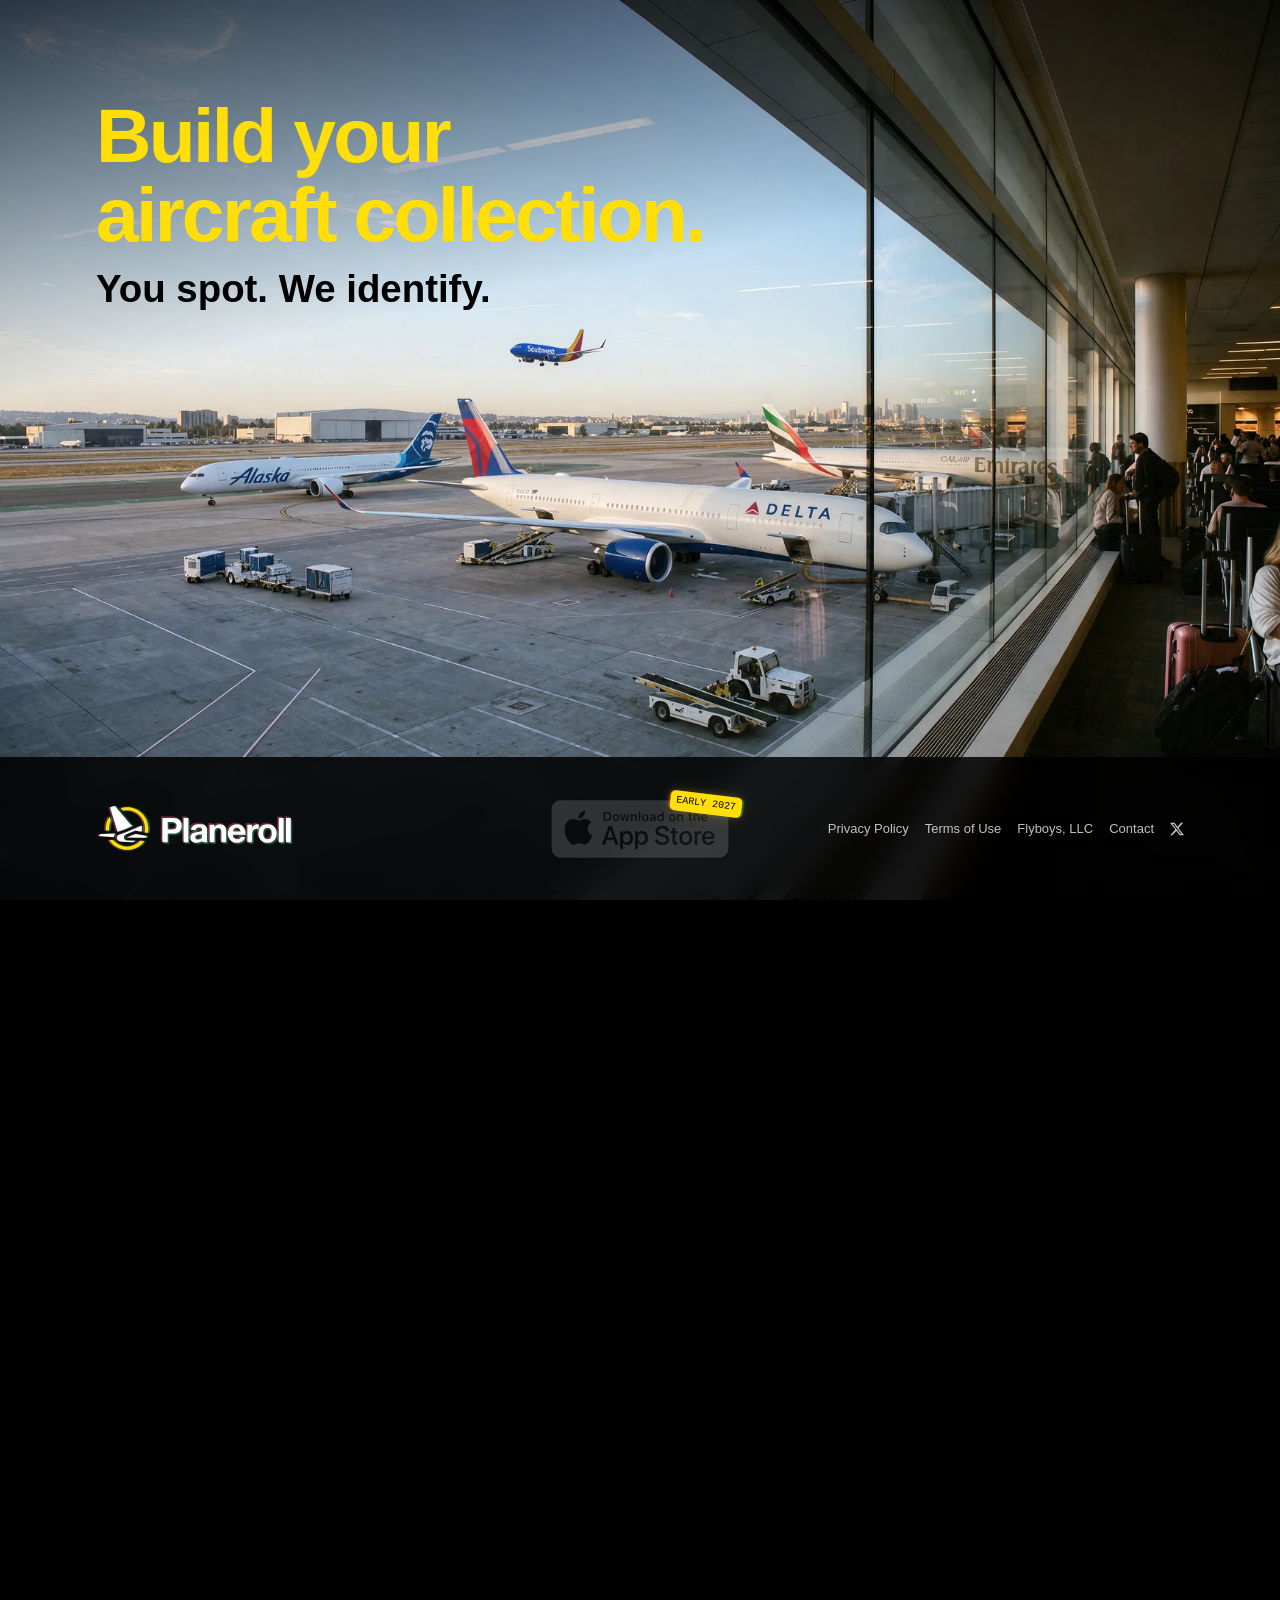
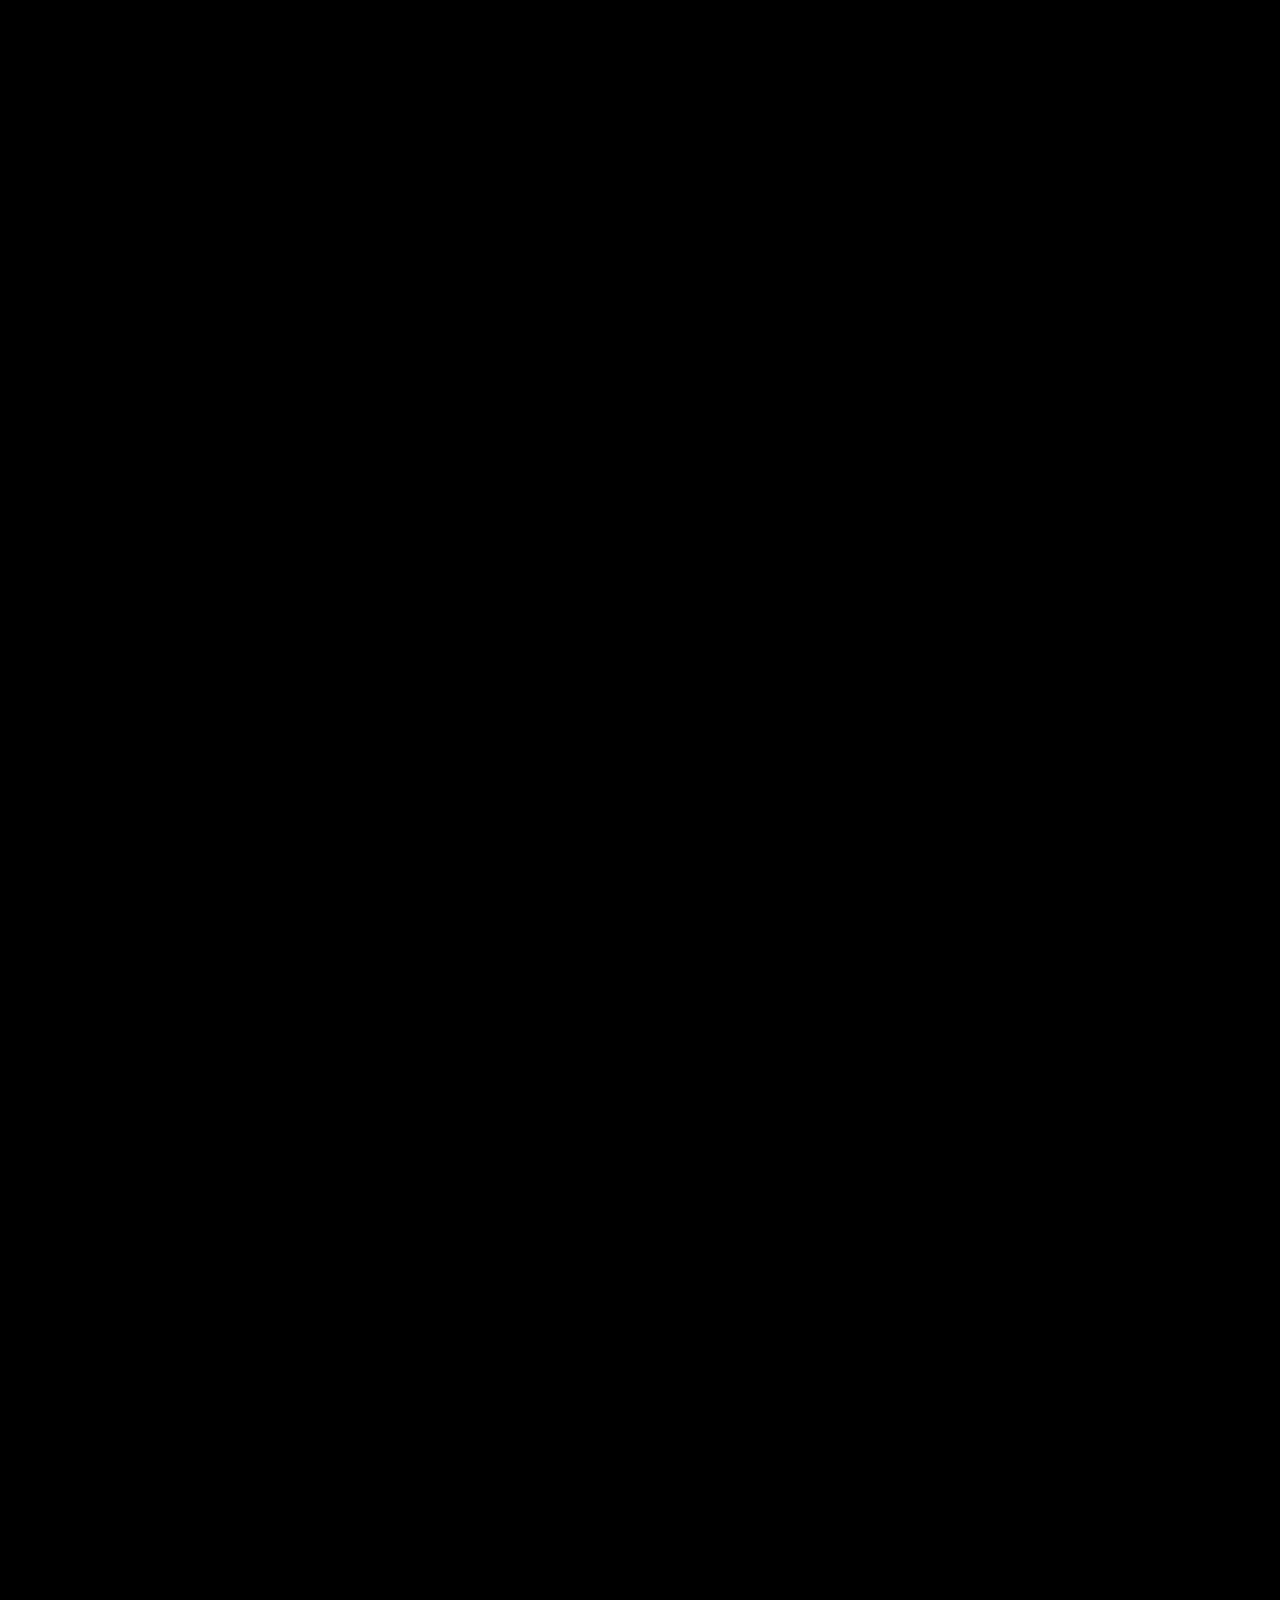
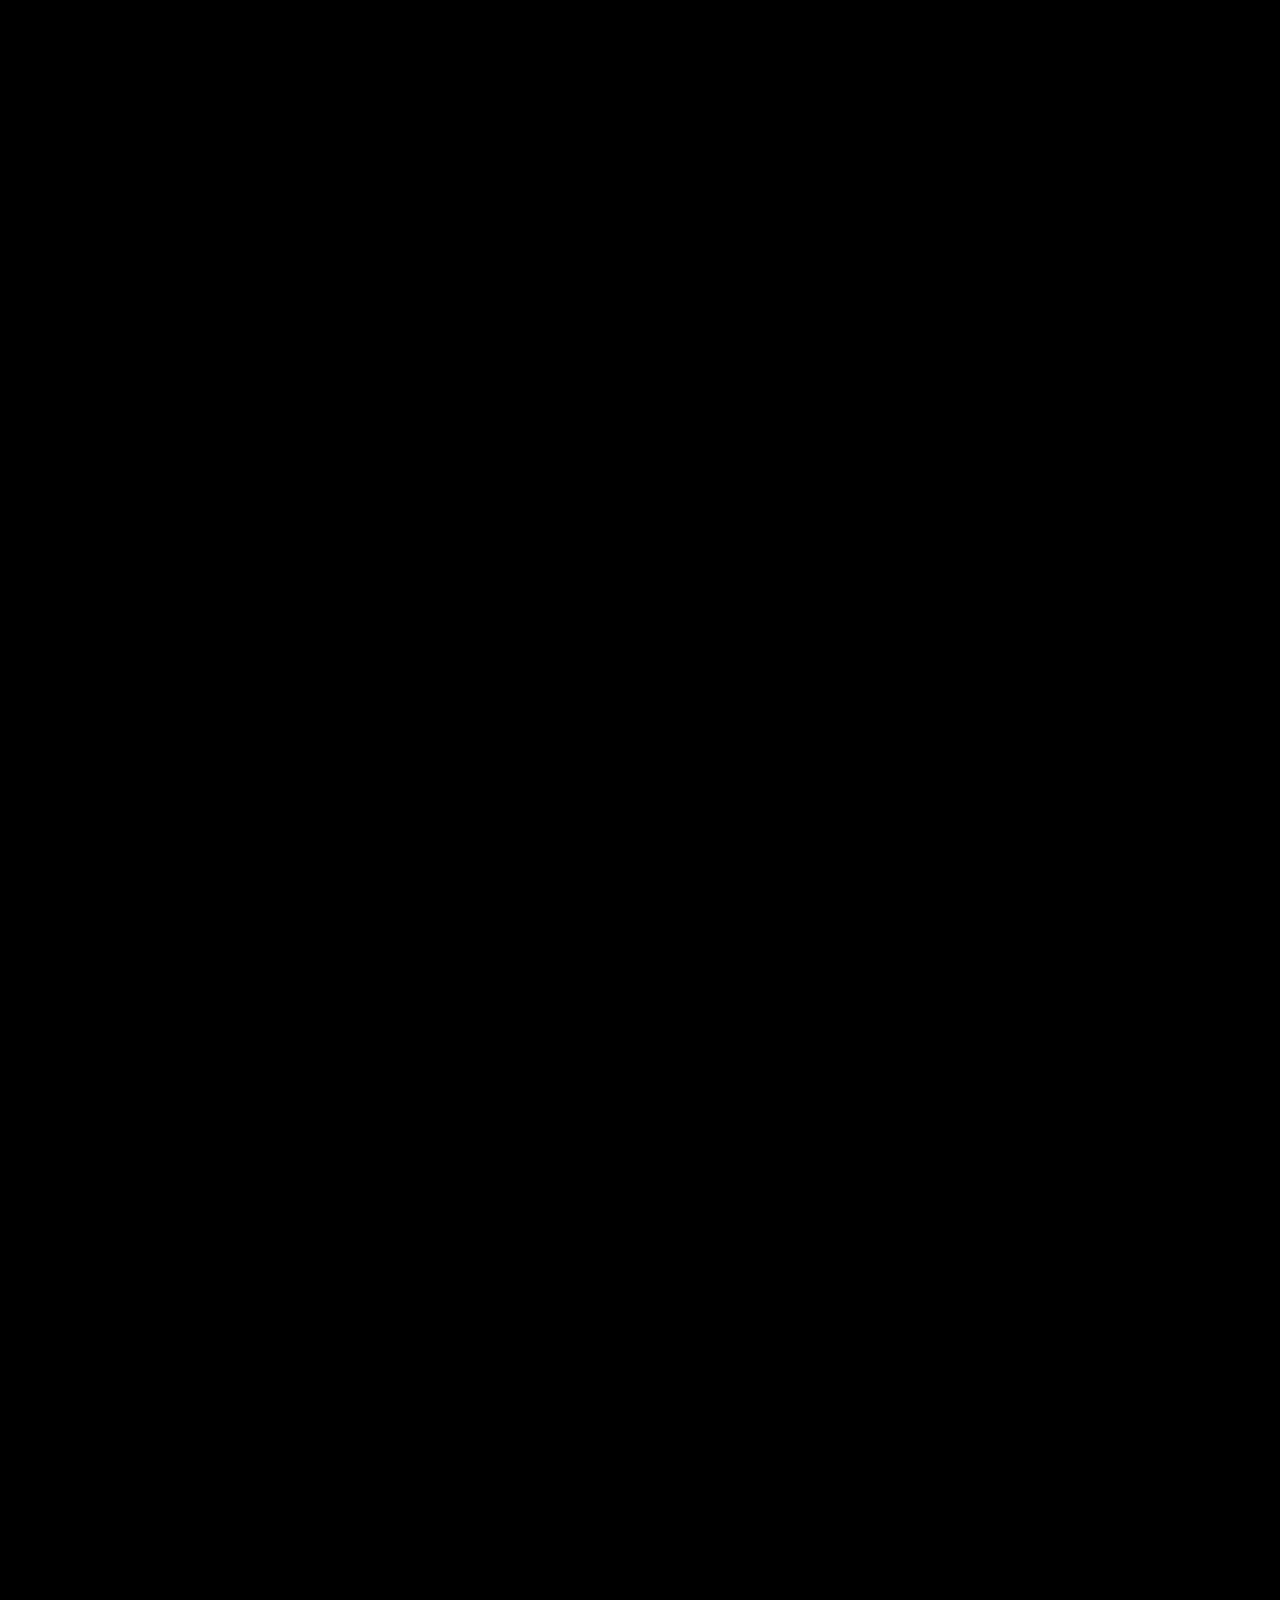
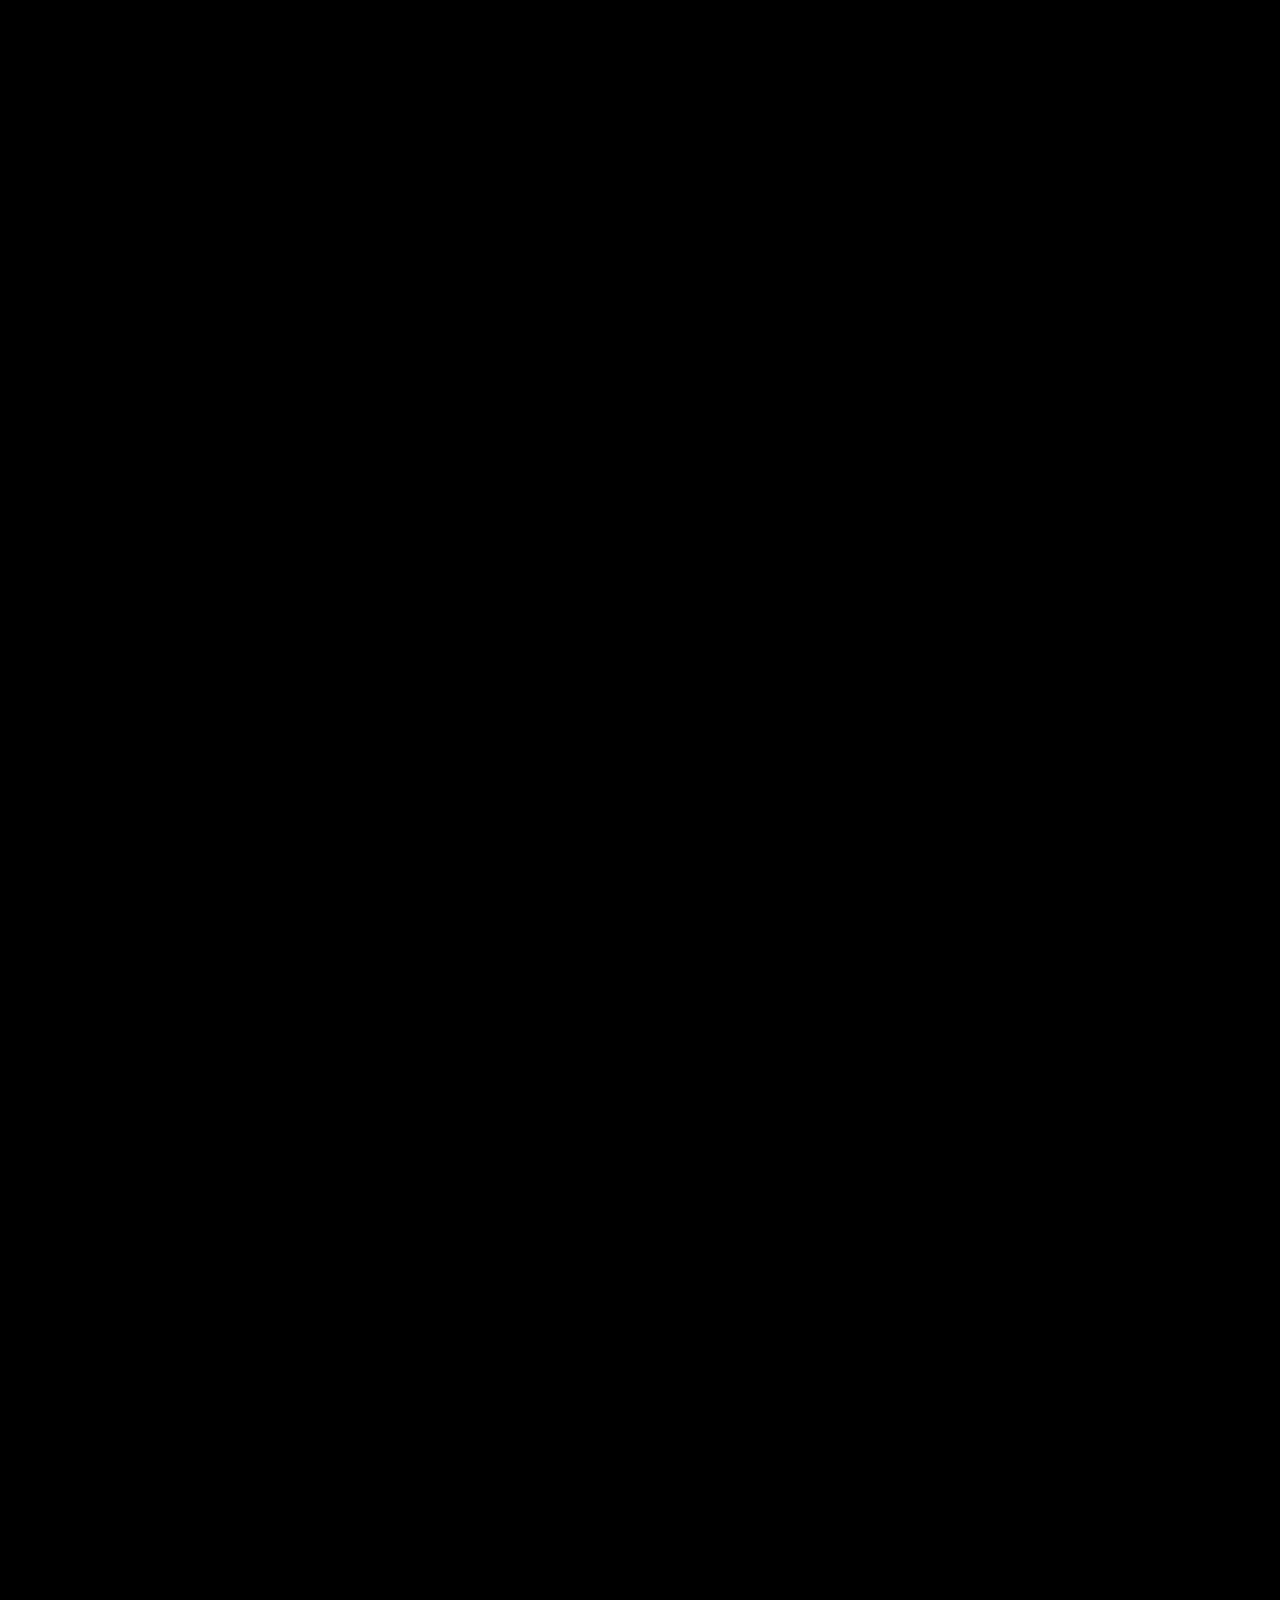
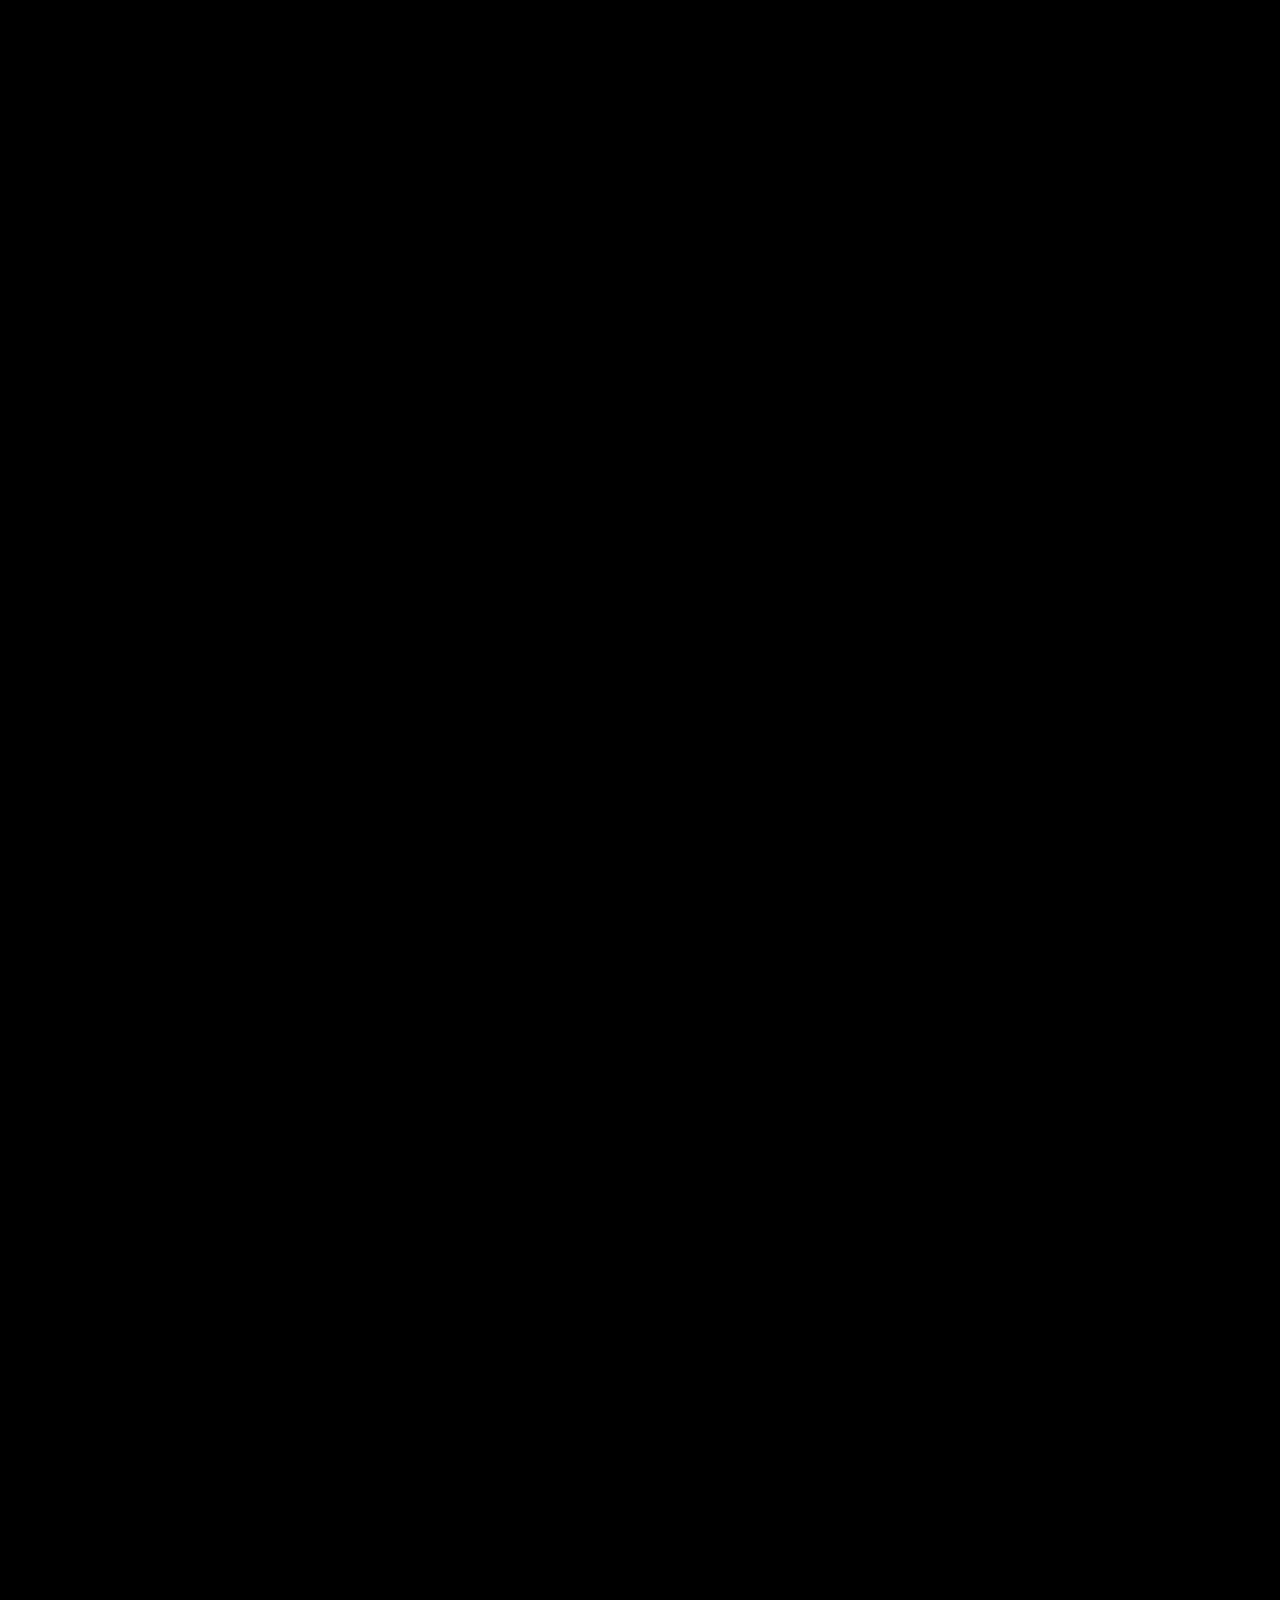
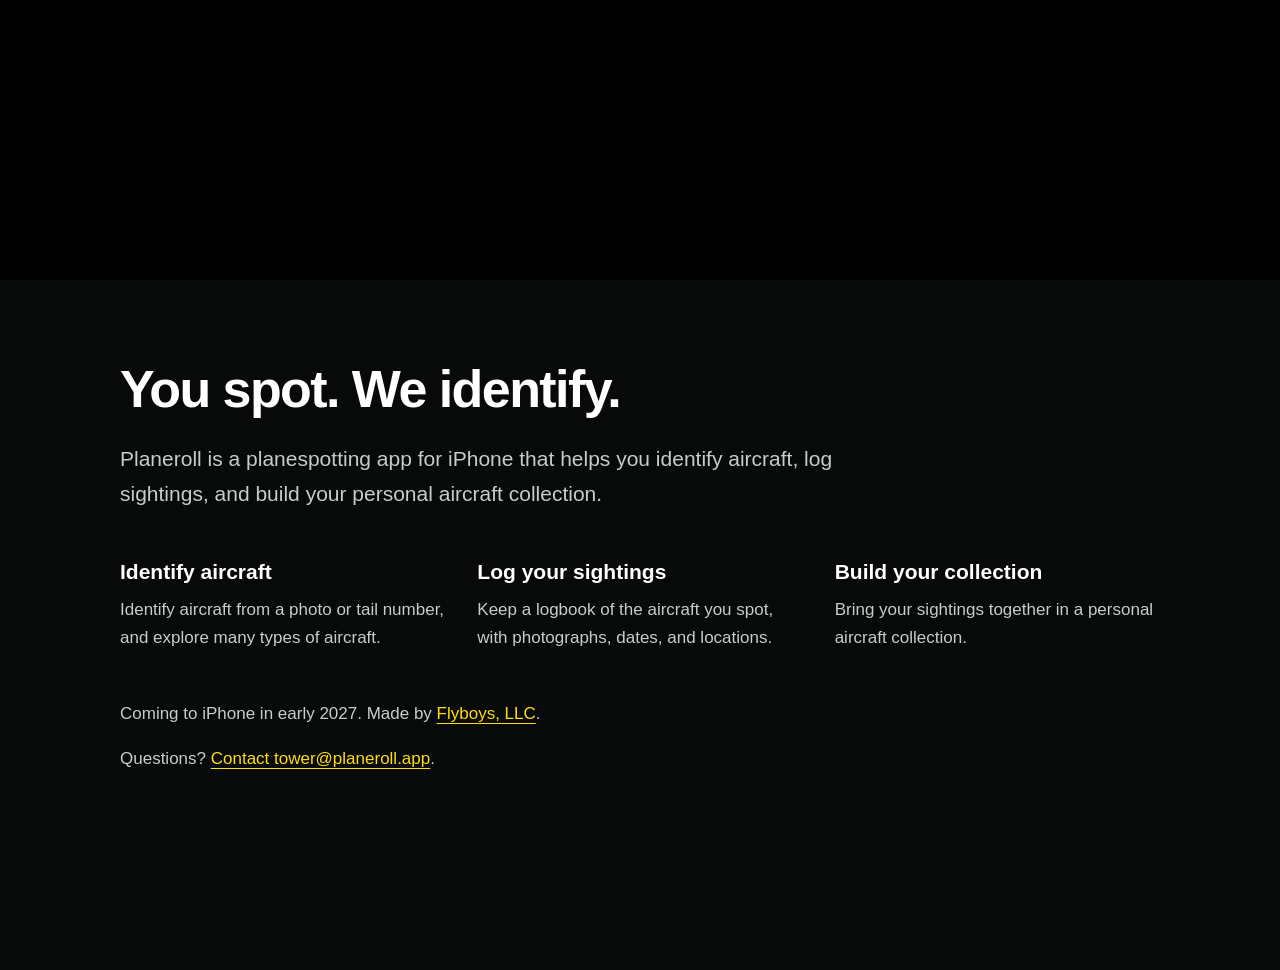
<file: index.html>
<!doctype html>
<html lang="en">
  <head>
    <meta charset="utf-8">
    <meta name="viewport" content="width=device-width, initial-scale=1, viewport-fit=cover">
    <meta name="robots" content="index, follow">
    <meta name="description" content="Planeroll is a plane spotting app for iPhone. Identify aircraft from photos or tail numbers, log sightings, and build your collection. Coming early 2027.">
    <title>Planeroll — Plane Spotting App for iPhone</title>
    <link rel="canonical" href="https://planeroll.app/">
    <meta property="og:type" content="website">
    <meta property="og:site_name" content="Planeroll">
    <meta property="og:url" content="https://planeroll.app/">
    <meta property="og:title" content="Planeroll — Plane Spotting App for iPhone">
    <meta property="og:description" content="Planeroll is a plane spotting app for iPhone. Identify aircraft from photos or tail numbers, log sightings, and build your collection. Coming early 2027.">
    <meta property="og:image" content="https://planeroll.app/assets/previews/main.png">
    <meta property="og:image:type" content="image/png">
    <meta property="og:image:width" content="1200">
    <meta property="og:image:height" content="630">
    <meta property="og:image:alt" content="Planeroll app showing a Cathay Pacific Airbus A350 aircraft card.">
    <meta property="og:image" content="https://planeroll.app/assets/previews/apple.png">
    <meta property="og:image:type" content="image/png">
    <meta property="og:image:width" content="900">
    <meta property="og:image:height" content="473">
    <meta property="og:image:alt" content="Planeroll app showing a Cathay Pacific Airbus A350 aircraft card.">
    <meta name="twitter:card" content="summary_large_image">
    <meta name="twitter:site" content="@planeroll">
    <meta name="twitter:title" content="Planeroll — Plane Spotting App for iPhone">
    <meta name="twitter:description" content="Planeroll is a plane spotting app for iPhone. Identify aircraft from photos or tail numbers, log sightings, and build your collection. Coming early 2027.">
    <meta name="twitter:image" content="https://planeroll.app/assets/previews/x.png">
    <meta name="twitter:image:alt" content="Planeroll app showing a Cathay Pacific Airbus A350 aircraft card.">
    <link rel="apple-touch-icon" sizes="512x512" href="/assets/previews/square-brand.png">
    <link rel="icon" href="assets/favicon.svg?v=3" type="image/svg+xml">
    <link rel="preload" as="image" href="/prototype/airport-terminal-v2.webp" type="image/webp" fetchpriority="high">
    <link rel="stylesheet" href="assets/site-footer.css?v=23">
    <link rel="stylesheet" href="prototype/prototype.css?v=78">
    <link rel="stylesheet" href="prototype/planeroll-camera.css?v=15">
    <link rel="stylesheet" href="prototype/planespot.css?v=12">
    <script>document.documentElement.classList.add('js');</script>
    <script defer src="/assets/platform.js?v=1"></script>
    <script type="module" src="/assets/site-footer.js?v=5"></script>
    <script type="module" src="prototype/prototype.js?v=61"></script>
    <link rel="stylesheet" href="/assets/product-info.css?v=1">
    <script type="application/ld+json">
{
  "@context": "https://schema.org",
  "@graph": [
    {
      "@type": "Organization",
      "@id": "https://planeroll.app/#publisher",
      "name": "Flyboys, LLC",
      "url": "https://flyboys.dev/",
      "email": "tower@planeroll.app"
    },
    {
      "@type": "WebSite",
      "@id": "https://planeroll.app/#website",
      "url": "https://planeroll.app/",
      "name": "Planeroll",
      "publisher": {
        "@id": "https://planeroll.app/#publisher"
      },
      "inLanguage": "en"
    },
    {
      "@type": "WebPage",
      "@id": "https://planeroll.app/#webpage",
      "url": "https://planeroll.app/",
      "name": "Planeroll — Plane Spotting App for iPhone",
      "description": "Planeroll is a plane spotting app for iPhone. Identify aircraft from photos or tail numbers, log sightings, and build your collection. Coming early 2027.",
      "isPartOf": {
        "@id": "https://planeroll.app/#website"
      },
      "mainEntity": {
        "@id": "https://planeroll.app/#app"
      },
      "inLanguage": "en"
    },
    {
      "@type": "SoftwareApplication",
      "@id": "https://planeroll.app/#app",
      "name": "Planeroll",
      "url": "https://planeroll.app/",
      "description": "Planeroll is a planespotting app for iPhone that helps you identify aircraft from photos or tail numbers, log sightings, and build your personal aircraft collection. Coming early 2027.",
      "operatingSystem": "iOS",
      "applicationCategory": "LifestyleApplication",
      "featureList": [
        "Aircraft identification from photographs or tail numbers",
        "Sightings logbook with photographs, dates, and locations",
        "Personal aircraft collection"
      ],
      "image": "https://planeroll.app/assets/previews/square-brand.png",
      "publisher": {
        "@id": "https://planeroll.app/#publisher"
      }
    }
  ]
}
    </script>
    <noscript>
      <style>
        .scroll-story { height: auto !important; }
        .stage { position: relative; height: auto; padding: 48px 24px; }
        .stage::after, .world, .phone, .intro-scroll { display: none; }
        .intro-copy { position: static; width: 100%; max-width: 100%; opacity: 1; }
        .intro-headline, .intro-tagline, .intro-about { opacity: 1; transform: none; }
        .intro-tagline { color: #fff; }
        .site-footer { position: relative; }
      </style>
    </noscript>
  </head>
  <body>
    <a class="skip-details" href="#about-planeroll">Skip to app details</a>
    <main>
    <div class="scroll-story" id="scroll-story" role="region" aria-label="Scroll to photograph an aircraft and reveal its Planeroll spot">
      <div class="stage" id="stage" data-phase="ready">
        <div class="world" id="world" aria-hidden="true"><canvas id="airfield"></canvas></div>
        <div class="intro-copy" id="intro-copy">
          <h1 class="intro-headline" id="intro-headline">Build your aircraft collection.</h1>
          <p class="intro-tagline">You spot. We identify.</p>
          <span class="intro-scroll" role="img" aria-label="Scroll down">
            <svg class="scroll-cue" viewBox="0 0 40 110" fill="none" aria-hidden="true">
              <rect x="9.6" y="2" width="20.8" height="30.4" rx="10.4"/>
              <path class="scroll-cue-wheel" d="M20 9.2v3.6"/>
              <g class="scroll-cue-arrow"><path d="M20 52v48m-6-6 6 6 6-6"/></g>
            </svg>
          </span>
        </div>
        <div class="phone" id="phone" aria-hidden="true">
          <div class="phone-button button-silent"></div><div class="phone-button button-volume"></div><div class="phone-button button-power"></div>
          <div class="phone-screen">
            <div class="camera-app" id="camera-app" aria-hidden="true">
              <div class="camera-feed"><canvas id="viewfinder"></canvas></div>
              <div class="camera-window" id="camera-window">
                <div class="viewfinder-grid"></div>
              </div>
              <div class="camera-header"><img class="camera-hat" src="assets/hat.webp" width="494" height="362" decoding="async" alt="" draggable="false"></div>
              <div class="camera-footer"></div>
              <div class="camera-controls">
                <div class="shutter" id="shutter"><div></div></div>
              </div>
            </div>
            <div class="photo-review" id="photo-review" aria-hidden="true">
              <div class="photo-loading">
                <div class="photo-glow"></div>
                <p class="photo-analysis phosphor-label">
                  <span class="phosphor-glow phosphor-glow-near" aria-hidden="true">ANALYZING...</span>
                  <span class="phosphor-glow phosphor-glow-wide" aria-hidden="true">ANALYZING...</span>
                  <span class="phosphor-text">ANALYZING...</span>
                </p>
              </div>
              <canvas class="captured-photo" id="captured-photo"></canvas>
            </div>
            <div class="collection-home" id="collection-home" aria-hidden="true">
              <img id="collection-screenshot" data-src="prototype/collection-home-804.webp" data-srcset="prototype/collection-home-804.webp 804w, prototype/collection-home-1206.webp 1206w" sizes="(max-width: 600px) calc(100vw - 48px), 402px" decoding="async" width="1206" height="2622" alt="Planeroll collection of 37 aircraft" draggable="false">
              <div class="collection-artwork"><img data-src="prototype/collection-home-804.webp" data-srcset="prototype/collection-home-804.webp 804w, prototype/collection-home-1206.webp 1206w" sizes="(max-width: 600px) calc(100vw - 48px), 402px" decoding="async" width="1206" height="2622" alt="" draggable="false"></div>
            </div>
            <div class="spot-app" id="spot-app" aria-hidden="true">
              <img class="spot-screenshot" id="spot-screenshot" data-src="prototype/planespot-a350-900-operator-804.webp" data-srcset="prototype/planespot-a350-900-operator-804.webp 804w, prototype/planespot-a350-900-operator-1206.webp 1206w" sizes="(max-width: 600px) calc(100vw - 48px), 402px" decoding="async" width="1206" height="2622" alt="Planeroll planespot: Delta Air Lines Airbus A350-900 at Aster International Airport, N350PR." draggable="false">
              <img class="spot-screenshot spot-blank-screenshot" id="spot-blank-screenshot" data-src="prototype/planespot-a350-900-blank-804.webp" data-srcset="prototype/planespot-a350-900-blank-804.webp 804w, prototype/planespot-a350-900-blank-1206.webp 1206w" sizes="(max-width: 600px) calc(100vw - 48px), 402px" decoding="async" width="1206" height="2622" alt="" draggable="false">
              <div class="spot-scanline"><span class="scan-outer"></span><span class="scan-inner"></span><span class="scan-core"></span></div>
              <img class="spot-screenshot spot-details-background" id="spot-details-background" data-src="prototype/planespot-a350-900-no-text-804.webp" data-srcset="prototype/planespot-a350-900-no-text-804.webp 804w, prototype/planespot-a350-900-no-text-1206.webp 1206w" sizes="(max-width: 600px) calc(100vw - 48px), 402px" decoding="async" width="1206" height="2622" alt="" draggable="false">
              <!-- Every region samples the same aligned capture. Clip boundaries move;
                   the screenshot texture never scales or slides during the reveal. -->
              <div class="spot-details">
                <div class="spot-detail-region" style="--detail-x:1000; --detail-y:1728; --detail-width:206; --detail-height:106"></div>
                <div class="spot-detail-region" style="--detail-x:0; --detail-y:2155; --detail-width:350; --detail-height:189"></div>
                <div class="spot-detail-region" style="--detail-x:603; --detail-y:2155; --detail-width:317; --detail-height:189"></div>
                <div class="spot-detail-region spot-detail-reveal" data-field="operator" style="--detail-x:0; --detail-y:1728; --detail-width:1206; --detail-height:106; --detail-delay:0ms"></div>
                <div class="spot-detail-region spot-detail-reveal" data-field="airport" style="--detail-x:0; --detail-y:1834; --detail-width:1206; --detail-height:70; --detail-delay:90ms"></div>
                <div class="spot-detail-region spot-detail-reveal" data-field="date" style="--detail-x:0; --detail-y:1904; --detail-width:256; --detail-height:64; --detail-delay:180ms"></div>
                <div class="spot-detail-region spot-detail-reveal" data-field="registration" style="--detail-x:256; --detail-y:1904; --detail-width:950; --detail-height:64; --detail-delay:180ms"></div>
                <div class="spot-detail-region spot-detail-reveal" data-field="manufacturer" style="--detail-x:0; --detail-y:1998; --detail-width:1206; --detail-height:47; --detail-delay:270ms"></div>
                <div class="spot-detail-region spot-detail-reveal" data-field="model" style="--detail-x:0; --detail-y:2045; --detail-width:1206; --detail-height:110; --detail-delay:360ms"></div>
                <div class="spot-detail-region spot-detail-reveal" data-field="first-flight" style="--detail-x:350; --detail-y:2155; --detail-width:253; --detail-height:63; --detail-delay:450ms"></div>
                <div class="spot-detail-region spot-detail-reveal" data-field="built" style="--detail-x:920; --detail-y:2155; --detail-width:286; --detail-height:63; --detail-delay:450ms"></div>
                <div class="spot-detail-region spot-detail-reveal" data-field="passengers" style="--detail-x:350; --detail-y:2218; --detail-width:253; --detail-height:63; --detail-delay:540ms"></div>
                <div class="spot-detail-region spot-detail-reveal" data-field="speed" style="--detail-x:920; --detail-y:2218; --detail-width:286; --detail-height:63; --detail-delay:540ms"></div>
                <div class="spot-detail-region spot-detail-reveal" data-field="range" style="--detail-x:350; --detail-y:2281; --detail-width:253; --detail-height:63; --detail-delay:630ms"></div>
                <div class="spot-detail-region spot-detail-reveal" data-field="weight" style="--detail-x:920; --detail-y:2281; --detail-width:286; --detail-height:63; --detail-delay:630ms"></div>
              </div>
            </div>
            <svg width="0" height="0" aria-hidden="true" style="position:absolute"><defs>
              <clipPath id="collection-button-circles" clipPathUnits="objectBoundingBox">
                <ellipse cx=".3364" cy=".9443" rx=".072" ry=".0331" />
                <ellipse cx=".5" cy=".9443" rx=".072" ry=".0331" />
                <ellipse cx=".6645" cy=".9443" rx=".072" ry=".0331" />
              </clipPath>
            </defs></svg>
            <div class="collection-navigation" id="collection-navigation" aria-hidden="true">
              <img data-src="prototype/collection-navigation-804.webp" data-srcset="prototype/collection-navigation-804.webp 804w, prototype/collection-navigation-1206.webp 1206w" sizes="(max-width: 600px) calc(100vw - 48px), 402px" decoding="async" width="1206" height="2622" alt="" draggable="false">
            </div>
            <section class="final-screen" id="final-screen" aria-label="About Planeroll">
              <img class="final-screen-symbol" id="final-screen-symbol" src="/assets/planeroll-symbol-with-effects.svg" width="826" height="702" alt="" draggable="false">
              <p class="final-screen-copy" id="final-screen-copy">Planeroll is a planespotting app that helps you identify aircraft, log sightings, and build your personal aircraft collection.</p>
            </section>
            <div class="capture-shutter" id="capture-shutter">
              <div class="shutter-blade shutter-blade-top" id="shutter-blade-top"></div>
              <div class="shutter-blade shutter-blade-bottom" id="shutter-blade-bottom"></div>
            </div>
            <div class="phone-status">
              <div class="status-leading"><time id="phone-time" aria-live="off"></time></div>
              <div class="status-trailing">
                <span class="status-icons" role="img" aria-label="Preview: full cellular signal, Wi-Fi connected, full battery">
                  <svg class="status-cellular" viewBox="0 0 19.2 12.3" aria-hidden="true"><rect y="8.1" width="3.3" height="4.2" rx=".9"/><rect x="5.3" y="5.4" width="3.3" height="6.9" rx=".9"/><rect x="10.6" y="2.7" width="3.3" height="9.6" rx=".9"/><rect x="15.9" width="3.3" height="12.3" rx=".9"/></svg>
                  <svg class="status-wifi" viewBox="0 0 17.4 12.5" aria-hidden="true"><path d="M8.7.3A12.8 12.8 0 0 0 .2 3.55a.45.45 0 0 0-.02.65l1.3 1.34a.43.43 0 0 0 .6.02 10.1 10.1 0 0 1 13.24 0 .43.43 0 0 0 .6-.02l1.3-1.34a.45.45 0 0 0-.02-.65A12.8 12.8 0 0 0 8.7.3Zm0 4.2a8.6 8.6 0 0 0-5.57 2.03.43.43 0 0 0-.03.64l1.33 1.36a.43.43 0 0 0 .58.04 5.85 5.85 0 0 1 7.38 0 .43.43 0 0 0 .58-.04l1.33-1.36a.43.43 0 0 0-.03-.64A8.6 8.6 0 0 0 8.7 4.5Zm0 4.25c-.9 0-1.77.27-2.5.77a.38.38 0 0 0-.05.58l2.27 2.29a.4.4 0 0 0 .56 0l2.27-2.29a.38.38 0 0 0-.05-.58 4.4 4.4 0 0 0-2.5-.77Z"/></svg>
                  <svg class="status-battery" viewBox="0 0 27.5 13" aria-hidden="true"><rect width="24.5" height="13" rx="4.2"/><rect class="battery-terminal" x="25.5" y="4.25" width="1.75" height="4.5" rx=".875"/></svg>
                </span>
              </div>
            </div>
            <div class="dynamic-island"></div>
          </div>
        </div>
      </div>
      <p class="sr-only" id="scene-description" role="status">Scroll down to raise the phone, frame the aircraft, capture a photo, and reveal a sample Planeroll collection screen. Scroll up to return to the camera and airfield. All aircraft details shown are demonstration data.</p>
    </div>
    <section class="product-info" id="about-planeroll" aria-labelledby="about-heading" tabindex="-1">
      <h2 id="about-heading">You spot. We identify.</h2>
      <p class="product-introduction">Planeroll is a planespotting app for iPhone that helps you identify aircraft, log sightings, and build your personal aircraft collection.</p>
      <div class="product-features">
        <section aria-labelledby="identify-heading">
          <h3 id="identify-heading">Identify aircraft</h3>
          <p>Identify aircraft from a photo or tail number, and explore many types of aircraft.</p>
        </section>
        <section aria-labelledby="sightings-heading">
          <h3 id="sightings-heading">Log your sightings</h3>
          <p>Keep a logbook of the aircraft you spot, with photographs, dates, and locations.</p>
        </section>
        <section aria-labelledby="collection-heading">
          <h3 id="collection-heading">Build your collection</h3>
          <p>Bring your sightings together in a personal aircraft collection.</p>
        </section>
      </div>
      <p class="product-availability">Coming to iPhone in early 2027. Made by <a href="https://flyboys.dev/" target="_blank" rel="noopener noreferrer">Flyboys, LLC</a>.</p>
      <p>Questions? <a href="mailto:tower@planeroll.app">Contact tower@planeroll.app</a>.</p>
    </section>
    </main>
    <footer class="site-footer" id="site-footer">
      <a class="site-footer-brand" href="/" aria-label="Planeroll home"><img class="site-footer-logo" src="/assets/planeroll-logo-with-effects.svg" width="1482" height="351" alt="Planeroll" fetchpriority="high" draggable="false"></a>
      <div class="site-footer-app-store">
        <img class="app-store-badge" src="/assets/app-store-badge-white.svg" width="120" height="40" alt="Download on the App Store" draggable="false">
        <span class="app-store-coming">EARLY 2027</span>
      </div>
      <nav class="site-footer-links" aria-label="Footer">
        <a href="/privacy-policy/">Privacy Policy</a>
        <a href="/terms-of-use/">Terms of Use</a>
        <a href="https://flyboys.dev" target="_blank" rel="noopener noreferrer">Flyboys, LLC</a>
        <a href="mailto:tower@planeroll.app">Contact</a>
        <a class="site-footer-social" href="https://x.com/planeroll" target="_blank" rel="noopener noreferrer" aria-label="Planeroll on X">
          <svg viewBox="0 0 24 24" width="14" height="14" fill="currentColor" aria-hidden="true"><path d="M18.901 1.153h3.68l-8.04 9.19L24 22.846h-7.406l-5.8-7.584-6.64 7.584H.47l8.6-9.835L0 1.154h7.594l5.243 6.932ZM17.61 20.644h2.039L6.486 3.24H4.298Z"/></svg>
        </a>
      </nav>
    </footer>

  </body>
</html>
</file>
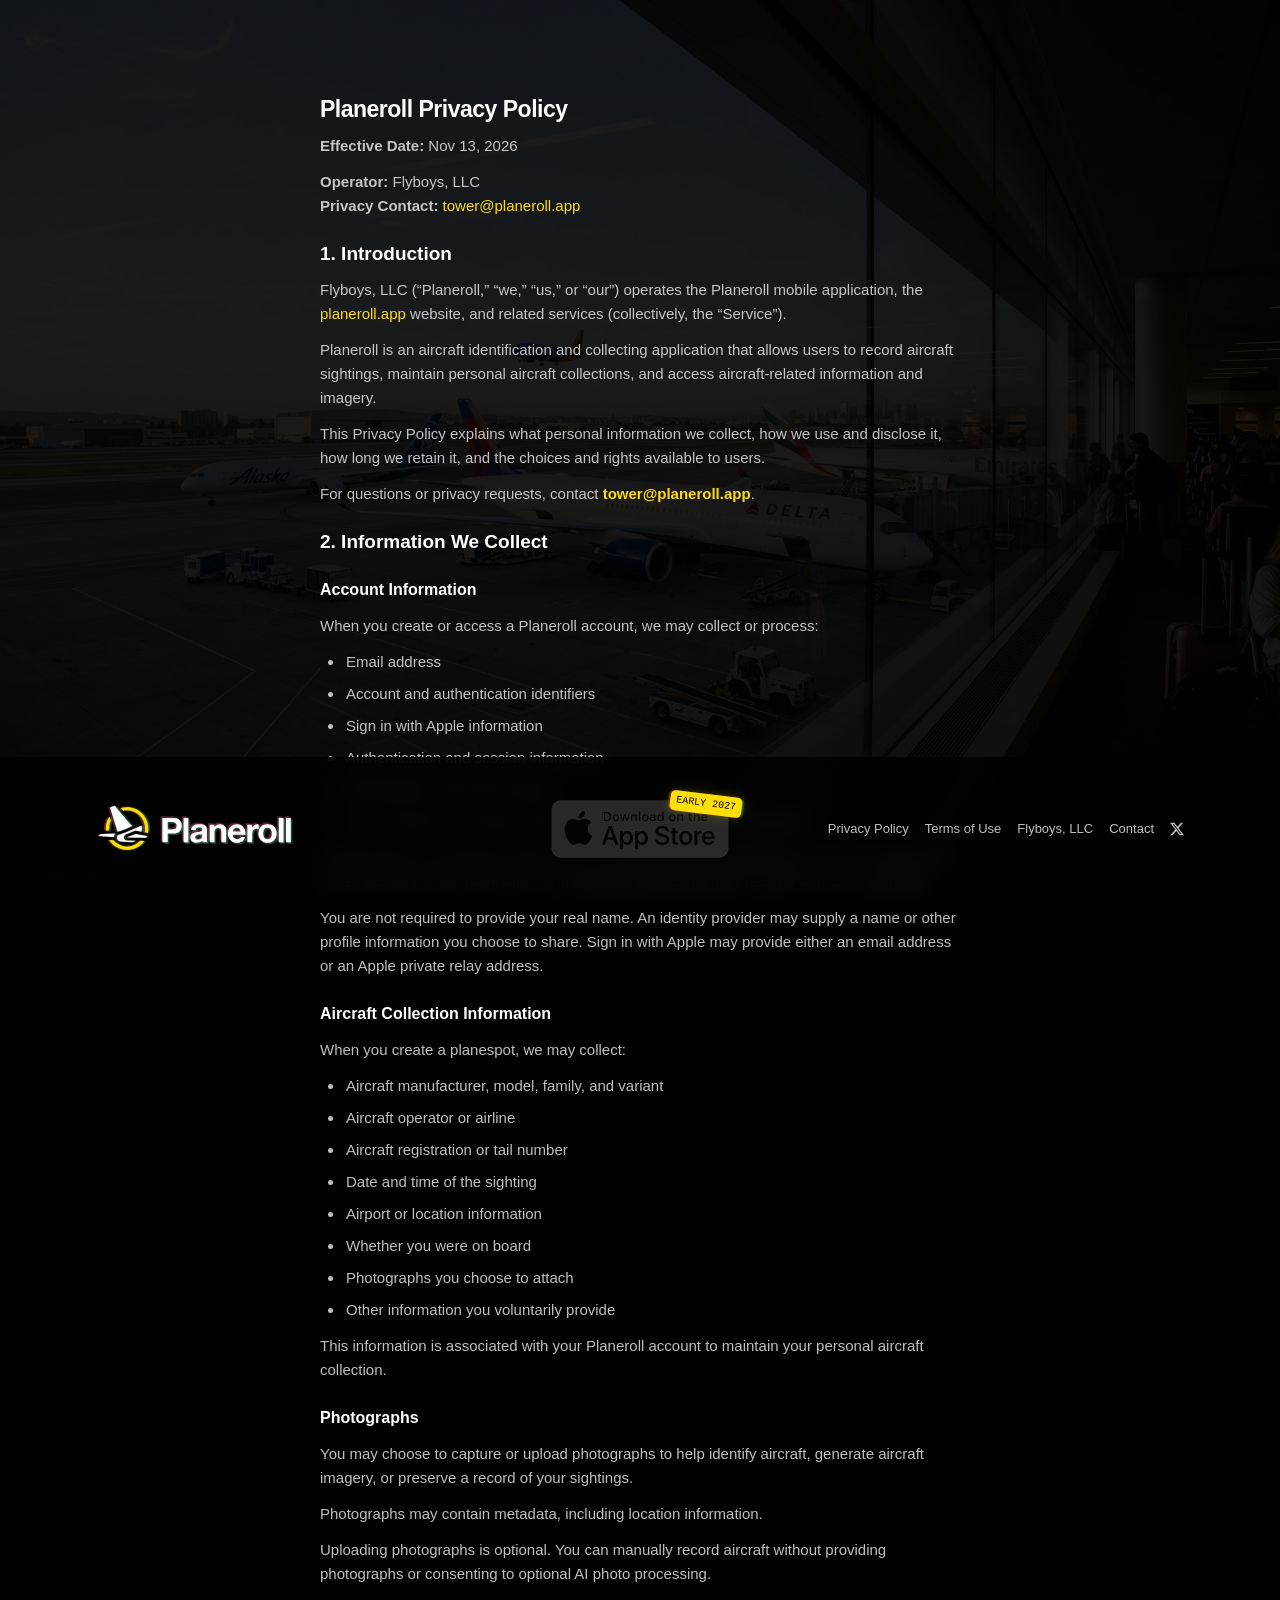
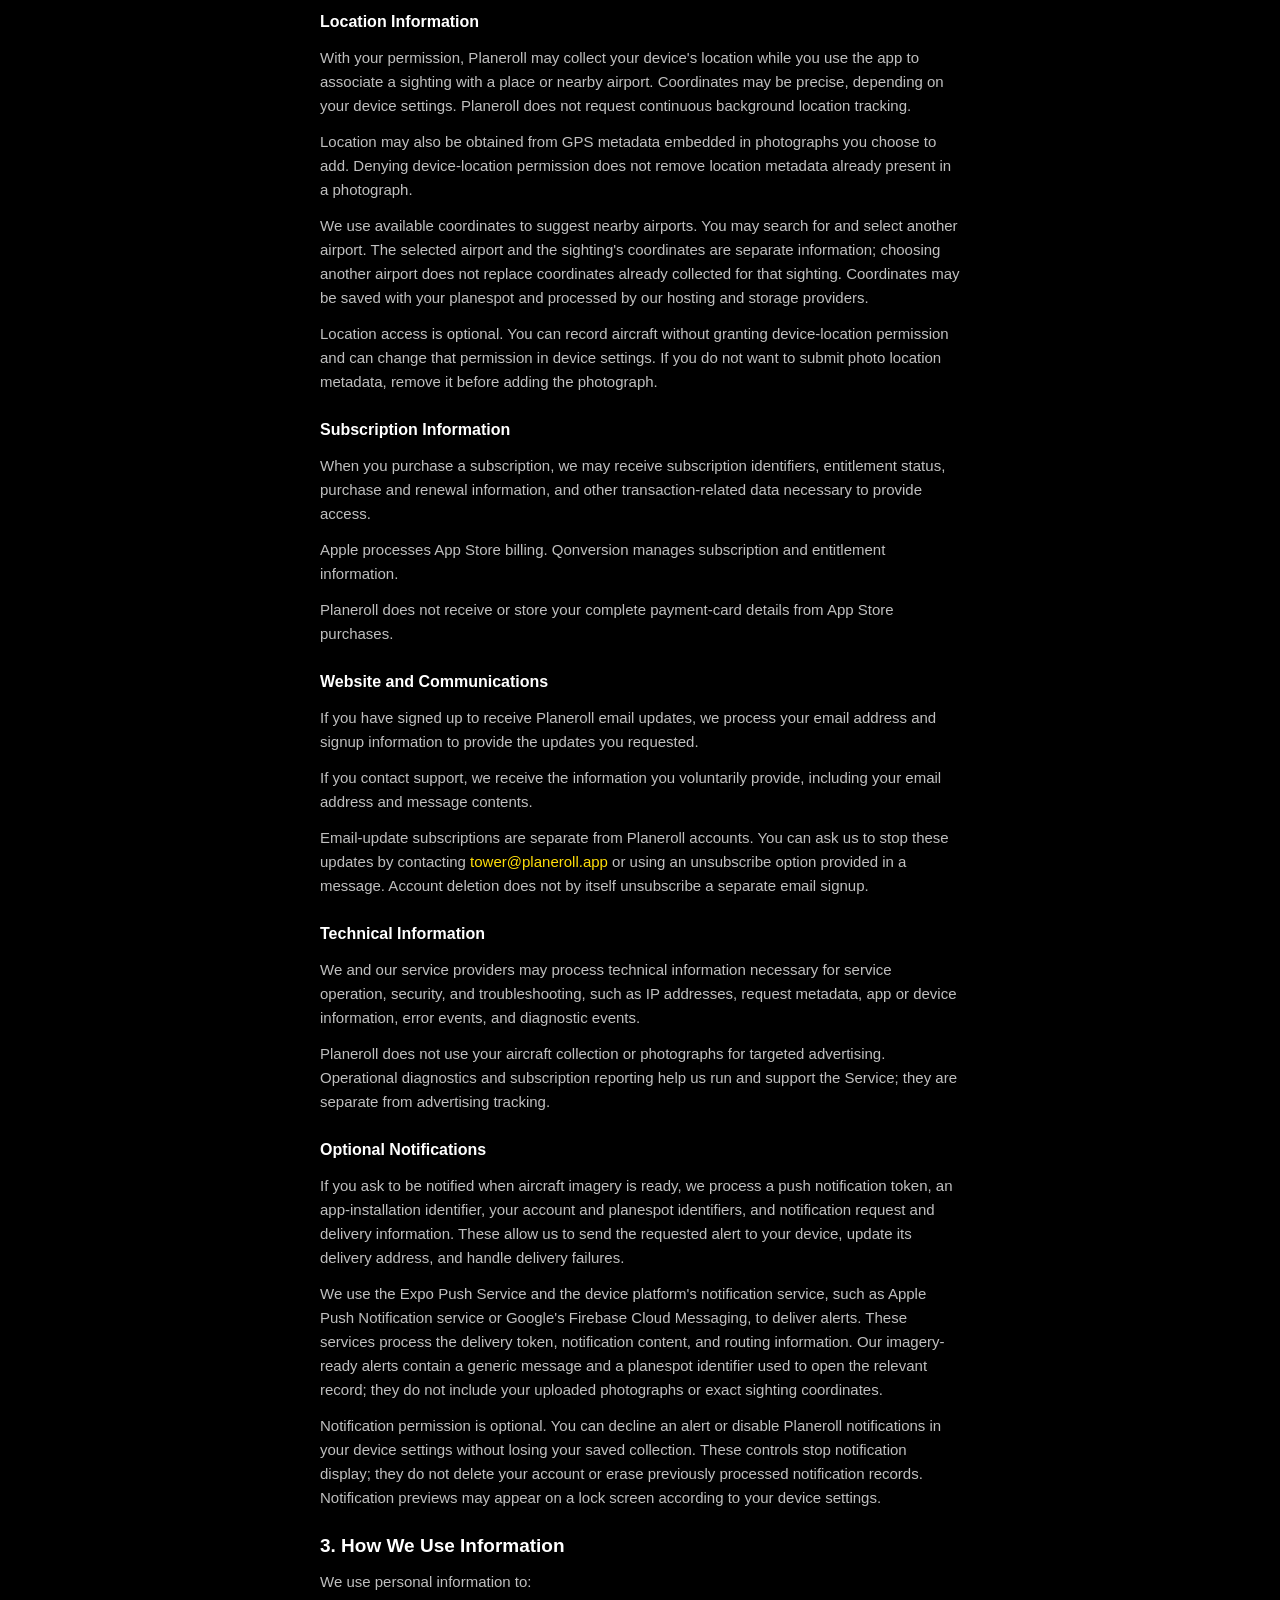
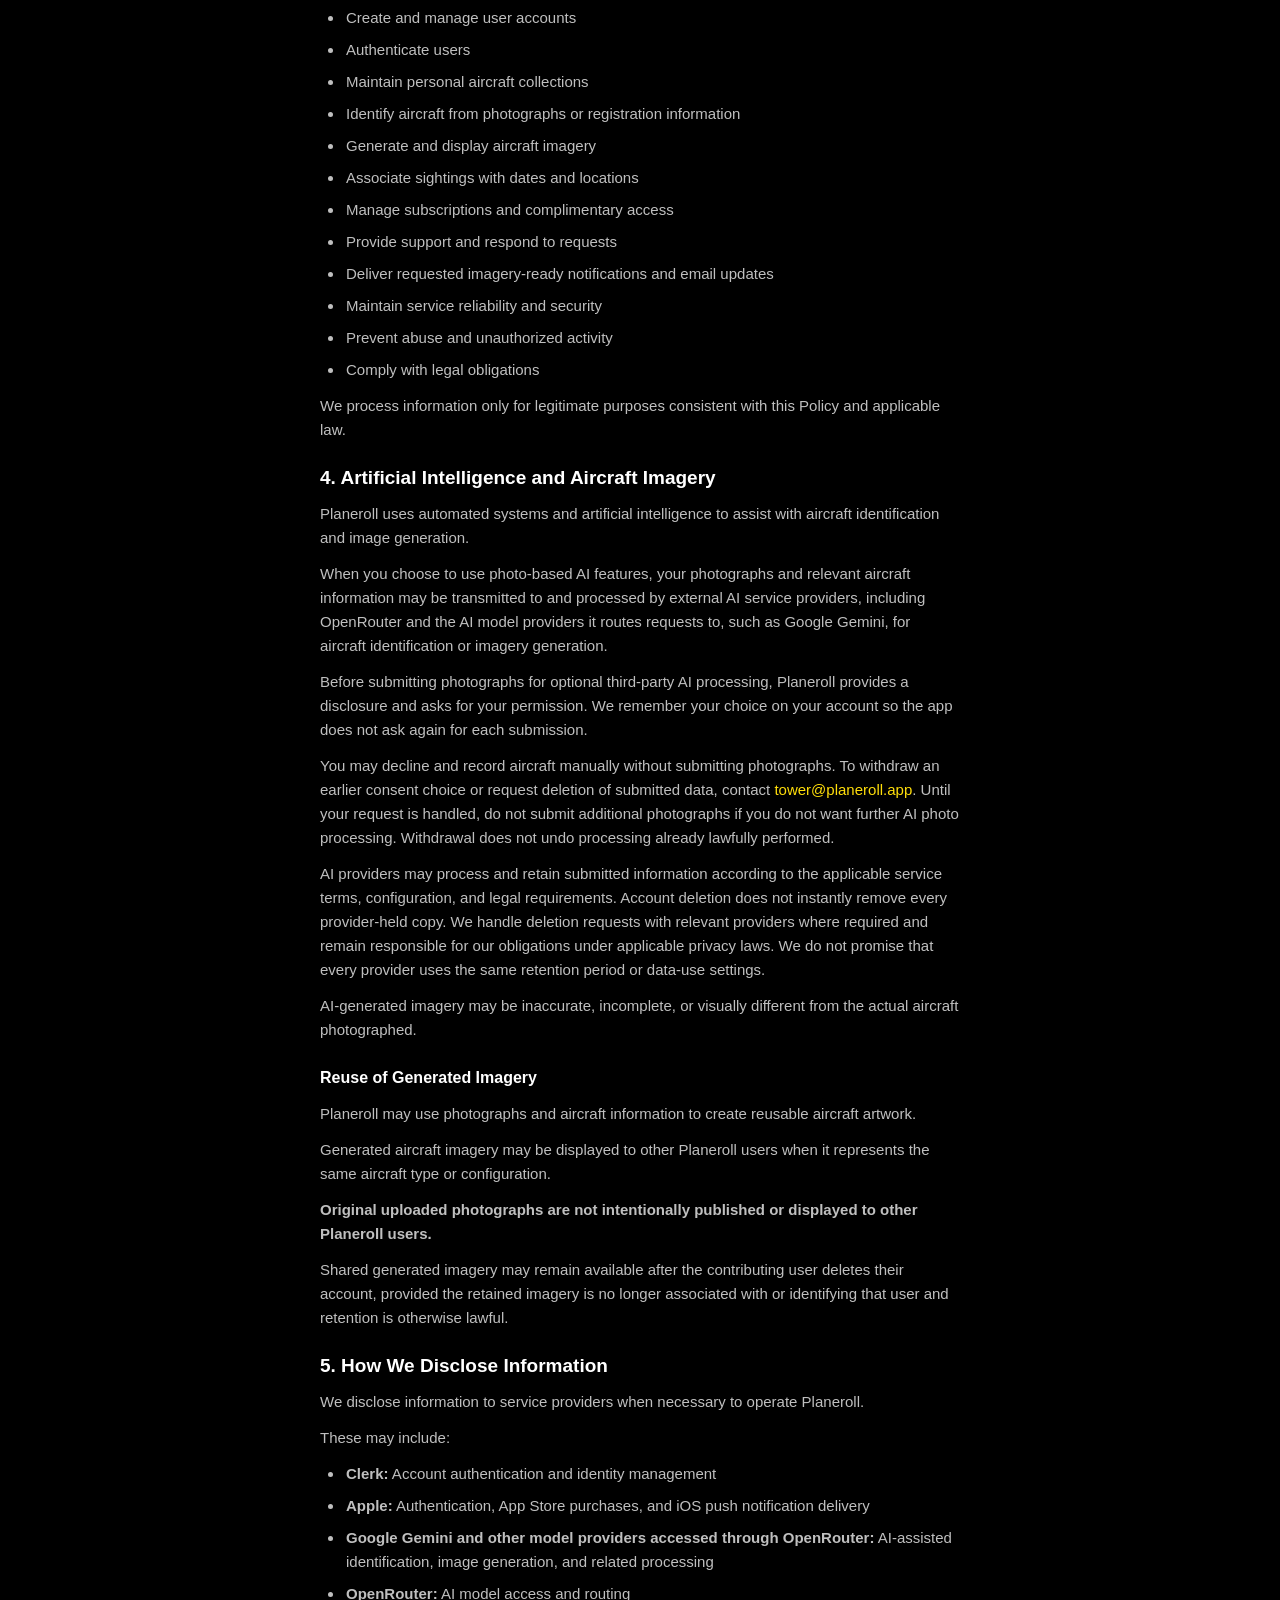
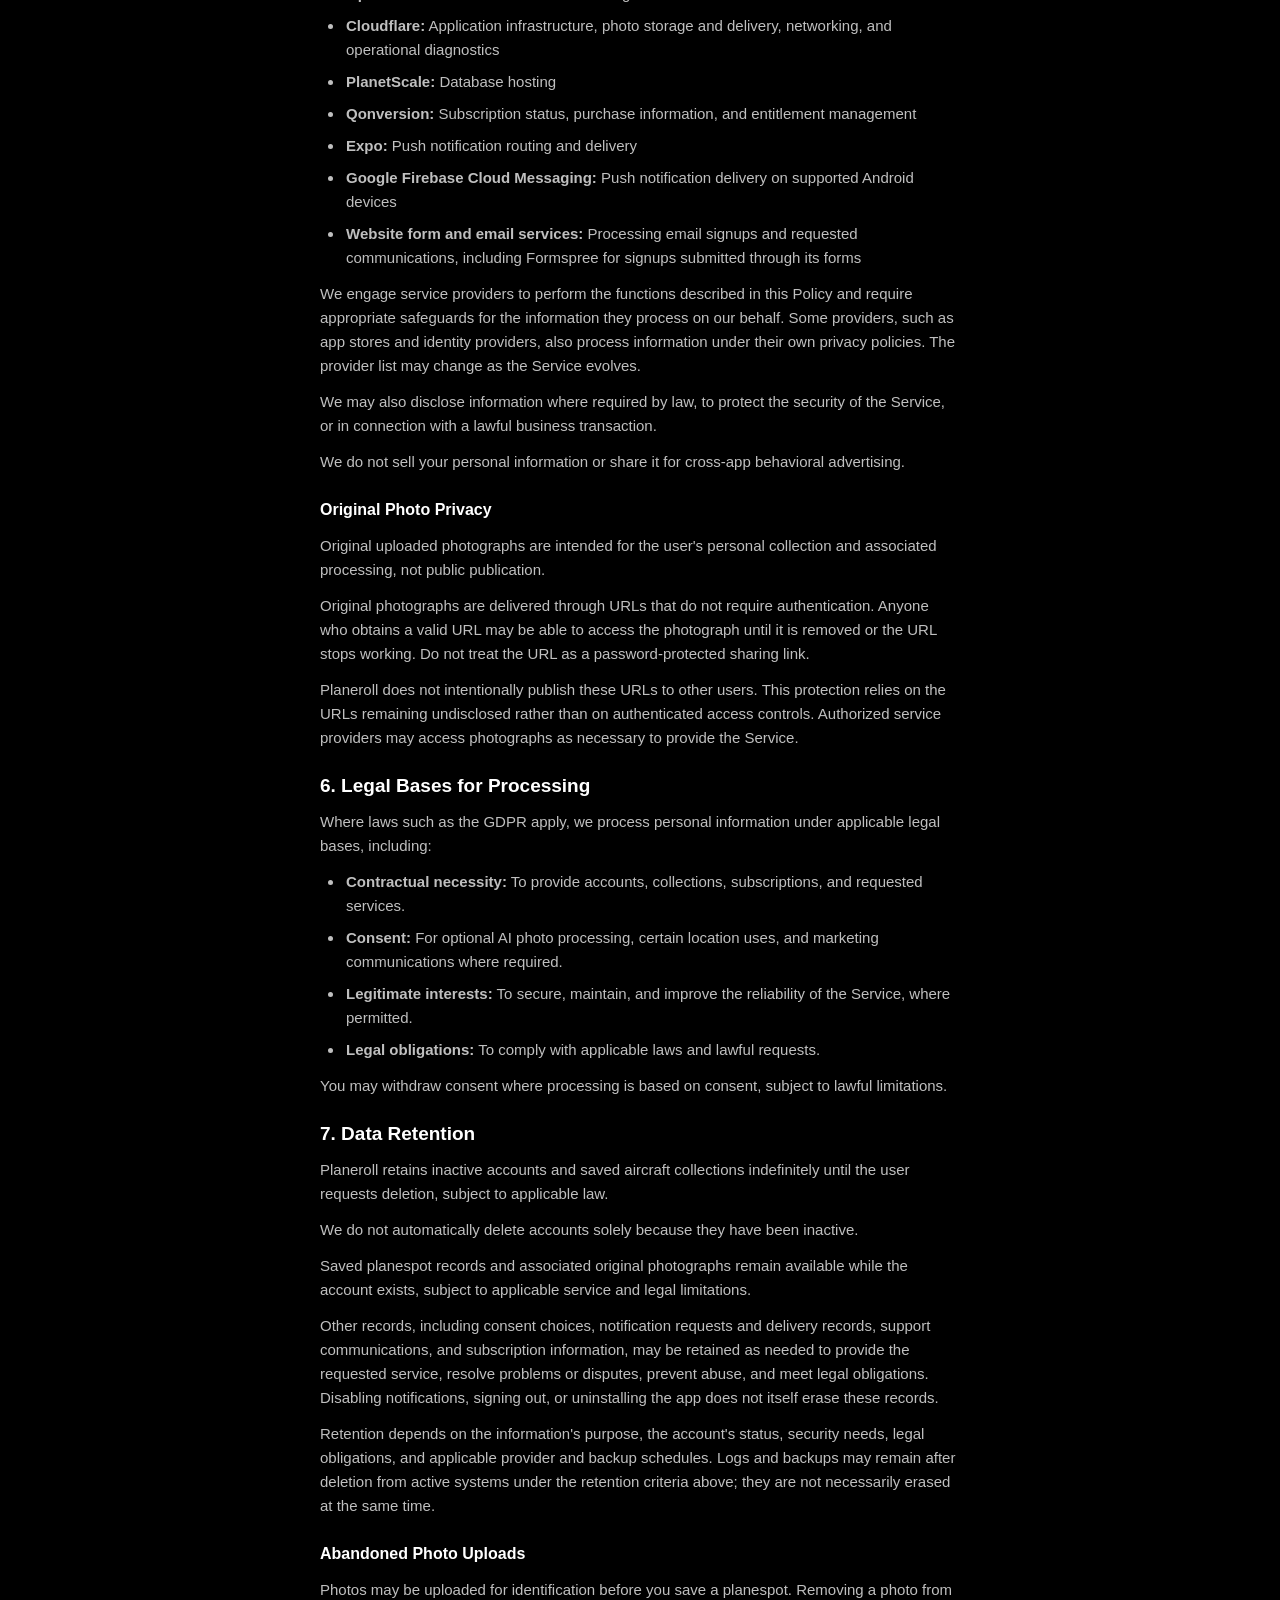
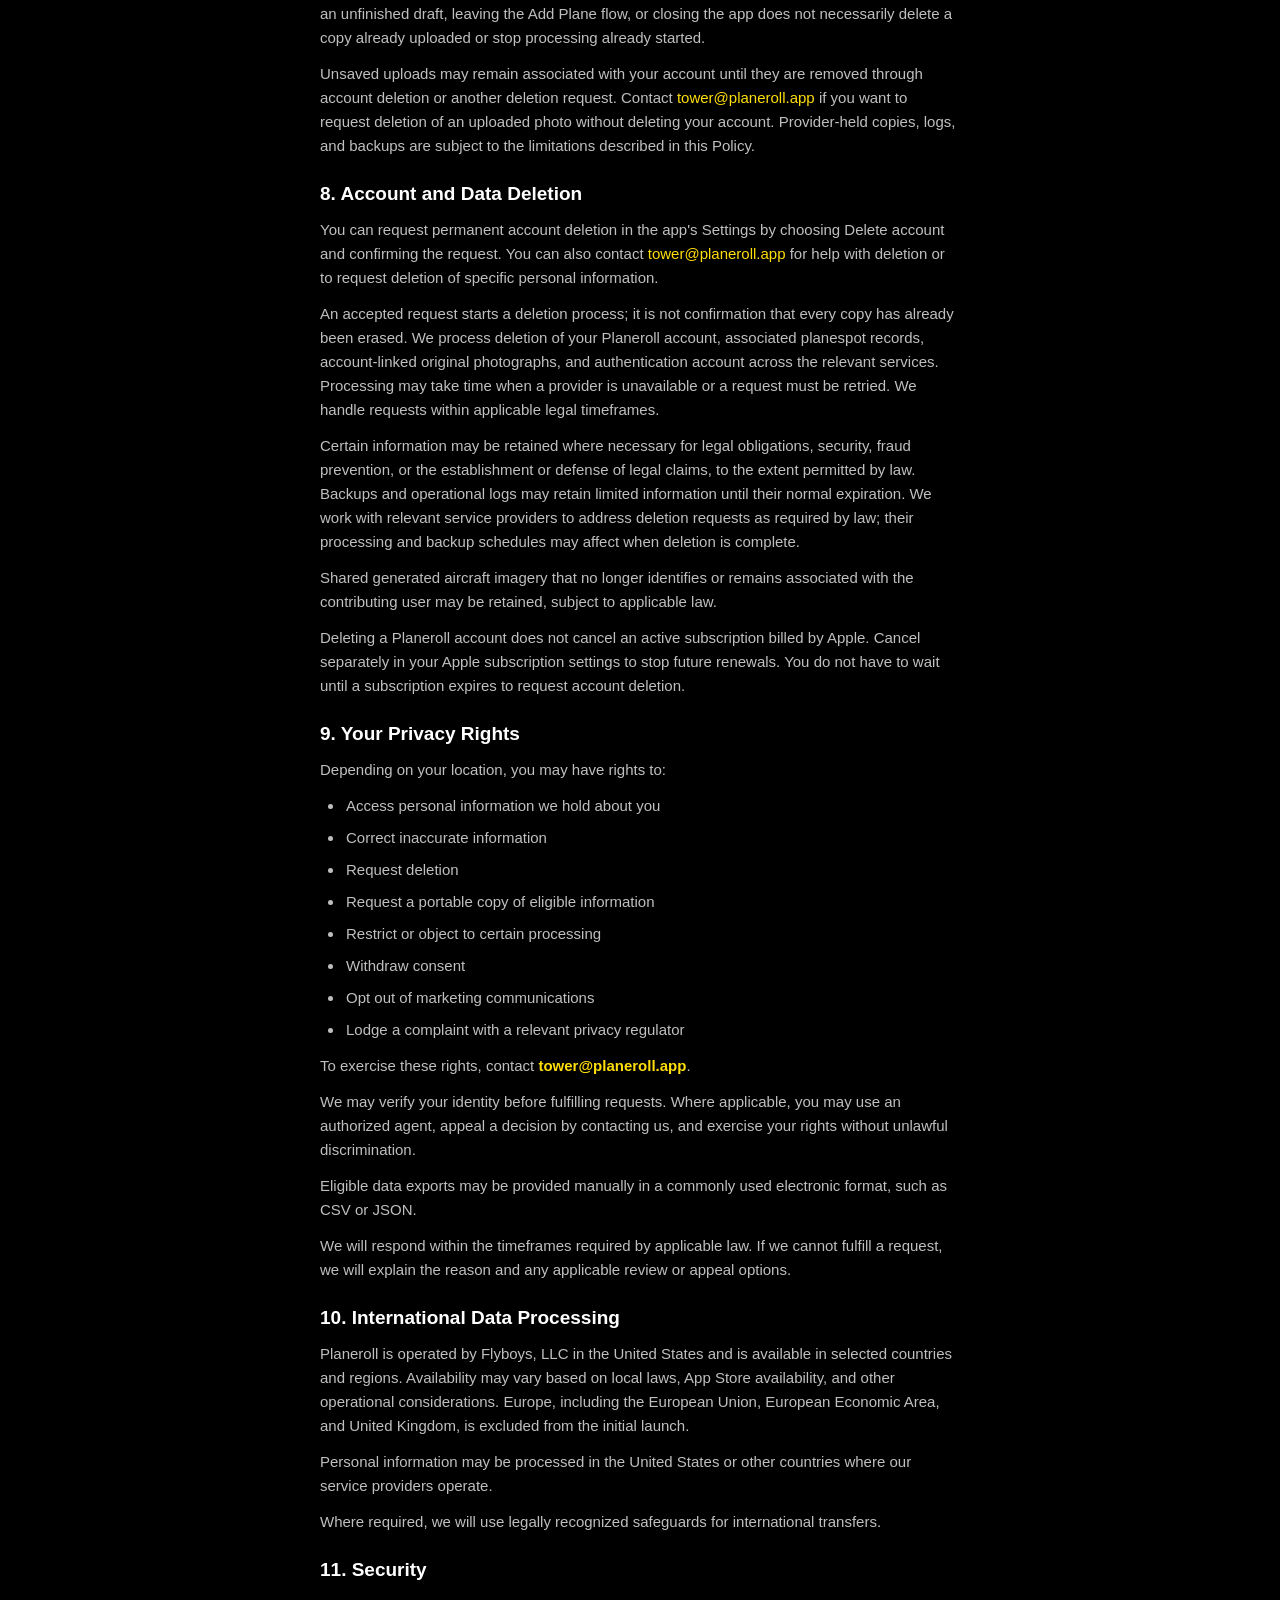
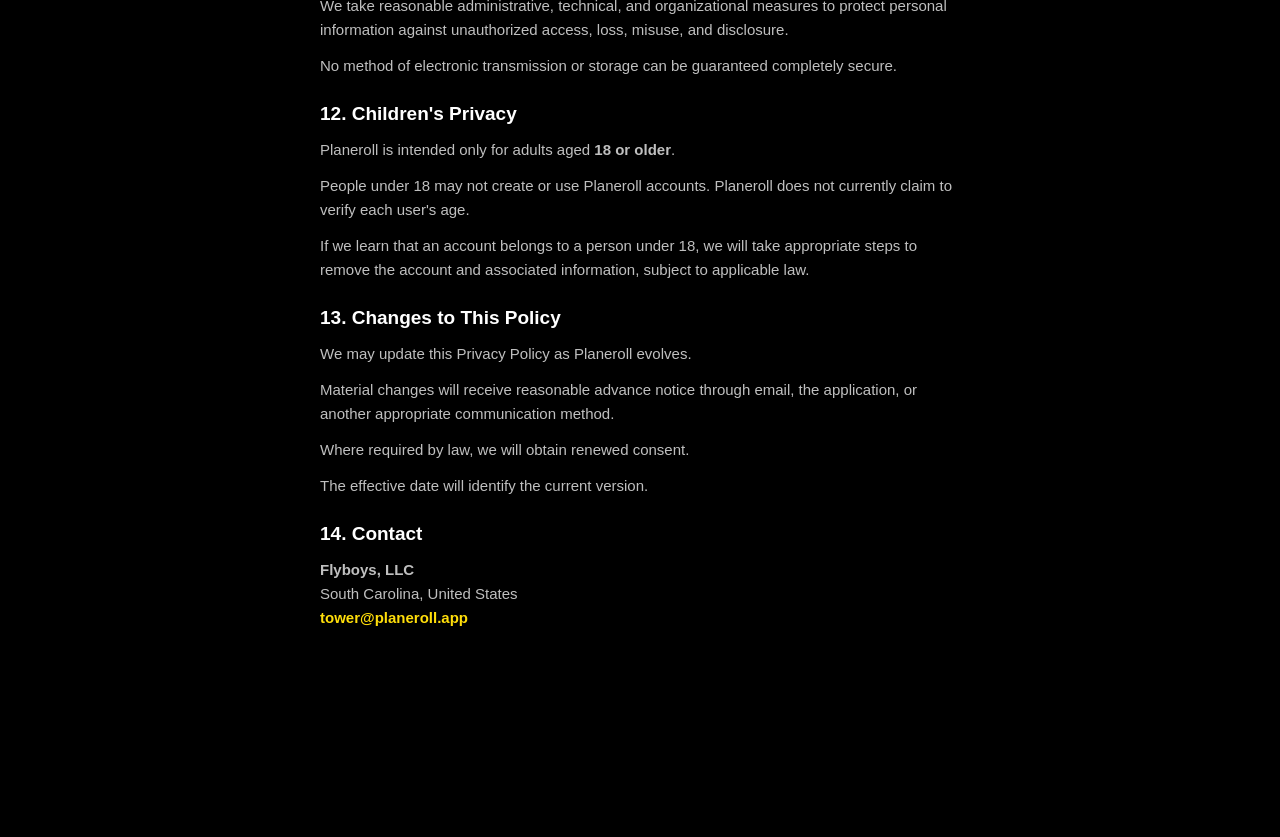
<file: privacy-policy/index.html>
<!doctype html>
<html lang="en">
  <head>
    <meta charset="utf-8">
    <meta name="viewport" content="width=device-width, initial-scale=1, viewport-fit=cover">
    <meta name="robots" content="index, follow">
    <meta name="description" content="Learn how Planeroll collects, uses, stores, and protects your information, and how to exercise your privacy rights.">
    <title>Privacy Policy · Planeroll</title>
    <link rel="canonical" href="https://planeroll.app/privacy-policy/">
    <meta property="og:type" content="website">
    <meta property="og:site_name" content="Planeroll">
    <meta property="og:url" content="https://planeroll.app/privacy-policy/">
    <meta property="og:title" content="Privacy Policy · Planeroll">
    <meta property="og:description" content="Learn how Planeroll collects, uses, stores, and protects your information, and how to exercise your privacy rights.">
    <meta property="og:image" content="https://planeroll.app/assets/previews/square-brand.png">
    <meta property="og:image:width" content="512">
    <meta property="og:image:height" content="512">
    <meta property="og:image:alt" content="Planeroll logo on a black background">
    <meta name="twitter:card" content="summary">
    <meta name="twitter:site" content="@planeroll">
    <meta name="twitter:title" content="Privacy Policy · Planeroll">
    <meta name="twitter:description" content="Learn how Planeroll collects, uses, stores, and protects your information, and how to exercise your privacy rights.">
    <meta name="twitter:image" content="https://planeroll.app/assets/previews/square-brand.png">
    <meta name="twitter:image:alt" content="Planeroll logo on a black background">
    <link rel="icon" href="/assets/favicon.svg?v=3" type="image/svg+xml">
    <link rel="stylesheet" href="/assets/site-footer.css?v=23">
    <link rel="stylesheet" href="/legal/legal.css?v=5">
    <script>document.documentElement.classList.add('js');</script>
    <script defer src="/assets/platform.js?v=1"></script>
    <script type="module" src="/assets/site-footer.js?v=5"></script>
    <script type="module" src="/legal/legal.js?v=1"></script>
  </head>
  <body>
    <!-- Copied from planeroll/constants/legalDocuments.ts; regenerate with scripts/sync-legal.mjs. -->
    <main class="legal-page">
      <article class="legal-document" aria-labelledby="legal-title">
        <h1 id="legal-title">Planeroll Privacy Policy</h1>
        <p><strong>Effective Date:</strong> Nov 13, 2026</p>
        <p><strong>Operator:</strong> Flyboys, LLC<br><strong>Privacy Contact:</strong> <a href="mailto:tower@planeroll.app">tower@planeroll.app</a></p>
        <h2>1. Introduction</h2>
        <p>Flyboys, LLC (“Planeroll,” “we,” “us,” or “our”) operates the Planeroll mobile application, the <a href="https://planeroll.app">planeroll.app</a> website, and related services (collectively, the “Service”).</p>
        <p>Planeroll is an aircraft identification and collecting application that allows users to record aircraft sightings, maintain personal aircraft collections, and access aircraft-related information and imagery.</p>
        <p>This Privacy Policy explains what personal information we collect, how we use and disclose it, how long we retain it, and the choices and rights available to users.</p>
        <p>For questions or privacy requests, contact <a href="mailto:tower@planeroll.app"><strong>tower@planeroll.app</strong></a>.</p>
        <h2>2. Information We Collect</h2>
        <h3>Account Information</h3>
        <p>When you create or access a Planeroll account, we may collect or process:</p>
        <ul>
          <li>Email address</li>
          <li>Account and authentication identifiers</li>
          <li>Sign in with Apple information</li>
          <li>Authentication and session information</li>
          <li>Subscription and access status</li>
          <li>Your AI photo-processing consent choice and the date you accepted it</li>
        </ul>
        <p>Authentication is provided through Clerk and supported identity providers, including Apple. Clerk stores account email information, and Planeroll associates user records with Clerk identifiers.</p>
        <p>You are not required to provide your real name. An identity provider may supply a name or other profile information you choose to share. Sign in with Apple may provide either an email address or an Apple private relay address.</p>
        <h3>Aircraft Collection Information</h3>
        <p>When you create a planespot, we may collect:</p>
        <ul>
          <li>Aircraft manufacturer, model, family, and variant</li>
          <li>Aircraft operator or airline</li>
          <li>Aircraft registration or tail number</li>
          <li>Date and time of the sighting</li>
          <li>Airport or location information</li>
          <li>Whether you were on board</li>
          <li>Photographs you choose to attach</li>
          <li>Other information you voluntarily provide</li>
        </ul>
        <p>This information is associated with your Planeroll account to maintain your personal aircraft collection.</p>
        <h3>Photographs</h3>
        <p>You may choose to capture or upload photographs to help identify aircraft, generate aircraft imagery, or preserve a record of your sightings.</p>
        <p>Photographs may contain metadata, including location information.</p>
        <p>Uploading photographs is optional. You can manually record aircraft without providing photographs or consenting to optional AI photo processing.</p>
        <h3>Location Information</h3>
        <p>With your permission, Planeroll may collect your device&#39;s location while you use the app to associate a sighting with a place or nearby airport. Coordinates may be precise, depending on your device settings. Planeroll does not request continuous background location tracking.</p>
        <p>Location may also be obtained from GPS metadata embedded in photographs you choose to add. Denying device-location permission does not remove location metadata already present in a photograph.</p>
        <p>We use available coordinates to suggest nearby airports. You may search for and select another airport. The selected airport and the sighting&#39;s coordinates are separate information; choosing another airport does not replace coordinates already collected for that sighting. Coordinates may be saved with your planespot and processed by our hosting and storage providers.</p>
        <p>Location access is optional. You can record aircraft without granting device-location permission and can change that permission in device settings. If you do not want to submit photo location metadata, remove it before adding the photograph.</p>
        <h3>Subscription Information</h3>
        <p>When you purchase a subscription, we may receive subscription identifiers, entitlement status, purchase and renewal information, and other transaction-related data necessary to provide access.</p>
        <p>Apple processes App Store billing. Qonversion manages subscription and entitlement information.</p>
        <p>Planeroll does not receive or store your complete payment-card details from App Store purchases.</p>
        <h3>Website and Communications</h3>
        <p>If you have signed up to receive Planeroll email updates, we process your email address and signup information to provide the updates you requested.</p>
        <p>If you contact support, we receive the information you voluntarily provide, including your email address and message contents.</p>
        <p>Email-update subscriptions are separate from Planeroll accounts. You can ask us to stop these updates by contacting <a href="mailto:tower@planeroll.app">tower@planeroll.app</a> or using an unsubscribe option provided in a message. Account deletion does not by itself unsubscribe a separate email signup.</p>
        <h3>Technical Information</h3>
        <p>We and our service providers may process technical information necessary for service operation, security, and troubleshooting, such as IP addresses, request metadata, app or device information, error events, and diagnostic events.</p>
        <p>Planeroll does not use your aircraft collection or photographs for targeted advertising. Operational diagnostics and subscription reporting help us run and support the Service; they are separate from advertising tracking.</p>
        <h3>Optional Notifications</h3>
        <p>If you ask to be notified when aircraft imagery is ready, we process a push notification token, an app-installation identifier, your account and planespot identifiers, and notification request and delivery information. These allow us to send the requested alert to your device, update its delivery address, and handle delivery failures.</p>
        <p>We use the Expo Push Service and the device platform&#39;s notification service, such as Apple Push Notification service or Google&#39;s Firebase Cloud Messaging, to deliver alerts. These services process the delivery token, notification content, and routing information. Our imagery-ready alerts contain a generic message and a planespot identifier used to open the relevant record; they do not include your uploaded photographs or exact sighting coordinates.</p>
        <p>Notification permission is optional. You can decline an alert or disable Planeroll notifications in your device settings without losing your saved collection. These controls stop notification display; they do not delete your account or erase previously processed notification records. Notification previews may appear on a lock screen according to your device settings.</p>
        <h2>3. How We Use Information</h2>
        <p>We use personal information to:</p>
        <ul>
          <li>Create and manage user accounts</li>
          <li>Authenticate users</li>
          <li>Maintain personal aircraft collections</li>
          <li>Identify aircraft from photographs or registration information</li>
          <li>Generate and display aircraft imagery</li>
          <li>Associate sightings with dates and locations</li>
          <li>Manage subscriptions and complimentary access</li>
          <li>Provide support and respond to requests</li>
          <li>Deliver requested imagery-ready notifications and email updates</li>
          <li>Maintain service reliability and security</li>
          <li>Prevent abuse and unauthorized activity</li>
          <li>Comply with legal obligations</li>
        </ul>
        <p>We process information only for legitimate purposes consistent with this Policy and applicable law.</p>
        <h2>4. Artificial Intelligence and Aircraft Imagery</h2>
        <p>Planeroll uses automated systems and artificial intelligence to assist with aircraft identification and image generation.</p>
        <p>When you choose to use photo-based AI features, your photographs and relevant aircraft information may be transmitted to and processed by external AI service providers, including OpenRouter and the AI model providers it routes requests to, such as Google Gemini, for aircraft identification or imagery generation.</p>
        <p>Before submitting photographs for optional third-party AI processing, Planeroll provides a disclosure and asks for your permission. We remember your choice on your account so the app does not ask again for each submission.</p>
        <p>You may decline and record aircraft manually without submitting photographs. To withdraw an earlier consent choice or request deletion of submitted data, contact <a href="mailto:tower@planeroll.app">tower@planeroll.app</a>. Until your request is handled, do not submit additional photographs if you do not want further AI photo processing. Withdrawal does not undo processing already lawfully performed.</p>
        <p>AI providers may process and retain submitted information according to the applicable service terms, configuration, and legal requirements. Account deletion does not instantly remove every provider-held copy. We handle deletion requests with relevant providers where required and remain responsible for our obligations under applicable privacy laws. We do not promise that every provider uses the same retention period or data-use settings.</p>
        <p>AI-generated imagery may be inaccurate, incomplete, or visually different from the actual aircraft photographed.</p>
        <h3>Reuse of Generated Imagery</h3>
        <p>Planeroll may use photographs and aircraft information to create reusable aircraft artwork.</p>
        <p>Generated aircraft imagery may be displayed to other Planeroll users when it represents the same aircraft type or configuration.</p>
        <p><strong>Original uploaded photographs are not intentionally published or displayed to other Planeroll users.</strong></p>
        <p>Shared generated imagery may remain available after the contributing user deletes their account, provided the retained imagery is no longer associated with or identifying that user and retention is otherwise lawful.</p>
        <h2>5. How We Disclose Information</h2>
        <p>We disclose information to service providers when necessary to operate Planeroll.</p>
        <p>These may include:</p>
        <ul>
          <li><strong>Clerk:</strong> Account authentication and identity management</li>
          <li><strong>Apple:</strong> Authentication, App Store purchases, and iOS push notification delivery</li>
          <li><strong>Google Gemini and other model providers accessed through OpenRouter:</strong> AI-assisted identification, image generation, and related processing</li>
          <li><strong>OpenRouter:</strong> AI model access and routing</li>
          <li><strong>Cloudflare:</strong> Application infrastructure, photo storage and delivery, networking, and operational diagnostics</li>
          <li><strong>PlanetScale:</strong> Database hosting</li>
          <li><strong>Qonversion:</strong> Subscription status, purchase information, and entitlement management</li>
          <li><strong>Expo:</strong> Push notification routing and delivery</li>
          <li><strong>Google Firebase Cloud Messaging:</strong> Push notification delivery on supported Android devices</li>
          <li><strong>Website form and email services:</strong> Processing email signups and requested communications, including Formspree for signups submitted through its forms</li>
        </ul>
        <p>We engage service providers to perform the functions described in this Policy and require appropriate safeguards for the information they process on our behalf. Some providers, such as app stores and identity providers, also process information under their own privacy policies. The provider list may change as the Service evolves.</p>
        <p>We may also disclose information where required by law, to protect the security of the Service, or in connection with a lawful business transaction.</p>
        <p>We do not sell your personal information or share it for cross-app behavioral advertising.</p>
        <h3>Original Photo Privacy</h3>
        <p>Original uploaded photographs are intended for the user&#39;s personal collection and associated processing, not public publication.</p>
        <p>Original photographs are delivered through URLs that do not require authentication. Anyone who obtains a valid URL may be able to access the photograph until it is removed or the URL stops working. Do not treat the URL as a password-protected sharing link.</p>
        <p>Planeroll does not intentionally publish these URLs to other users. This protection relies on the URLs remaining undisclosed rather than on authenticated access controls. Authorized service providers may access photographs as necessary to provide the Service.</p>
        <h2>6. Legal Bases for Processing</h2>
        <p>Where laws such as the GDPR apply, we process personal information under applicable legal bases, including:</p>
        <ul>
          <li><strong>Contractual necessity:</strong> To provide accounts, collections, subscriptions, and requested services.</li>
          <li><strong>Consent:</strong> For optional AI photo processing, certain location uses, and marketing communications where required.</li>
          <li><strong>Legitimate interests:</strong> To secure, maintain, and improve the reliability of the Service, where permitted.</li>
          <li><strong>Legal obligations:</strong> To comply with applicable laws and lawful requests.</li>
        </ul>
        <p>You may withdraw consent where processing is based on consent, subject to lawful limitations.</p>
        <h2>7. Data Retention</h2>
        <p>Planeroll retains inactive accounts and saved aircraft collections indefinitely until the user requests deletion, subject to applicable law.</p>
        <p>We do not automatically delete accounts solely because they have been inactive.</p>
        <p>Saved planespot records and associated original photographs remain available while the account exists, subject to applicable service and legal limitations.</p>
        <p>Other records, including consent choices, notification requests and delivery records, support communications, and subscription information, may be retained as needed to provide the requested service, resolve problems or disputes, prevent abuse, and meet legal obligations. Disabling notifications, signing out, or uninstalling the app does not itself erase these records.</p>
        <p>Retention depends on the information&#39;s purpose, the account&#39;s status, security needs, legal obligations, and applicable provider and backup schedules. Logs and backups may remain after deletion from active systems under the retention criteria above; they are not necessarily erased at the same time.</p>
        <h3>Abandoned Photo Uploads</h3>
        <p>Photos may be uploaded for identification before you save a planespot. Removing a photo from an unfinished draft, leaving the Add Plane flow, or closing the app does not necessarily delete a copy already uploaded or stop processing already started.</p>
        <p>Unsaved uploads may remain associated with your account until they are removed through account deletion or another deletion request. Contact <a href="mailto:tower@planeroll.app">tower@planeroll.app</a> if you want to request deletion of an uploaded photo without deleting your account. Provider-held copies, logs, and backups are subject to the limitations described in this Policy.</p>
        <h2>8. Account and Data Deletion</h2>
        <p>You can request permanent account deletion in the app&#39;s Settings by choosing Delete account and confirming the request. You can also contact <a href="mailto:tower@planeroll.app">tower@planeroll.app</a> for help with deletion or to request deletion of specific personal information.</p>
        <p>An accepted request starts a deletion process; it is not confirmation that every copy has already been erased. We process deletion of your Planeroll account, associated planespot records, account-linked original photographs, and authentication account across the relevant services. Processing may take time when a provider is unavailable or a request must be retried. We handle requests within applicable legal timeframes.</p>
        <p>Certain information may be retained where necessary for legal obligations, security, fraud prevention, or the establishment or defense of legal claims, to the extent permitted by law. Backups and operational logs may retain limited information until their normal expiration. We work with relevant service providers to address deletion requests as required by law; their processing and backup schedules may affect when deletion is complete.</p>
        <p>Shared generated aircraft imagery that no longer identifies or remains associated with the contributing user may be retained, subject to applicable law.</p>
        <p>Deleting a Planeroll account does not cancel an active subscription billed by Apple. Cancel separately in your Apple subscription settings to stop future renewals. You do not have to wait until a subscription expires to request account deletion.</p>
        <h2>9. Your Privacy Rights</h2>
        <p>Depending on your location, you may have rights to:</p>
        <ul>
          <li>Access personal information we hold about you</li>
          <li>Correct inaccurate information</li>
          <li>Request deletion</li>
          <li>Request a portable copy of eligible information</li>
          <li>Restrict or object to certain processing</li>
          <li>Withdraw consent</li>
          <li>Opt out of marketing communications</li>
          <li>Lodge a complaint with a relevant privacy regulator</li>
        </ul>
        <p>To exercise these rights, contact <a href="mailto:tower@planeroll.app"><strong>tower@planeroll.app</strong></a>.</p>
        <p>We may verify your identity before fulfilling requests. Where applicable, you may use an authorized agent, appeal a decision by contacting us, and exercise your rights without unlawful discrimination.</p>
        <p>Eligible data exports may be provided manually in a commonly used electronic format, such as CSV or JSON.</p>
        <p>We will respond within the timeframes required by applicable law. If we cannot fulfill a request, we will explain the reason and any applicable review or appeal options.</p>
        <h2>10. International Data Processing</h2>
        <p>Planeroll is operated by Flyboys, LLC in the United States and is available in selected countries and regions. Availability may vary based on local laws, App Store availability, and other operational considerations. Europe, including the European Union, European Economic Area, and United Kingdom, is excluded from the initial launch.</p>
        <p>Personal information may be processed in the United States or other countries where our service providers operate.</p>
        <p>Where required, we will use legally recognized safeguards for international transfers.</p>
        <h2>11. Security</h2>
        <p>We take reasonable administrative, technical, and organizational measures to protect personal information against unauthorized access, loss, misuse, and disclosure.</p>
        <p>No method of electronic transmission or storage can be guaranteed completely secure.</p>
        <h2>12. Children&#39;s Privacy</h2>
        <p>Planeroll is intended only for adults aged <strong>18 or older</strong>.</p>
        <p>People under 18 may not create or use Planeroll accounts. Planeroll does not currently claim to verify each user&#39;s age.</p>
        <p>If we learn that an account belongs to a person under 18, we will take appropriate steps to remove the account and associated information, subject to applicable law.</p>
        <h2>13. Changes to This Policy</h2>
        <p>We may update this Privacy Policy as Planeroll evolves.</p>
        <p>Material changes will receive reasonable advance notice through email, the application, or another appropriate communication method.</p>
        <p>Where required by law, we will obtain renewed consent.</p>
        <p>The effective date will identify the current version.</p>
        <h2>14. Contact</h2>
        <p><strong>Flyboys, LLC</strong><br>South Carolina, United States<br><a href="mailto:tower@planeroll.app"><strong>tower@planeroll.app</strong></a></p>
      </article>
    </main>
    <footer class="site-footer" id="site-footer">
      <a class="site-footer-brand" href="/" aria-label="Planeroll home"><img class="site-footer-logo" src="/assets/planeroll-logo-with-effects.svg" width="1482" height="351" alt="Planeroll" fetchpriority="high" draggable="false"></a>
      <div class="site-footer-app-store">
        <img class="app-store-badge" src="/assets/app-store-badge-white.svg" width="120" height="40" alt="Download on the App Store" draggable="false">
        <span class="app-store-coming">EARLY 2027</span>
      </div>
      <nav class="site-footer-links" aria-label="Footer">
        <a href="/privacy-policy/" aria-current="page">Privacy Policy</a>
        <a href="/terms-of-use/">Terms of Use</a>
        <a href="https://flyboys.dev" target="_blank" rel="noopener noreferrer">Flyboys, LLC</a>
        <a href="mailto:tower@planeroll.app">Contact</a>
        <a class="site-footer-social" href="https://x.com/planeroll" target="_blank" rel="noopener noreferrer" aria-label="Planeroll on X">
          <svg viewBox="0 0 24 24" width="14" height="14" fill="currentColor" aria-hidden="true"><path d="M18.901 1.153h3.68l-8.04 9.19L24 22.846h-7.406l-5.8-7.584-6.64 7.584H.47l8.6-9.835L0 1.154h7.594l5.243 6.932ZM17.61 20.644h2.039L6.486 3.24H4.298Z"/></svg>
        </a>
      </nav>
    </footer>
  </body>
</html>
</file>
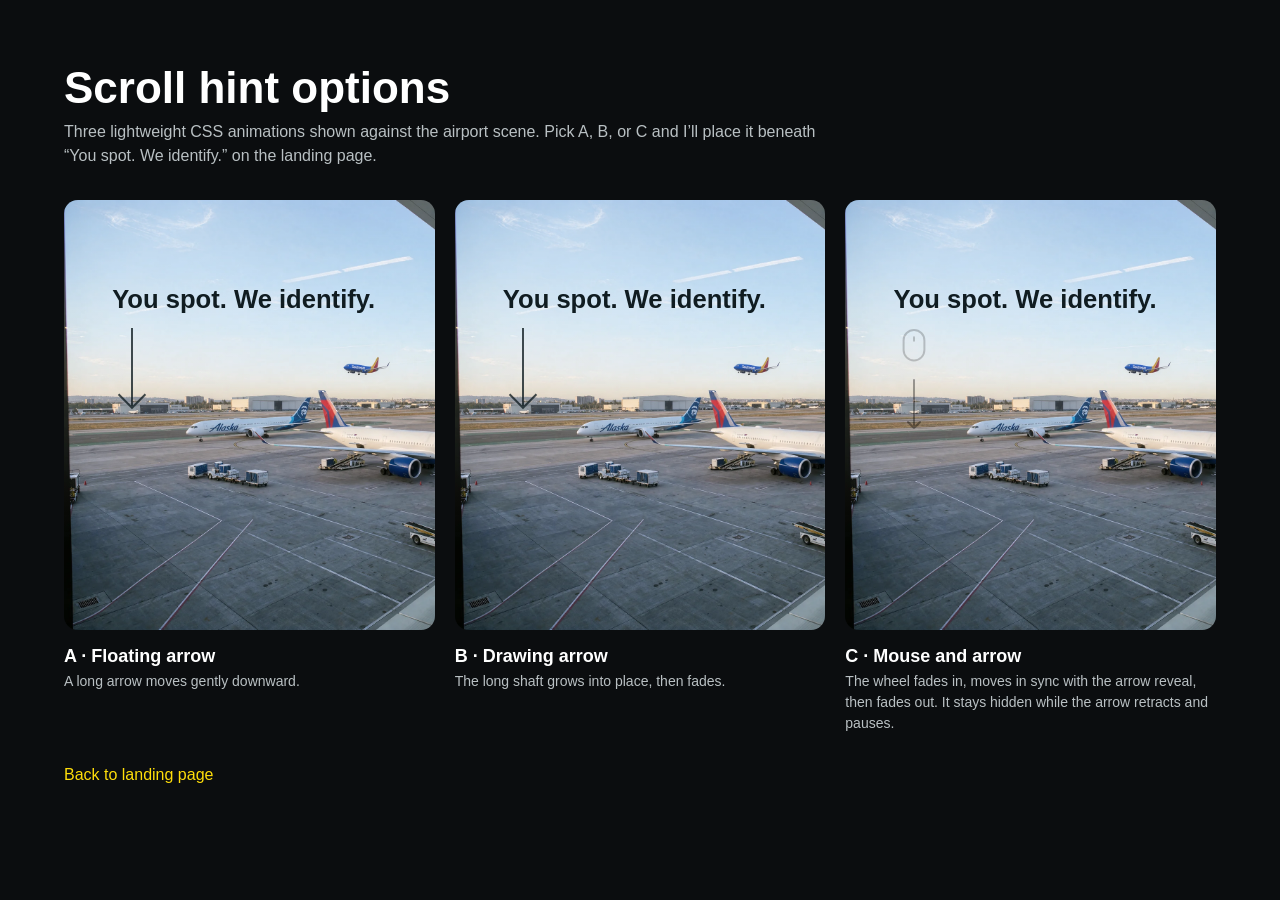
<file: scroll-hints/index.html>
<!doctype html>
<html lang="en">
  <head>
    <meta charset="utf-8">
    <meta name="viewport" content="width=device-width, initial-scale=1">
    <meta name="robots" content="noindex, follow">
    <meta name="description" content="Internal comparison of scroll-hint animation options for the Planeroll website.">
    <title>Scroll hint options · Planeroll</title>
    <style>
      :root { font-family: -apple-system, BlinkMacSystemFont, "Segoe UI", sans-serif; color: #fff; background: #0b0d0f; }
      * { box-sizing: border-box; }
      body { margin: 0; padding: clamp(24px, 5vw, 64px); }
      header { max-width: 760px; margin-bottom: 32px; }
      h1 { margin: 0 0 8px; font-size: clamp(28px, 4vw, 44px); line-height: 1.1; }
      header p { margin: 0; color: #b9c0c3; line-height: 1.5; }
      .options { display: grid; grid-template-columns: repeat(3, minmax(0, 1fr)); gap: 20px; }
      article { min-width: 0; }
      .scene { position: relative; height: clamp(300px, 34vw, 430px); overflow: hidden; border-radius: 14px; background: #a8bec9 url("../prototype/airport-terminal-v2.webp") left center / auto 100% no-repeat; isolation: isolate; }
      .scene::after { content: ""; position: absolute; inset: 0; background: linear-gradient(165deg, rgb(255 255 255 / .28), transparent 65%); pointer-events: none; }
      .sample { position: absolute; z-index: 1; top: 20%; left: 13%; display: flex; flex-direction: column; gap: 10px; align-items: flex-start; color: #101c21; }
      .sample strong { font-size: clamp(19px, 2vw, 26px); line-height: 1.05; font-weight: 900; }
      .cue { position: relative; display: block; width: 40px; height: 102px; margin-top: 5px; color: rgb(15 28 32 / .78); }
      .arrow { position: absolute; top: 0; left: 19px; display: block; width: 2px; height: 78px; background: currentColor; transform-origin: top; }
      .arrow::after { content: ""; position: absolute; bottom: 1px; left: -9px; width: 18px; height: 18px; border-right: 2px solid currentColor; border-bottom: 2px solid currentColor; transform: rotate(45deg); }
      .option-a .arrow { animation: float-down 2s cubic-bezier(.45, 0, .55, 1) infinite; }
      @keyframes float-down { 0%, 100% { transform: translateY(0); opacity: .9; } 55% { transform: translateY(10px); opacity: .45; } }
      .option-b .arrow { animation: draw-down 2.2s cubic-bezier(.22, 1, .36, 1) infinite; }
      @keyframes draw-down { 0% { transform: scaleY(.18); opacity: 0; } 22%, 65% { transform: scaleY(1); opacity: 1; } 90%, 100% { transform: scaleY(1) translateY(10px); opacity: 0; } }
      .option-c .cue { width: 40px; height: 110px; color: rgb(0 0 0 / .35); }
      .option-c svg { display: block; width: 100%; height: 100%; stroke: currentColor; stroke-width: 2; stroke-linecap: round; stroke-linejoin: round; }
      .option-c rect, .option-c .wheel { stroke: rgb(0 0 0 / .20); }
      .option-c .wheel { animation: cue-wheel 2800ms ease-in-out infinite; }
      .option-c .long-arrow { animation: cue-arrow 2800ms ease-in-out infinite; }
      @keyframes cue-wheel {
  0%, 100% { transform: translateY(0); opacity: 0; }
  4% { transform: translateY(0); opacity: 1; }
  32% { transform: translateY(12px); opacity: 1; }
  36% { transform: translateY(12px); opacity: 0; }
  36.01% { transform: translateY(0); opacity: 0; }
      }
      @keyframes cue-arrow {
  0%, 4% { clip-path: inset(-2px -2px calc(100% + 2px) -2px) fill-box; }
  32%, 36% { clip-path: inset(-2px) fill-box; }
  58%, 100% { clip-path: inset(calc(100% + 2px) -2px -2px -2px) fill-box; }
      }
      h2 { margin: 16px 0 4px; font-size: 18px; }
      article p { margin: 0; color: #b9c0c3; font-size: 14px; line-height: 1.5; }
      .back { display: inline-block; margin-top: 32px; color: #ffde0a; text-decoration: none; }
      .back:hover { text-decoration: underline; }
      @media (max-width: 850px) { .options { grid-template-columns: 1fr; } .scene { height: 300px; } .sample strong { font-size: 24px; } }
      @media (prefers-reduced-motion: reduce) { *, *::before, *::after { animation: none !important; } }
    </style>
  </head>
  <body>
    <header>
      <h1>Scroll hint options</h1>
      <p>Three lightweight CSS animations shown against the airport scene. Pick A, B, or C and I’ll place it beneath “You spot. We identify.” on the landing page.</p>
    </header>
    <main class="options">
      <article class="option-a">
        <div class="scene"><div class="sample"><strong>You spot. We identify.</strong><span class="cue" aria-hidden="true"><span class="arrow"></span></span></div></div>
        <h2>A · Floating arrow</h2><p>A long arrow moves gently downward.</p>
      </article>
      <article class="option-b">
        <div class="scene"><div class="sample"><strong>You spot. We identify.</strong><span class="cue" aria-hidden="true"><span class="arrow"></span></span></div></div>
        <h2>B · Drawing arrow</h2><p>The long shaft grows into place, then fades.</p>
      </article>
      <article class="option-c">
        <div class="scene"><div class="sample"><strong>You spot. We identify.</strong><span class="cue" aria-hidden="true"><svg viewBox="0 0 40 110" fill="none"><rect x="9.6" y="2" width="20.8" height="30.4" rx="10.4"/><path class="wheel" d="M20 9.2v3.6"/><g class="long-arrow"><path d="M20 52v48m-6-6 6 6 6-6"/></g></svg></span></div></div>
        <h2>C · Mouse and arrow</h2><p>The wheel fades in, moves in sync with the arrow reveal, then fades out. It stays hidden while the arrow retracts and pauses.</p>
      </article>
    </main>
    <a class="back" href="/">Back to landing page</a>
  </body>
</html>
</file>
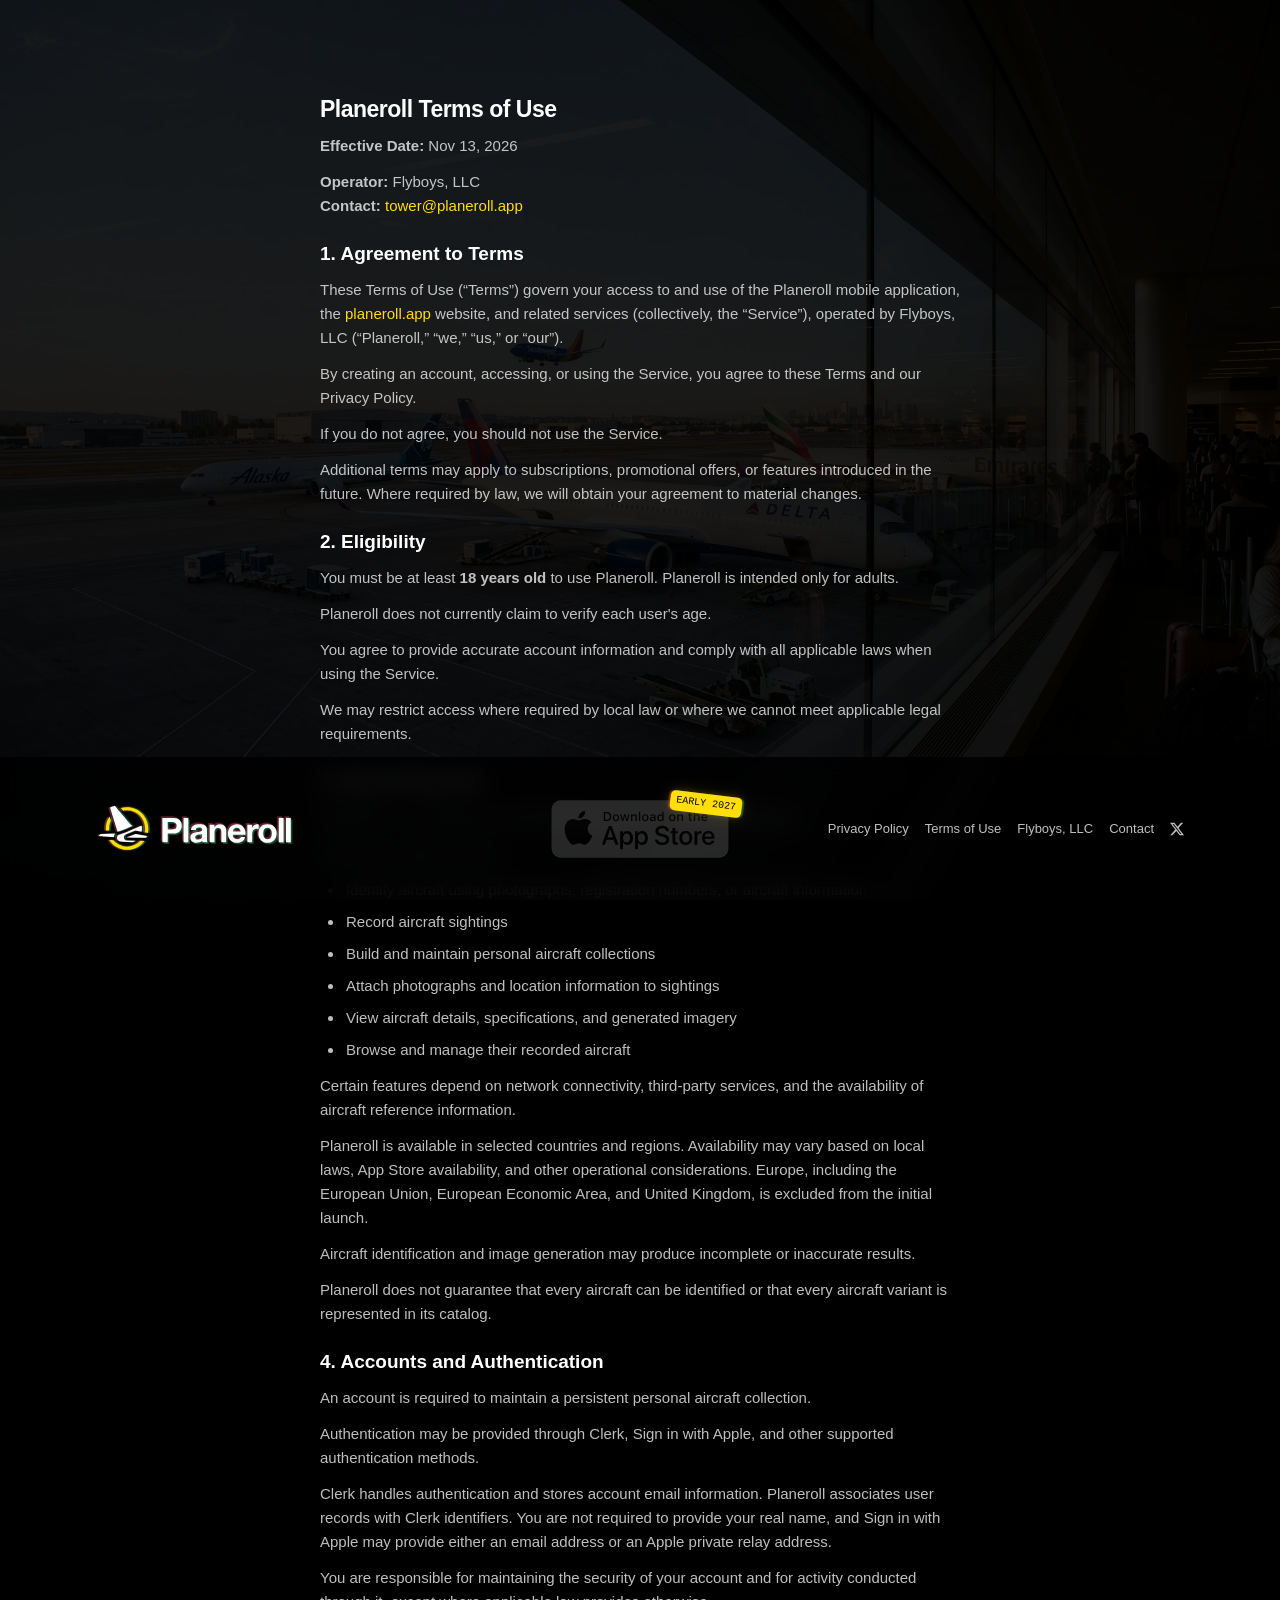
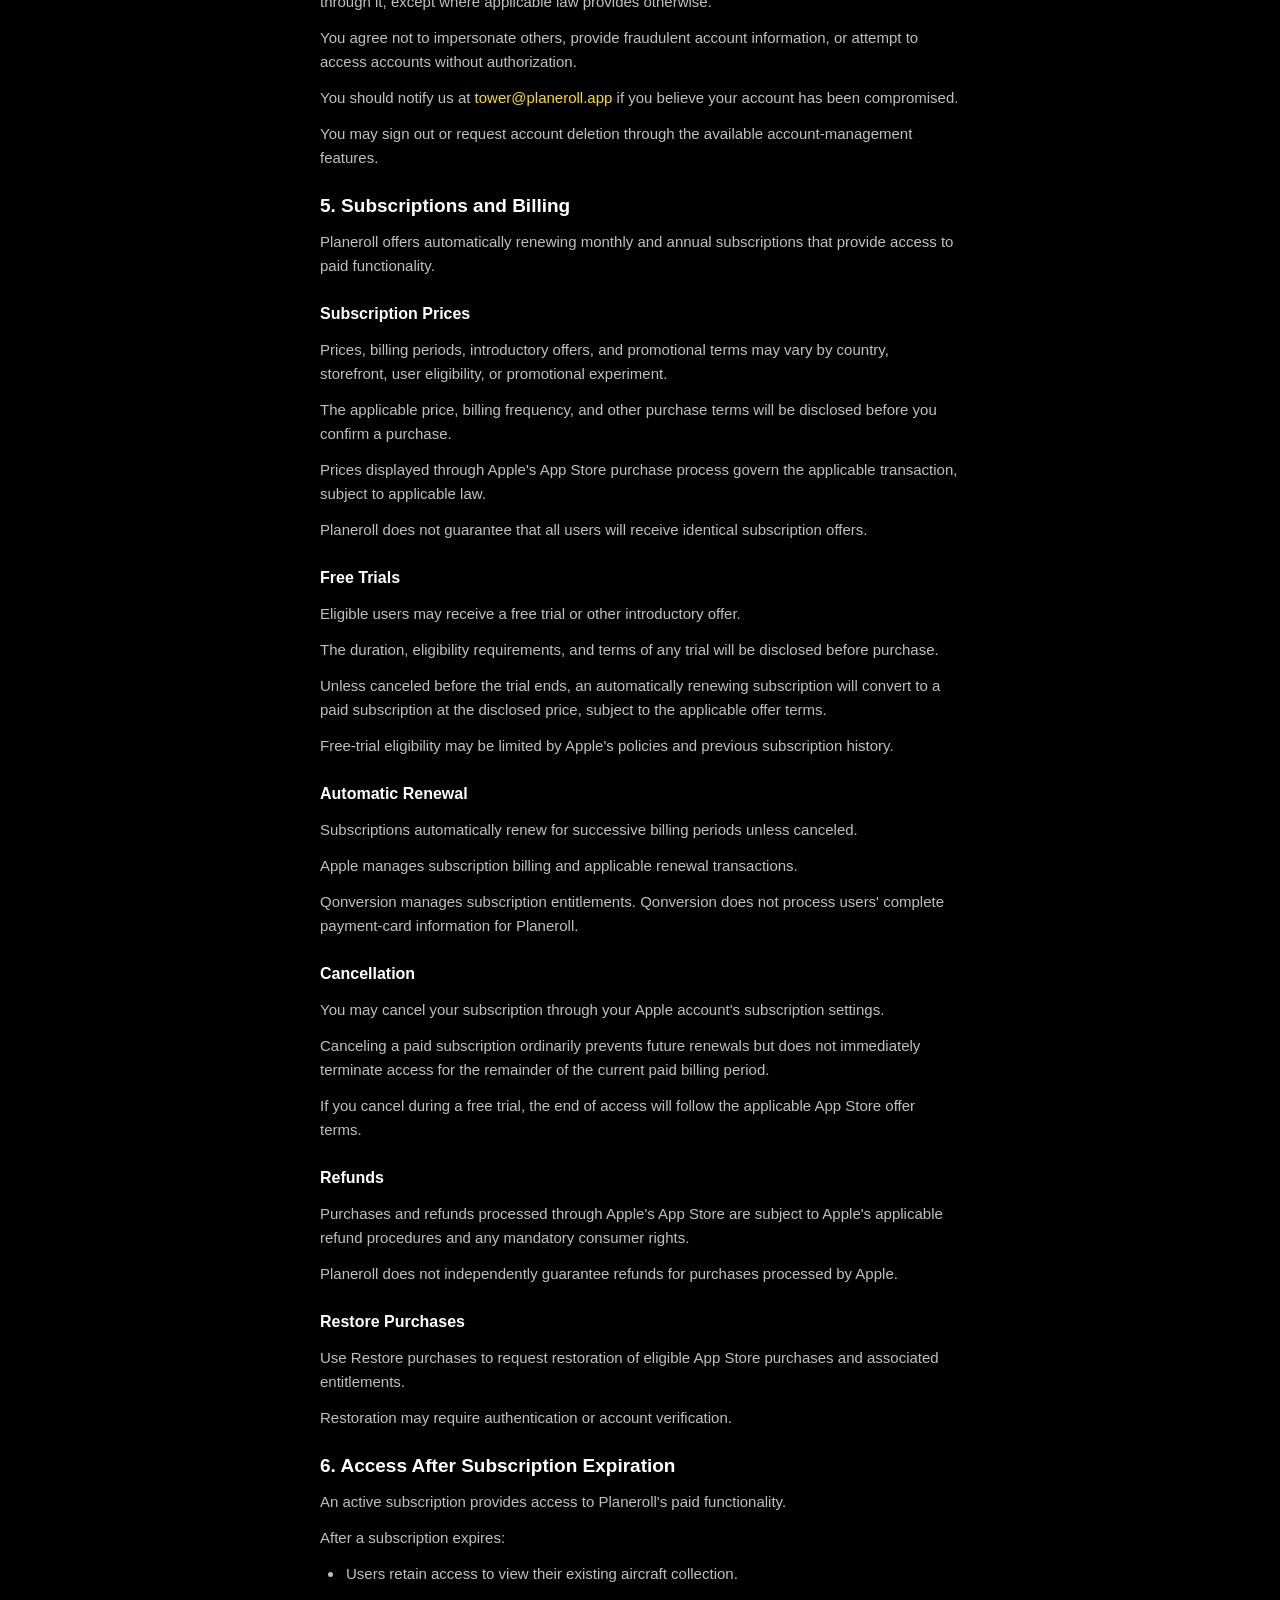
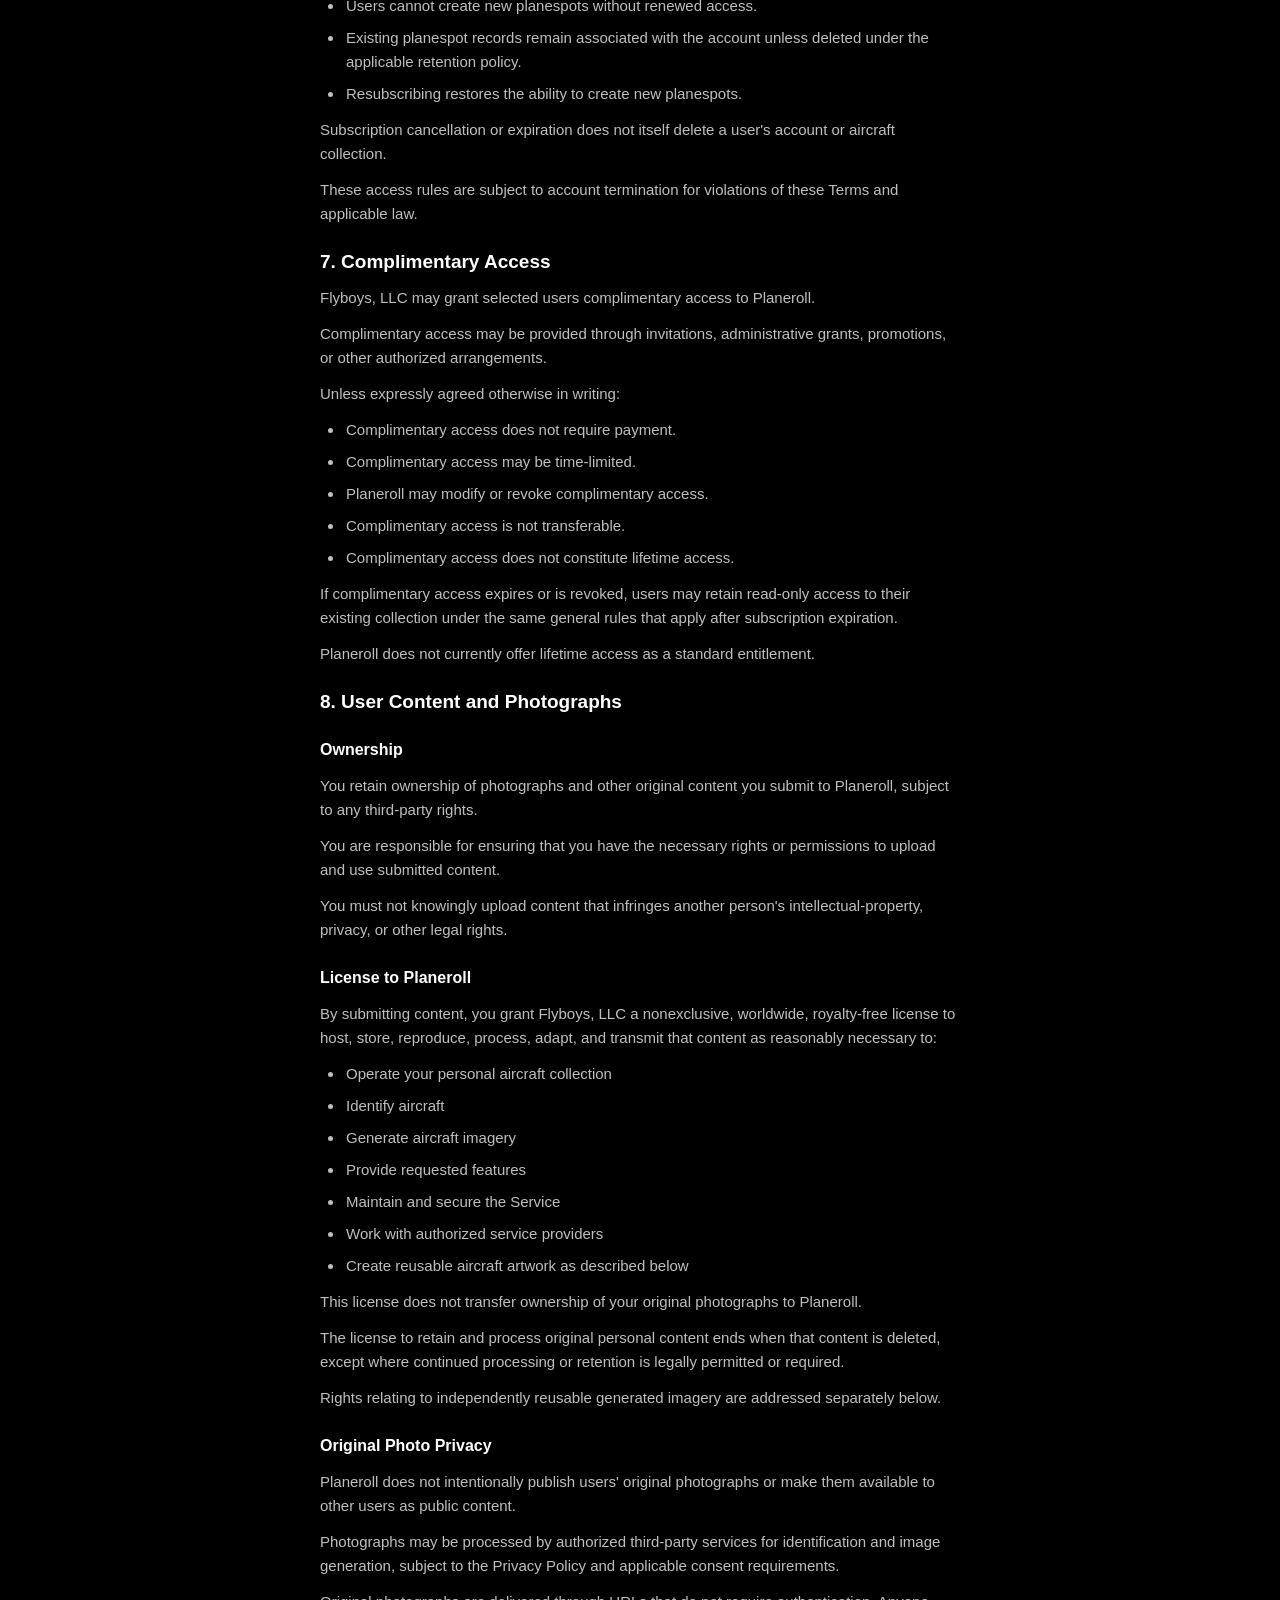
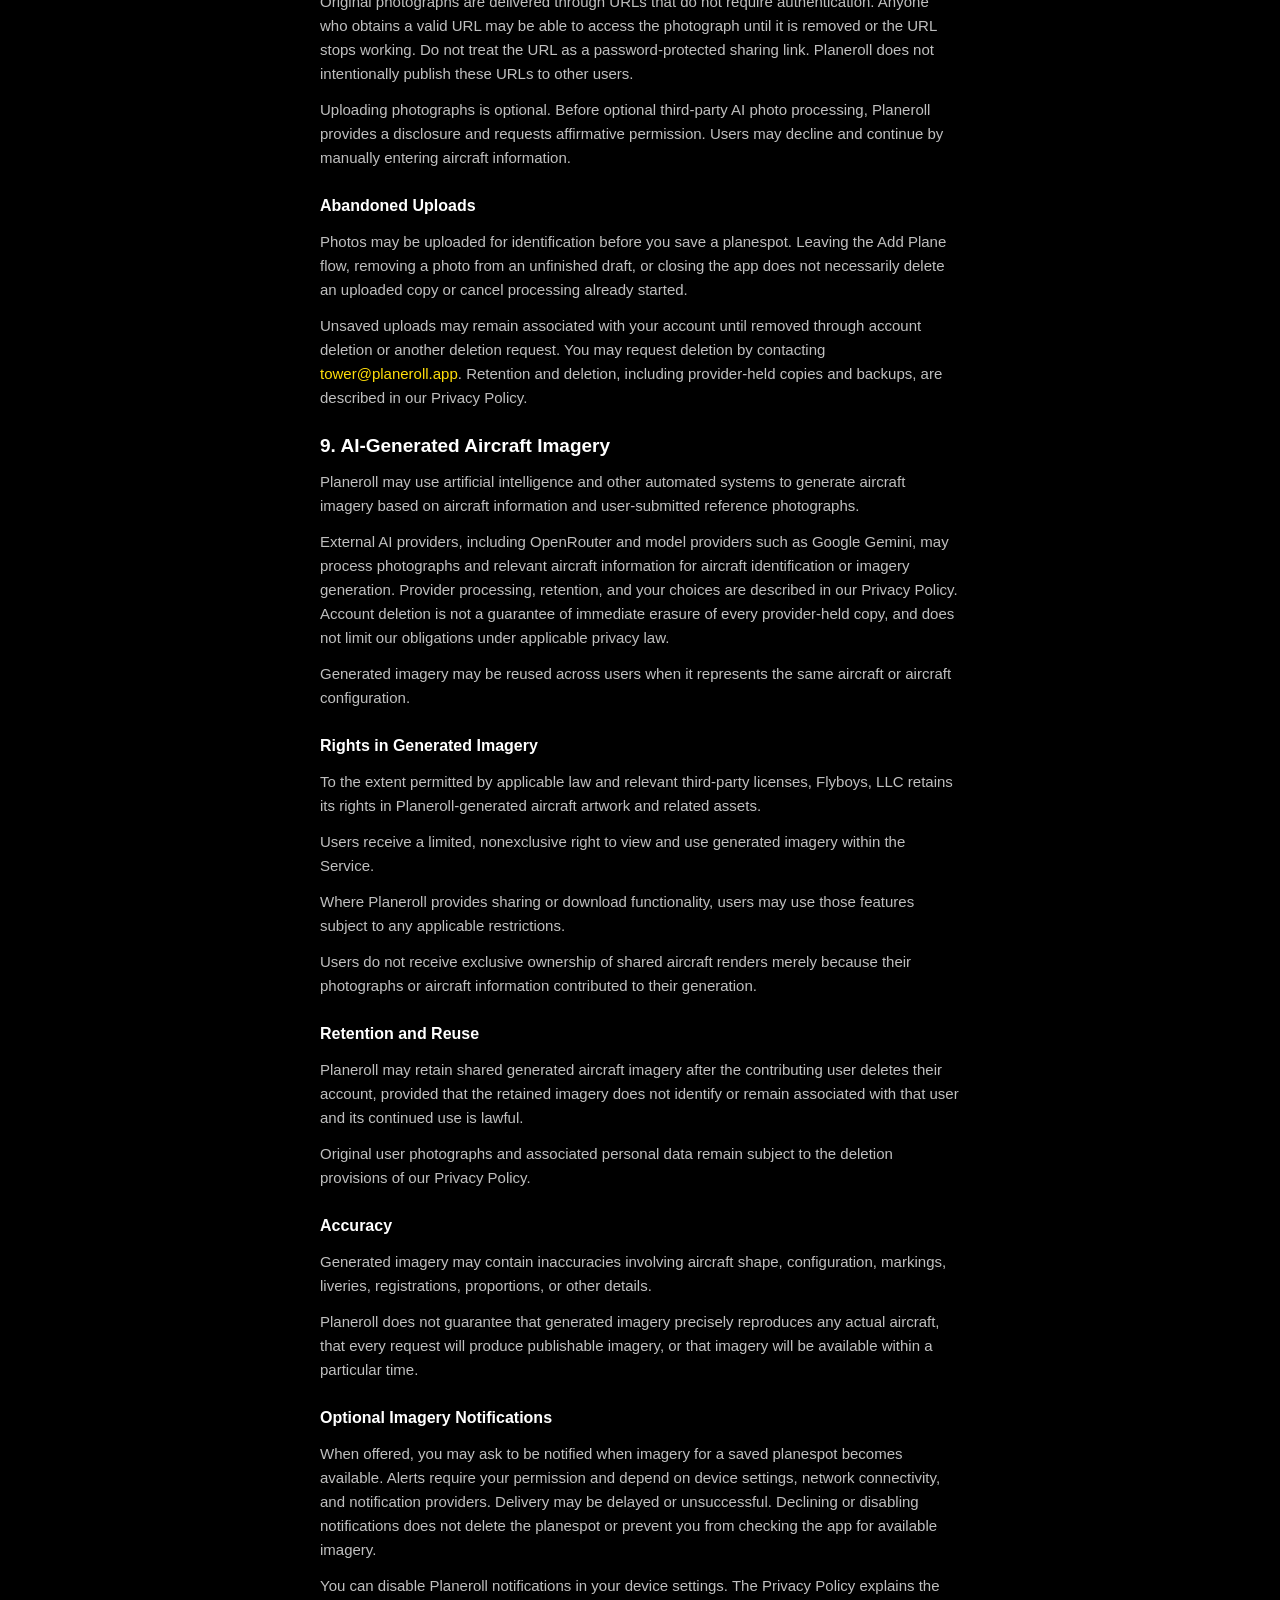
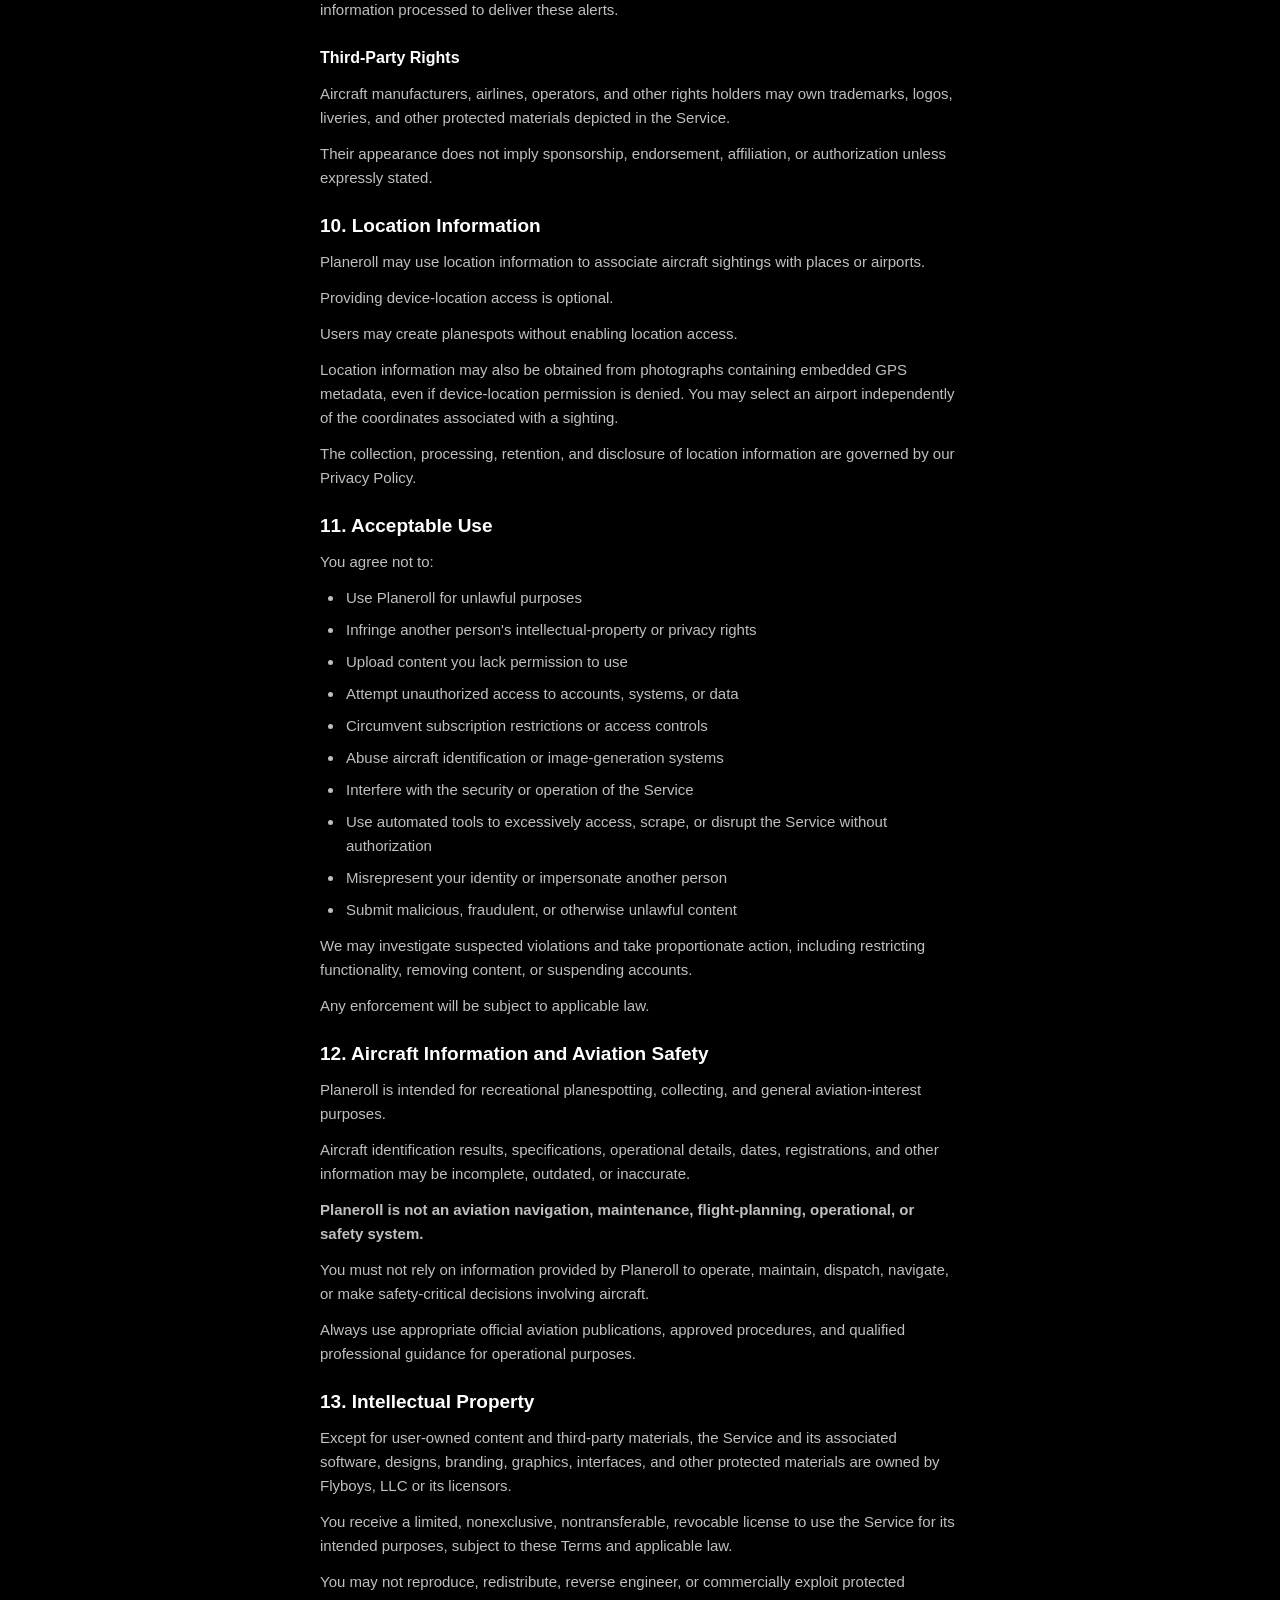
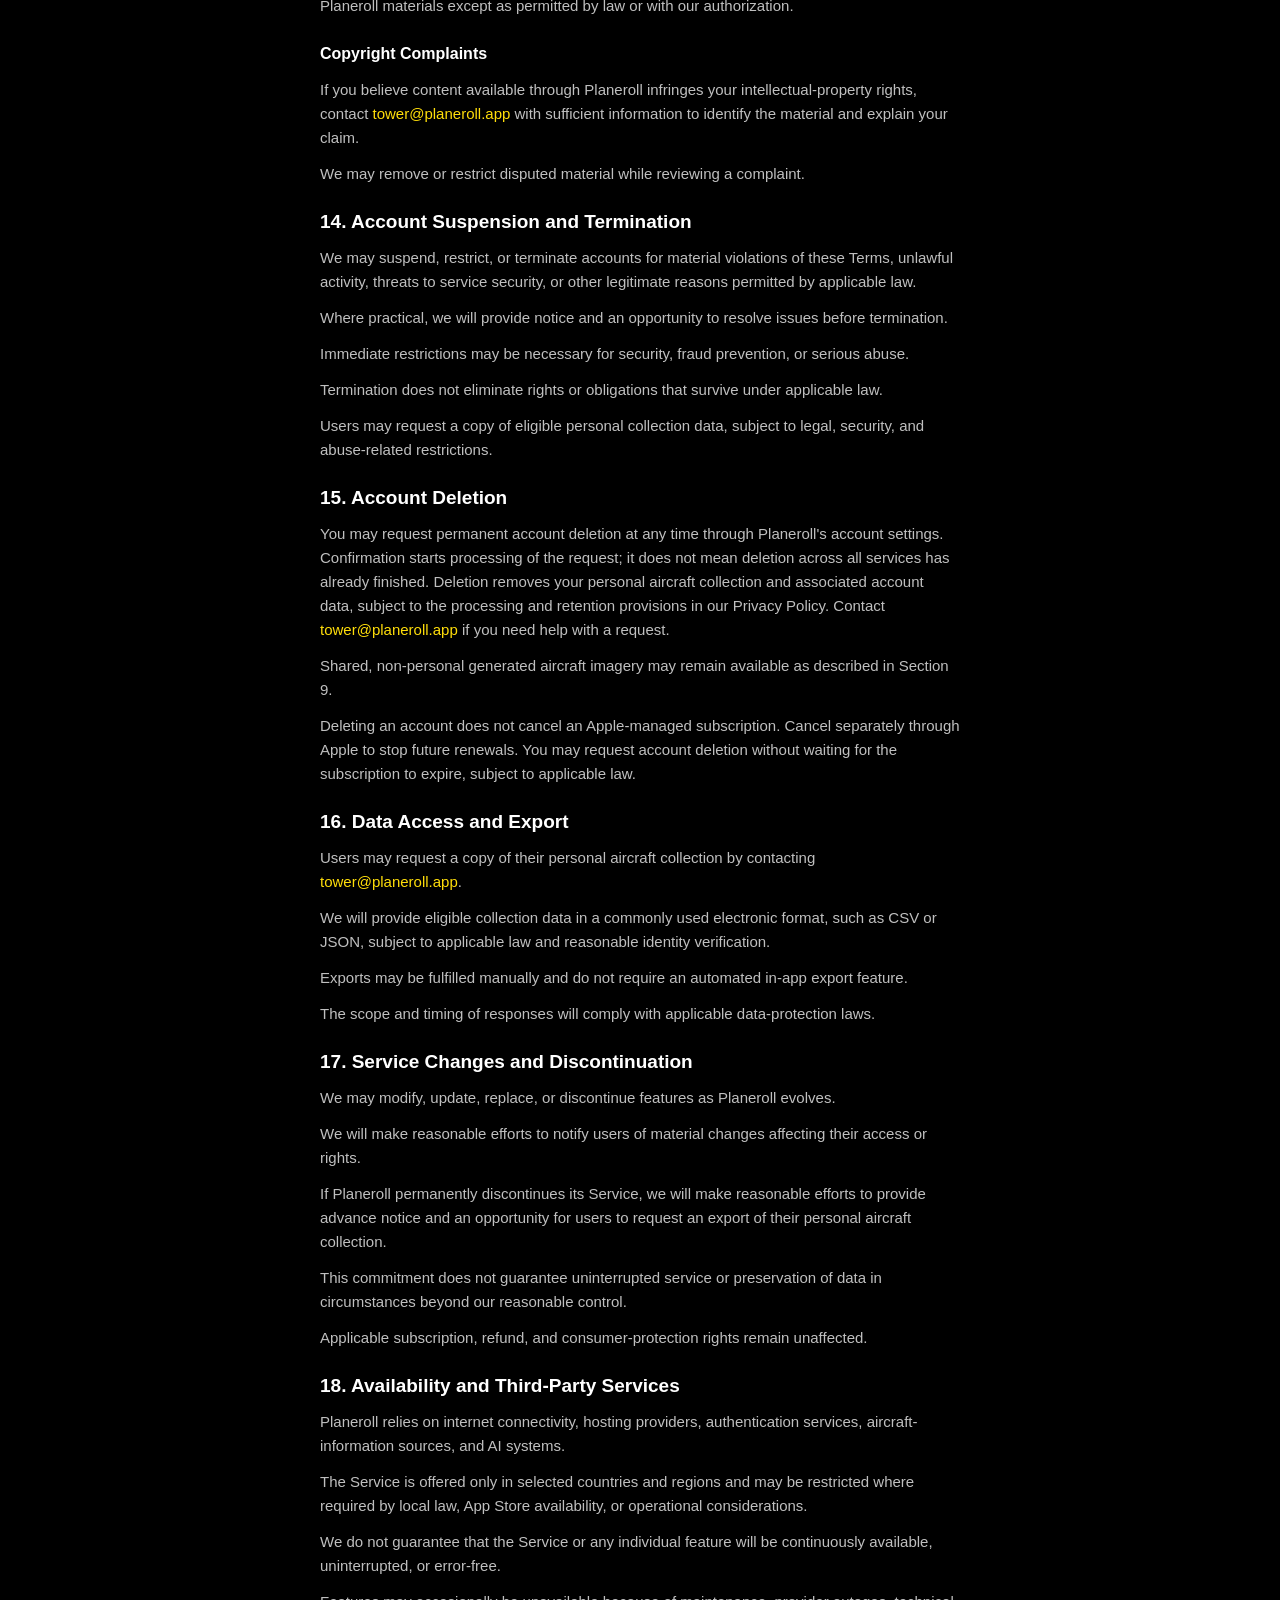
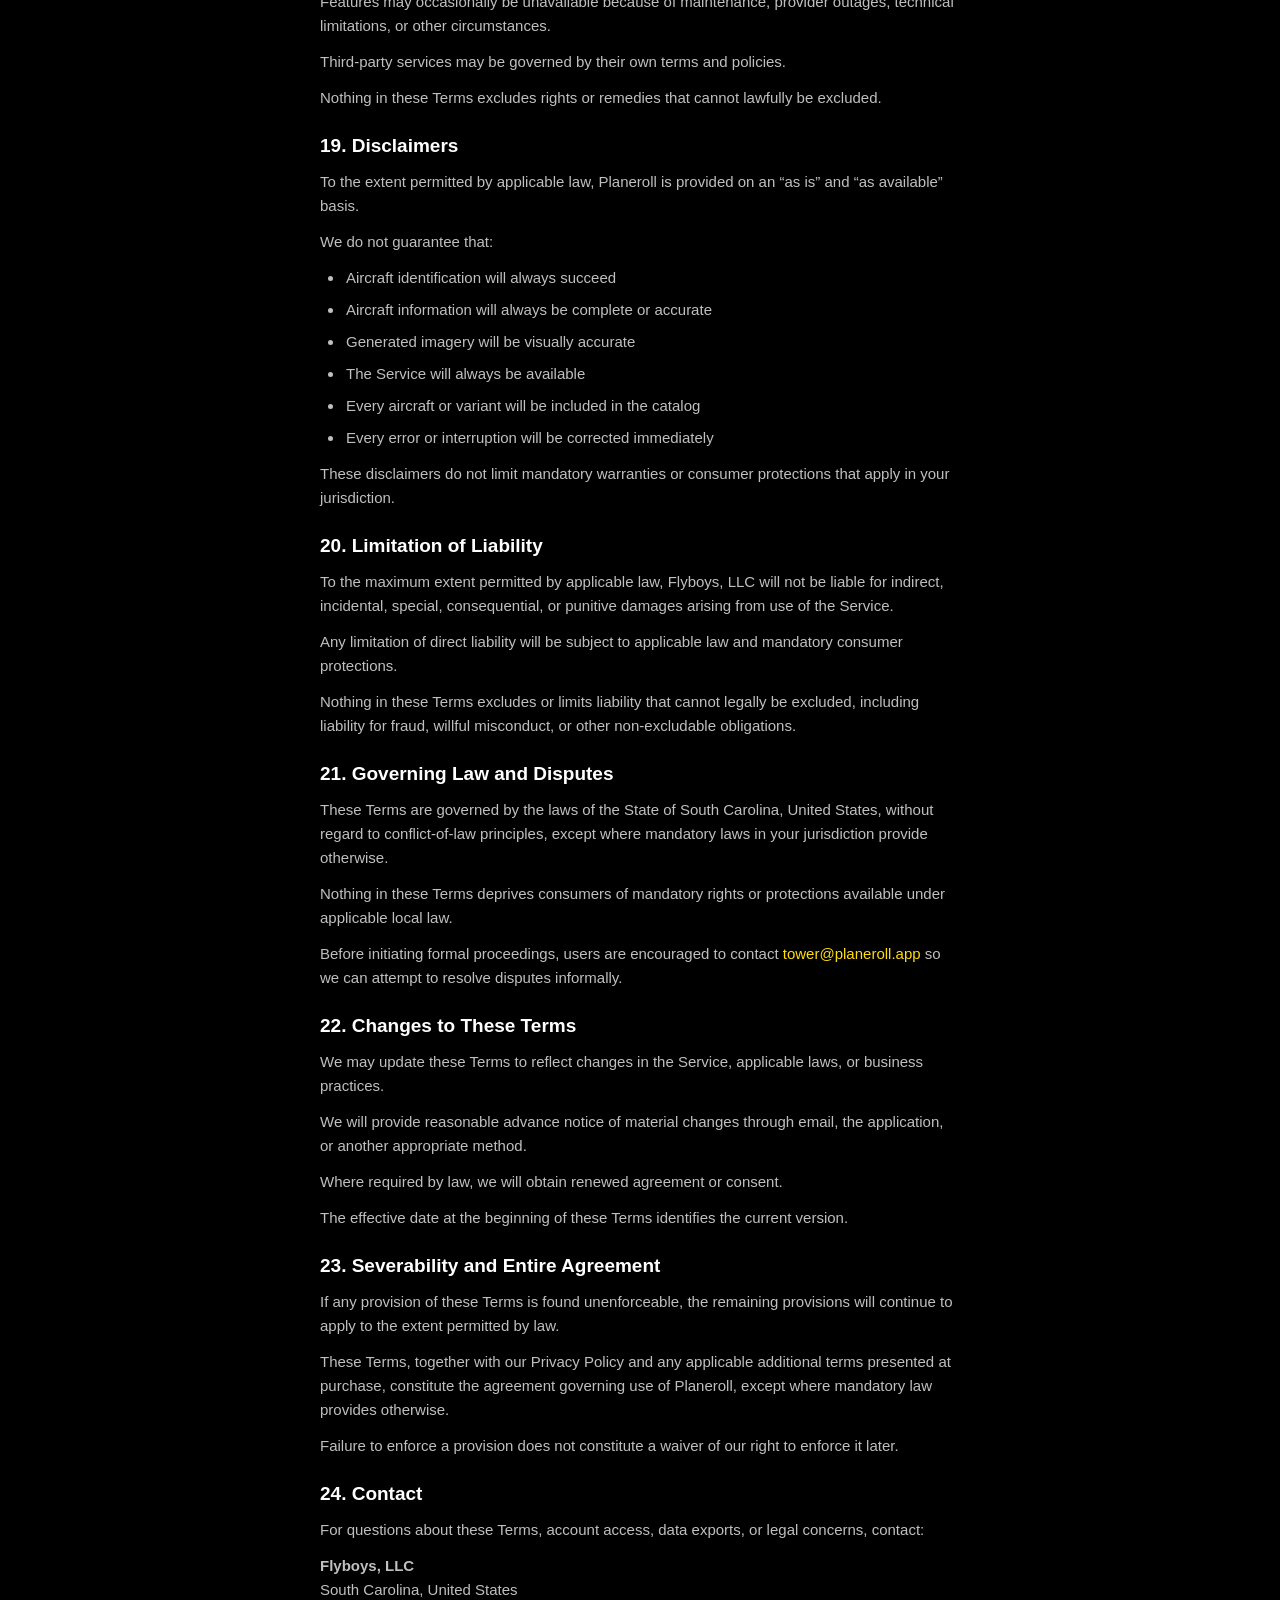
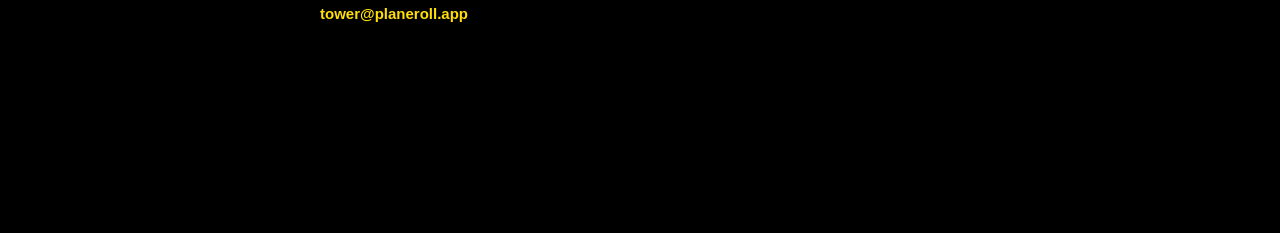
<file: terms-of-use/index.html>
<!doctype html>
<html lang="en">
  <head>
    <meta charset="utf-8">
    <meta name="viewport" content="width=device-width, initial-scale=1, viewport-fit=cover">
    <meta name="robots" content="index, follow">
    <meta name="description" content="Read the terms for using Planeroll, including accounts, aircraft identification, subscriptions, and acceptable use.">
    <title>Terms of Use · Planeroll</title>
    <link rel="canonical" href="https://planeroll.app/terms-of-use/">
    <meta property="og:type" content="website">
    <meta property="og:site_name" content="Planeroll">
    <meta property="og:url" content="https://planeroll.app/terms-of-use/">
    <meta property="og:title" content="Terms of Use · Planeroll">
    <meta property="og:description" content="Read the terms for using Planeroll, including accounts, aircraft identification, subscriptions, and acceptable use.">
    <meta property="og:image" content="https://planeroll.app/assets/previews/square-brand.png">
    <meta property="og:image:width" content="512">
    <meta property="og:image:height" content="512">
    <meta property="og:image:alt" content="Planeroll logo on a black background">
    <meta name="twitter:card" content="summary">
    <meta name="twitter:site" content="@planeroll">
    <meta name="twitter:title" content="Terms of Use · Planeroll">
    <meta name="twitter:description" content="Read the terms for using Planeroll, including accounts, aircraft identification, subscriptions, and acceptable use.">
    <meta name="twitter:image" content="https://planeroll.app/assets/previews/square-brand.png">
    <meta name="twitter:image:alt" content="Planeroll logo on a black background">
    <link rel="icon" href="/assets/favicon.svg?v=3" type="image/svg+xml">
    <link rel="stylesheet" href="/assets/site-footer.css?v=23">
    <link rel="stylesheet" href="/legal/legal.css?v=5">
    <script>document.documentElement.classList.add('js');</script>
    <script defer src="/assets/platform.js?v=1"></script>
    <script type="module" src="/assets/site-footer.js?v=5"></script>
    <script type="module" src="/legal/legal.js?v=1"></script>
  </head>
  <body>
    <!-- Copied from planeroll/constants/legalDocuments.ts; regenerate with scripts/sync-legal.mjs. -->
    <main class="legal-page">
      <article class="legal-document" aria-labelledby="legal-title">
        <h1 id="legal-title">Planeroll Terms of Use</h1>
        <p><strong>Effective Date:</strong> Nov 13, 2026</p>
        <p><strong>Operator:</strong> Flyboys, LLC<br><strong>Contact:</strong> <a href="mailto:tower@planeroll.app">tower@planeroll.app</a></p>
        <h2>1. Agreement to Terms</h2>
        <p>These Terms of Use (“Terms”) govern your access to and use of the Planeroll mobile application, the <a href="https://planeroll.app">planeroll.app</a> website, and related services (collectively, the “Service”), operated by Flyboys, LLC (“Planeroll,” “we,” “us,” or “our”).</p>
        <p>By creating an account, accessing, or using the Service, you agree to these Terms and our Privacy Policy.</p>
        <p>If you do not agree, you should not use the Service.</p>
        <p>Additional terms may apply to subscriptions, promotional offers, or features introduced in the future. Where required by law, we will obtain your agreement to material changes.</p>
        <h2>2. Eligibility</h2>
        <p>You must be at least <strong>18 years old</strong> to use Planeroll. Planeroll is intended only for adults.</p>
        <p>Planeroll does not currently claim to verify each user&#39;s age.</p>
        <p>You agree to provide accurate account information and comply with all applicable laws when using the Service.</p>
        <p>We may restrict access where required by local law or where we cannot meet applicable legal requirements.</p>
        <h2>3. About Planeroll</h2>
        <p>Planeroll is a recreational aircraft identification and collecting application.</p>
        <p>The Service allows users to:</p>
        <ul>
          <li>Identify aircraft using photographs, registration numbers, or aircraft information</li>
          <li>Record aircraft sightings</li>
          <li>Build and maintain personal aircraft collections</li>
          <li>Attach photographs and location information to sightings</li>
          <li>View aircraft details, specifications, and generated imagery</li>
          <li>Browse and manage their recorded aircraft</li>
        </ul>
        <p>Certain features depend on network connectivity, third-party services, and the availability of aircraft reference information.</p>
        <p>Planeroll is available in selected countries and regions. Availability may vary based on local laws, App Store availability, and other operational considerations. Europe, including the European Union, European Economic Area, and United Kingdom, is excluded from the initial launch.</p>
        <p>Aircraft identification and image generation may produce incomplete or inaccurate results.</p>
        <p>Planeroll does not guarantee that every aircraft can be identified or that every aircraft variant is represented in its catalog.</p>
        <h2>4. Accounts and Authentication</h2>
        <p>An account is required to maintain a persistent personal aircraft collection.</p>
        <p>Authentication may be provided through Clerk, Sign in with Apple, and other supported authentication methods.</p>
        <p>Clerk handles authentication and stores account email information. Planeroll associates user records with Clerk identifiers. You are not required to provide your real name, and Sign in with Apple may provide either an email address or an Apple private relay address.</p>
        <p>You are responsible for maintaining the security of your account and for activity conducted through it, except where applicable law provides otherwise.</p>
        <p>You agree not to impersonate others, provide fraudulent account information, or attempt to access accounts without authorization.</p>
        <p>You should notify us at <a href="mailto:tower@planeroll.app">tower@planeroll.app</a> if you believe your account has been compromised.</p>
        <p>You may sign out or request account deletion through the available account-management features.</p>
        <h2>5. Subscriptions and Billing</h2>
        <p>Planeroll offers automatically renewing monthly and annual subscriptions that provide access to paid functionality.</p>
        <h3>Subscription Prices</h3>
        <p>Prices, billing periods, introductory offers, and promotional terms may vary by country, storefront, user eligibility, or promotional experiment.</p>
        <p>The applicable price, billing frequency, and other purchase terms will be disclosed before you confirm a purchase.</p>
        <p>Prices displayed through Apple&#39;s App Store purchase process govern the applicable transaction, subject to applicable law.</p>
        <p>Planeroll does not guarantee that all users will receive identical subscription offers.</p>
        <h3>Free Trials</h3>
        <p>Eligible users may receive a free trial or other introductory offer.</p>
        <p>The duration, eligibility requirements, and terms of any trial will be disclosed before purchase.</p>
        <p>Unless canceled before the trial ends, an automatically renewing subscription will convert to a paid subscription at the disclosed price, subject to the applicable offer terms.</p>
        <p>Free-trial eligibility may be limited by Apple&#39;s policies and previous subscription history.</p>
        <h3>Automatic Renewal</h3>
        <p>Subscriptions automatically renew for successive billing periods unless canceled.</p>
        <p>Apple manages subscription billing and applicable renewal transactions.</p>
        <p>Qonversion manages subscription entitlements. Qonversion does not process users&#39; complete payment-card information for Planeroll.</p>
        <h3>Cancellation</h3>
        <p>You may cancel your subscription through your Apple account&#39;s subscription settings.</p>
        <p>Canceling a paid subscription ordinarily prevents future renewals but does not immediately terminate access for the remainder of the current paid billing period.</p>
        <p>If you cancel during a free trial, the end of access will follow the applicable App Store offer terms.</p>
        <h3>Refunds</h3>
        <p>Purchases and refunds processed through Apple&#39;s App Store are subject to Apple&#39;s applicable refund procedures and any mandatory consumer rights.</p>
        <p>Planeroll does not independently guarantee refunds for purchases processed by Apple.</p>
        <h3>Restore Purchases</h3>
        <p>Use Restore purchases to request restoration of eligible App Store purchases and associated entitlements.</p>
        <p>Restoration may require authentication or account verification.</p>
        <h2>6. Access After Subscription Expiration</h2>
        <p>An active subscription provides access to Planeroll&#39;s paid functionality.</p>
        <p>After a subscription expires:</p>
        <ul>
          <li>Users retain access to view their existing aircraft collection.</li>
          <li>Users cannot create new planespots without renewed access.</li>
          <li>Existing planespot records remain associated with the account unless deleted under the applicable retention policy.</li>
          <li>Resubscribing restores the ability to create new planespots.</li>
        </ul>
        <p>Subscription cancellation or expiration does not itself delete a user&#39;s account or aircraft collection.</p>
        <p>These access rules are subject to account termination for violations of these Terms and applicable law.</p>
        <h2>7. Complimentary Access</h2>
        <p>Flyboys, LLC may grant selected users complimentary access to Planeroll.</p>
        <p>Complimentary access may be provided through invitations, administrative grants, promotions, or other authorized arrangements.</p>
        <p>Unless expressly agreed otherwise in writing:</p>
        <ul>
          <li>Complimentary access does not require payment.</li>
          <li>Complimentary access may be time-limited.</li>
          <li>Planeroll may modify or revoke complimentary access.</li>
          <li>Complimentary access is not transferable.</li>
          <li>Complimentary access does not constitute lifetime access.</li>
        </ul>
        <p>If complimentary access expires or is revoked, users may retain read-only access to their existing collection under the same general rules that apply after subscription expiration.</p>
        <p>Planeroll does not currently offer lifetime access as a standard entitlement.</p>
        <h2>8. User Content and Photographs</h2>
        <h3>Ownership</h3>
        <p>You retain ownership of photographs and other original content you submit to Planeroll, subject to any third-party rights.</p>
        <p>You are responsible for ensuring that you have the necessary rights or permissions to upload and use submitted content.</p>
        <p>You must not knowingly upload content that infringes another person&#39;s intellectual-property, privacy, or other legal rights.</p>
        <h3>License to Planeroll</h3>
        <p>By submitting content, you grant Flyboys, LLC a nonexclusive, worldwide, royalty-free license to host, store, reproduce, process, adapt, and transmit that content as reasonably necessary to:</p>
        <ul>
          <li>Operate your personal aircraft collection</li>
          <li>Identify aircraft</li>
          <li>Generate aircraft imagery</li>
          <li>Provide requested features</li>
          <li>Maintain and secure the Service</li>
          <li>Work with authorized service providers</li>
          <li>Create reusable aircraft artwork as described below</li>
        </ul>
        <p>This license does not transfer ownership of your original photographs to Planeroll.</p>
        <p>The license to retain and process original personal content ends when that content is deleted, except where continued processing or retention is legally permitted or required.</p>
        <p>Rights relating to independently reusable generated imagery are addressed separately below.</p>
        <h3>Original Photo Privacy</h3>
        <p>Planeroll does not intentionally publish users&#39; original photographs or make them available to other users as public content.</p>
        <p>Photographs may be processed by authorized third-party services for identification and image generation, subject to the Privacy Policy and applicable consent requirements.</p>
        <p>Original photographs are delivered through URLs that do not require authentication. Anyone who obtains a valid URL may be able to access the photograph until it is removed or the URL stops working. Do not treat the URL as a password-protected sharing link. Planeroll does not intentionally publish these URLs to other users.</p>
        <p>Uploading photographs is optional. Before optional third-party AI photo processing, Planeroll provides a disclosure and requests affirmative permission. Users may decline and continue by manually entering aircraft information.</p>
        <h3>Abandoned Uploads</h3>
        <p>Photos may be uploaded for identification before you save a planespot. Leaving the Add Plane flow, removing a photo from an unfinished draft, or closing the app does not necessarily delete an uploaded copy or cancel processing already started.</p>
        <p>Unsaved uploads may remain associated with your account until removed through account deletion or another deletion request. You may request deletion by contacting <a href="mailto:tower@planeroll.app">tower@planeroll.app</a>. Retention and deletion, including provider-held copies and backups, are described in our Privacy Policy.</p>
        <h2>9. AI-Generated Aircraft Imagery</h2>
        <p>Planeroll may use artificial intelligence and other automated systems to generate aircraft imagery based on aircraft information and user-submitted reference photographs.</p>
        <p>External AI providers, including OpenRouter and model providers such as Google Gemini, may process photographs and relevant aircraft information for aircraft identification or imagery generation. Provider processing, retention, and your choices are described in our Privacy Policy. Account deletion is not a guarantee of immediate erasure of every provider-held copy, and does not limit our obligations under applicable privacy law.</p>
        <p>Generated imagery may be reused across users when it represents the same aircraft or aircraft configuration.</p>
        <h3>Rights in Generated Imagery</h3>
        <p>To the extent permitted by applicable law and relevant third-party licenses, Flyboys, LLC retains its rights in Planeroll-generated aircraft artwork and related assets.</p>
        <p>Users receive a limited, nonexclusive right to view and use generated imagery within the Service.</p>
        <p>Where Planeroll provides sharing or download functionality, users may use those features subject to any applicable restrictions.</p>
        <p>Users do not receive exclusive ownership of shared aircraft renders merely because their photographs or aircraft information contributed to their generation.</p>
        <h3>Retention and Reuse</h3>
        <p>Planeroll may retain shared generated aircraft imagery after the contributing user deletes their account, provided that the retained imagery does not identify or remain associated with that user and its continued use is lawful.</p>
        <p>Original user photographs and associated personal data remain subject to the deletion provisions of our Privacy Policy.</p>
        <h3>Accuracy</h3>
        <p>Generated imagery may contain inaccuracies involving aircraft shape, configuration, markings, liveries, registrations, proportions, or other details.</p>
        <p>Planeroll does not guarantee that generated imagery precisely reproduces any actual aircraft, that every request will produce publishable imagery, or that imagery will be available within a particular time.</p>
        <h3>Optional Imagery Notifications</h3>
        <p>When offered, you may ask to be notified when imagery for a saved planespot becomes available. Alerts require your permission and depend on device settings, network connectivity, and notification providers. Delivery may be delayed or unsuccessful. Declining or disabling notifications does not delete the planespot or prevent you from checking the app for available imagery.</p>
        <p>You can disable Planeroll notifications in your device settings. The Privacy Policy explains the information processed to deliver these alerts.</p>
        <h3>Third-Party Rights</h3>
        <p>Aircraft manufacturers, airlines, operators, and other rights holders may own trademarks, logos, liveries, and other protected materials depicted in the Service.</p>
        <p>Their appearance does not imply sponsorship, endorsement, affiliation, or authorization unless expressly stated.</p>
        <h2>10. Location Information</h2>
        <p>Planeroll may use location information to associate aircraft sightings with places or airports.</p>
        <p>Providing device-location access is optional.</p>
        <p>Users may create planespots without enabling location access.</p>
        <p>Location information may also be obtained from photographs containing embedded GPS metadata, even if device-location permission is denied. You may select an airport independently of the coordinates associated with a sighting.</p>
        <p>The collection, processing, retention, and disclosure of location information are governed by our Privacy Policy.</p>
        <h2>11. Acceptable Use</h2>
        <p>You agree not to:</p>
        <ul>
          <li>Use Planeroll for unlawful purposes</li>
          <li>Infringe another person&#39;s intellectual-property or privacy rights</li>
          <li>Upload content you lack permission to use</li>
          <li>Attempt unauthorized access to accounts, systems, or data</li>
          <li>Circumvent subscription restrictions or access controls</li>
          <li>Abuse aircraft identification or image-generation systems</li>
          <li>Interfere with the security or operation of the Service</li>
          <li>Use automated tools to excessively access, scrape, or disrupt the Service without authorization</li>
          <li>Misrepresent your identity or impersonate another person</li>
          <li>Submit malicious, fraudulent, or otherwise unlawful content</li>
        </ul>
        <p>We may investigate suspected violations and take proportionate action, including restricting functionality, removing content, or suspending accounts.</p>
        <p>Any enforcement will be subject to applicable law.</p>
        <h2>12. Aircraft Information and Aviation Safety</h2>
        <p>Planeroll is intended for recreational planespotting, collecting, and general aviation-interest purposes.</p>
        <p>Aircraft identification results, specifications, operational details, dates, registrations, and other information may be incomplete, outdated, or inaccurate.</p>
        <p><strong>Planeroll is not an aviation navigation, maintenance, flight-planning, operational, or safety system.</strong></p>
        <p>You must not rely on information provided by Planeroll to operate, maintain, dispatch, navigate, or make safety-critical decisions involving aircraft.</p>
        <p>Always use appropriate official aviation publications, approved procedures, and qualified professional guidance for operational purposes.</p>
        <h2>13. Intellectual Property</h2>
        <p>Except for user-owned content and third-party materials, the Service and its associated software, designs, branding, graphics, interfaces, and other protected materials are owned by Flyboys, LLC or its licensors.</p>
        <p>You receive a limited, nonexclusive, nontransferable, revocable license to use the Service for its intended purposes, subject to these Terms and applicable law.</p>
        <p>You may not reproduce, redistribute, reverse engineer, or commercially exploit protected Planeroll materials except as permitted by law or with our authorization.</p>
        <h3>Copyright Complaints</h3>
        <p>If you believe content available through Planeroll infringes your intellectual-property rights, contact <a href="mailto:tower@planeroll.app">tower@planeroll.app</a> with sufficient information to identify the material and explain your claim.</p>
        <p>We may remove or restrict disputed material while reviewing a complaint.</p>
        <h2>14. Account Suspension and Termination</h2>
        <p>We may suspend, restrict, or terminate accounts for material violations of these Terms, unlawful activity, threats to service security, or other legitimate reasons permitted by applicable law.</p>
        <p>Where practical, we will provide notice and an opportunity to resolve issues before termination.</p>
        <p>Immediate restrictions may be necessary for security, fraud prevention, or serious abuse.</p>
        <p>Termination does not eliminate rights or obligations that survive under applicable law.</p>
        <p>Users may request a copy of eligible personal collection data, subject to legal, security, and abuse-related restrictions.</p>
        <h2>15. Account Deletion</h2>
        <p>You may request permanent account deletion at any time through Planeroll&#39;s account settings. Confirmation starts processing of the request; it does not mean deletion across all services has already finished. Deletion removes your personal aircraft collection and associated account data, subject to the processing and retention provisions in our Privacy Policy. Contact <a href="mailto:tower@planeroll.app">tower@planeroll.app</a> if you need help with a request.</p>
        <p>Shared, non-personal generated aircraft imagery may remain available as described in Section 9.</p>
        <p>Deleting an account does not cancel an Apple-managed subscription. Cancel separately through Apple to stop future renewals. You may request account deletion without waiting for the subscription to expire, subject to applicable law.</p>
        <h2>16. Data Access and Export</h2>
        <p>Users may request a copy of their personal aircraft collection by contacting <a href="mailto:tower@planeroll.app">tower@planeroll.app</a>.</p>
        <p>We will provide eligible collection data in a commonly used electronic format, such as CSV or JSON, subject to applicable law and reasonable identity verification.</p>
        <p>Exports may be fulfilled manually and do not require an automated in-app export feature.</p>
        <p>The scope and timing of responses will comply with applicable data-protection laws.</p>
        <h2>17. Service Changes and Discontinuation</h2>
        <p>We may modify, update, replace, or discontinue features as Planeroll evolves.</p>
        <p>We will make reasonable efforts to notify users of material changes affecting their access or rights.</p>
        <p>If Planeroll permanently discontinues its Service, we will make reasonable efforts to provide advance notice and an opportunity for users to request an export of their personal aircraft collection.</p>
        <p>This commitment does not guarantee uninterrupted service or preservation of data in circumstances beyond our reasonable control.</p>
        <p>Applicable subscription, refund, and consumer-protection rights remain unaffected.</p>
        <h2>18. Availability and Third-Party Services</h2>
        <p>Planeroll relies on internet connectivity, hosting providers, authentication services, aircraft-information sources, and AI systems.</p>
        <p>The Service is offered only in selected countries and regions and may be restricted where required by local law, App Store availability, or operational considerations.</p>
        <p>We do not guarantee that the Service or any individual feature will be continuously available, uninterrupted, or error-free.</p>
        <p>Features may occasionally be unavailable because of maintenance, provider outages, technical limitations, or other circumstances.</p>
        <p>Third-party services may be governed by their own terms and policies.</p>
        <p>Nothing in these Terms excludes rights or remedies that cannot lawfully be excluded.</p>
        <h2>19. Disclaimers</h2>
        <p>To the extent permitted by applicable law, Planeroll is provided on an “as is” and “as available” basis.</p>
        <p>We do not guarantee that:</p>
        <ul>
          <li>Aircraft identification will always succeed</li>
          <li>Aircraft information will always be complete or accurate</li>
          <li>Generated imagery will be visually accurate</li>
          <li>The Service will always be available</li>
          <li>Every aircraft or variant will be included in the catalog</li>
          <li>Every error or interruption will be corrected immediately</li>
        </ul>
        <p>These disclaimers do not limit mandatory warranties or consumer protections that apply in your jurisdiction.</p>
        <h2>20. Limitation of Liability</h2>
        <p>To the maximum extent permitted by applicable law, Flyboys, LLC will not be liable for indirect, incidental, special, consequential, or punitive damages arising from use of the Service.</p>
        <p>Any limitation of direct liability will be subject to applicable law and mandatory consumer protections.</p>
        <p>Nothing in these Terms excludes or limits liability that cannot legally be excluded, including liability for fraud, willful misconduct, or other non-excludable obligations.</p>
        <h2>21. Governing Law and Disputes</h2>
        <p>These Terms are governed by the laws of the State of South Carolina, United States, without regard to conflict-of-law principles, except where mandatory laws in your jurisdiction provide otherwise.</p>
        <p>Nothing in these Terms deprives consumers of mandatory rights or protections available under applicable local law.</p>
        <p>Before initiating formal proceedings, users are encouraged to contact <a href="mailto:tower@planeroll.app">tower@planeroll.app</a> so we can attempt to resolve disputes informally.</p>
        <h2>22. Changes to These Terms</h2>
        <p>We may update these Terms to reflect changes in the Service, applicable laws, or business practices.</p>
        <p>We will provide reasonable advance notice of material changes through email, the application, or another appropriate method.</p>
        <p>Where required by law, we will obtain renewed agreement or consent.</p>
        <p>The effective date at the beginning of these Terms identifies the current version.</p>
        <h2>23. Severability and Entire Agreement</h2>
        <p>If any provision of these Terms is found unenforceable, the remaining provisions will continue to apply to the extent permitted by law.</p>
        <p>These Terms, together with our Privacy Policy and any applicable additional terms presented at purchase, constitute the agreement governing use of Planeroll, except where mandatory law provides otherwise.</p>
        <p>Failure to enforce a provision does not constitute a waiver of our right to enforce it later.</p>
        <h2>24. Contact</h2>
        <p>For questions about these Terms, account access, data exports, or legal concerns, contact:</p>
        <p><strong>Flyboys, LLC</strong><br>South Carolina, United States<br><a href="mailto:tower@planeroll.app"><strong>tower@planeroll.app</strong></a></p>
      </article>
    </main>
    <footer class="site-footer" id="site-footer">
      <a class="site-footer-brand" href="/" aria-label="Planeroll home"><img class="site-footer-logo" src="/assets/planeroll-logo-with-effects.svg" width="1482" height="351" alt="Planeroll" fetchpriority="high" draggable="false"></a>
      <div class="site-footer-app-store">
        <img class="app-store-badge" src="/assets/app-store-badge-white.svg" width="120" height="40" alt="Download on the App Store" draggable="false">
        <span class="app-store-coming">EARLY 2027</span>
      </div>
      <nav class="site-footer-links" aria-label="Footer">
        <a href="/privacy-policy/">Privacy Policy</a>
        <a href="/terms-of-use/" aria-current="page">Terms of Use</a>
        <a href="https://flyboys.dev" target="_blank" rel="noopener noreferrer">Flyboys, LLC</a>
        <a href="mailto:tower@planeroll.app">Contact</a>
        <a class="site-footer-social" href="https://x.com/planeroll" target="_blank" rel="noopener noreferrer" aria-label="Planeroll on X">
          <svg viewBox="0 0 24 24" width="14" height="14" fill="currentColor" aria-hidden="true"><path d="M18.901 1.153h3.68l-8.04 9.19L24 22.846h-7.406l-5.8-7.584-6.64 7.584H.47l8.6-9.835L0 1.154h7.594l5.243 6.932ZM17.61 20.644h2.039L6.486 3.24H4.298Z"/></svg>
        </a>
      </nav>
    </footer>
  </body>
</html>
</file>
<file: assets/site-footer.css>
/* Preserve the footer wordmark's nominal height independently of the device. */
html[data-platform="windows"], html[data-platform="windows"] body,
html[data-platform="windows"] .status-leading time { font-family: Arial, sans-serif; }
.site-footer {
  position: fixed; inset: auto 0 var(--site-viewport-bottom-offset, 0px); z-index: 40;
  display: flex; align-items: center; justify-content: space-between; gap: 24px;
  padding: 48px max(96px, env(safe-area-inset-right)) calc(48px + env(safe-area-inset-bottom)) max(96px, env(safe-area-inset-left));
  background: rgb(0 0 0 / .85);
  -webkit-backdrop-filter: blur(12px);
  backdrop-filter: blur(12px);
  color: #fff;
}
.site-footer-logo {
  --logo-height: calc(var(--brand-logo-height, 51.44px) * .75 + 8px);
  display: block; flex: none; width: calc(var(--logo-height) * 1482 / 351);
  height: var(--logo-height);
}
.site-footer-links { display: flex; align-items: center; gap: 16px; }
.site-footer-links a { display: inline-flex; align-items: center; justify-content: center; min-height: 44px; color: rgb(255 255 255 / .75); font-size: 13px; font-weight: 500; line-height: 1.4; text-decoration: none; white-space: nowrap; transition: color 180ms ease; }
.site-footer-links a:hover { color: #fff; }
.site-footer-links a:focus-visible { outline: 2px solid #FFDE0A; outline-offset: 5px; border-radius: 2px; }
.site-footer-social svg { display: block; }
.site-footer-app-store {
  position: absolute; left: 50%; top: 50%; transform: translate(-50%, -50%);
}
.app-store-badge { display: block; width: 180px; height: 60px; opacity: .15; }
.app-store-coming {
  position: absolute; top: -5px; right: -12px;
  padding: 3px 6px; border-radius: 5px;
  background: #FFDE0A; color: #000;
  box-shadow:
    -2px 0 0 rgb(239 67 64 / .35),
    2px 0 0 rgb(32 188 117 / .35),
    0 0 6px rgb(255 222 10 / .20),
    0 0 16px rgb(255 222 10 / .12);
  font-family: ui-monospace, 'SFMono-Regular', Menlo, Consolas, monospace;
  font-size: 10px; font-weight: 500; line-height: 14px;
  white-space: nowrap; transform: rotate(7deg);
}
@media (max-width: 1200px) {
  :root { --compact-logo-height: 44px; }
  .site-footer { flex-direction: column; align-items: flex-start; gap: 8px; padding: 20px; }
  .site-footer-app-store { position: relative; left: auto; top: auto; transform: none; align-self: center; margin: 12px 0; }
  .site-footer-links { width: 100%; flex-wrap: wrap; }
  .site-footer-links a { font-size: 12px; }
}
.site-footer-toggle { display: none; }
.mobile-menu { display: none; }
@media (max-width: 1200px) {
  html.js .site-footer > .site-footer-links { display: none; }
  html.js .site-footer:not([data-menu-ready])::after { content: ""; flex: none; width: 44px; height: 44px; margin-left: 8px; }
  html.js .site-footer {
    flex-direction: row; align-items: center; gap: 12px;
    padding: 18px max(24px, env(safe-area-inset-right)) calc(18px + env(safe-area-inset-bottom)) max(24px, env(safe-area-inset-left));
  }
  html.js .site-footer .site-footer-logo { --logo-height: var(--compact-logo-height); height: var(--compact-logo-height); }
  html.js .site-footer .site-footer-app-store { position: absolute; left: 50%; top: 50%; transform: translate(-50%, -50%); margin: 0; }
  html.js .site-footer .app-store-badge { width: 120px; height: 40px; }
  html.js .site-footer .app-store-coming { font-size: 10px; line-height: 14px; right: -6px; padding: 2px 4px; }
  .site-footer-toggle { display: grid; place-content: center; gap: 6px; width: 44px; height: 44px; margin-left: auto; border: 0; border-radius: 10px; background: transparent; color: #fff; cursor: pointer; }
  .site-footer-toggle span { display: block; width: 20px; height: 2px; border-radius: 2px; background: currentColor; box-shadow: -2px 0 0 rgb(239 67 64 / .35), 2px 0 0 rgb(32 188 117 / .35); transition: transform 180ms ease; }
  .site-footer-toggle[aria-expanded="true"] span:first-child { transform: translateY(4px) rotate(45deg); }
  .site-footer-toggle[aria-expanded="true"] span:last-child { transform: translateY(-4px) rotate(-45deg); }
  .site-footer-toggle:focus-visible { outline: 2px solid #FFDE0A; outline-offset: 3px; }
  html.mobile-menu-open { overflow: hidden; }
  html.js .site-footer { z-index: 101; }
  html.mobile-menu-open .site-footer::before { content: ""; position: absolute; left: 0; right: 0; top: -1px; height: 1px; background: rgb(0 0 0 / .70); pointer-events: none; }
  .mobile-menu { display: flex; flex-direction: column; padding-top: env(safe-area-inset-top); position: fixed; inset: 0 0 calc(var(--menu-footer-height, 80px) + var(--site-viewport-bottom-offset, 0px) + 1px); z-index: 100; background: rgb(0 0 0 / .85); -webkit-backdrop-filter: blur(12px); backdrop-filter: blur(12px); color: #fff; overflow-y: auto; overscroll-behavior: contain; transform: translateX(100%); visibility: hidden; transition: transform 320ms cubic-bezier(.22, 1, .36, 1), visibility 0s 320ms; }
  .mobile-menu[data-open="true"] { transform: translateX(0); visibility: visible; transition-delay: 0s; }
  .mobile-menu-header { flex: none; height: 80px; margin-top: auto; padding: 0 24px; display: flex; align-items: center; justify-content: space-between; }
  .mobile-menu-header img { width: calc(var(--compact-logo-height) * 826 / 702); height: var(--compact-logo-height); }
  .mobile-menu .site-footer-links { flex: none; margin-bottom: auto; display: flex; flex-direction: column; align-items: stretch; flex-wrap: nowrap; gap: 0; width: 100%; }
  .mobile-menu .site-footer-links a { display: flex; justify-content: flex-start; width: 100%; height: 64px; min-height: 64px; padding: 0 max(24px, env(safe-area-inset-left)); font-size: 30px; font-weight: 300; color: #fff; }
  .mobile-menu .site-footer-links a:hover { background: rgb(255 255 255 / .04); }
  .mobile-menu .site-footer-links a:focus-visible { outline-offset: -3px; }
  .mobile-menu .site-footer-social svg { width: 26px; height: 26px; }
}
@media (max-width: 600px) {
  :root { --compact-logo-height: 34px; }
  html.js .site-footer { padding-left: max(16px, env(safe-area-inset-left)); padding-right: max(16px, env(safe-area-inset-right)); gap: 8px; }
  html.js .site-footer .site-footer-logo { --logo-height: var(--compact-logo-height); height: var(--compact-logo-height); }
  html.js .site-footer .app-store-badge { width: 108px; height: 36px; }
  html.js .site-footer .site-footer-app-store { position: relative; left: auto; top: auto; transform: none; margin-left: auto; }
  .site-footer-toggle { margin-left: 8px; flex: none; }
}
@media (max-width: 360px) {
  html.js .site-footer { gap: 4px; }
  html.js .site-footer:not([data-menu-ready])::after { margin-left: 0; }
  html.js .site-footer .app-store-badge { width: 90px; height: 30px; }
  .site-footer-toggle { margin-left: 0; }
}
@media (prefers-reduced-motion: reduce) { .site-footer-toggle span, .mobile-menu { transition: none; } }
.site-footer-brand { display: block; flex: none; }
.site-footer-brand:focus-visible { outline: 2px solid #FFDE0A; outline-offset: 6px; border-radius: 2px; }
</file>
<file: prototype/prototype.css>
:root { --brand-logo-height: 51.44px; color-scheme: light; font-family: -apple-system, BlinkMacSystemFont, 'Segoe UI', sans-serif; color: #263a3b; background: #000; font-synthesis: none; }
* { box-sizing: border-box; }
html, body { margin: 0; width: 100%; }
body { overflow-x: clip; }
.scroll-story { --center-hold-scroll: 1000px; --livery-scroll: 1250px; height: calc(520vh + var(--center-hold-scroll) + var(--livery-scroll)); height: calc(520svh + var(--center-hold-scroll) + var(--livery-scroll)); }
.stage { position: sticky; top: 0; height: 100vh; height: 100dvh; height: var(--site-viewport-height, 100dvh); overflow: hidden; isolation: isolate; background: #000; }
/* Start the one-time reveal after the first painted scene, so loading assets
   cannot use up the hold or expose a bright frame before the scrim appears. */
.stage::after { content: ''; position: absolute; inset: 0; z-index: 0; background: #000; opacity: .75; pointer-events: none; }
.stage[data-background-ready="true"]::after { animation: scene-reveal var(--scrim-reveal-duration, 1200ms) cubic-bezier(.22, 1, .36, 1) var(--scrim-reveal-delay, 500ms) both; }
@keyframes scene-reveal { from { opacity: .75; } to { opacity: 0; visibility: hidden; } }
@media (prefers-reduced-motion: reduce) { .stage[data-background-ready="true"]::after { animation-duration: 1ms; animation-delay: 0ms; } }
.world { position: absolute; inset: 0; will-change: opacity; }
/* Browser chrome changes the visible stage, not the scenery's crop. Keep a
   full-height backing surface and let the stage clip it as toolbars move. */
@media (max-width: 1200px) and (hover: none) {
  .world { bottom: auto; height: 100vh; height: 100lvh; }
}
.world canvas { width: 100%; height: 100%; display: block; }
.world::after { content: ''; position: absolute; inset: 0; background: linear-gradient(var(--scrim-angle, 150deg), rgb(0 0 0 / var(--scrim-opacity, .65)) 0px, rgb(0 0 0 / 0) var(--scrim-distance, 50%)); pointer-events: none; }
.intro-copy {
  --hero-font-size: clamp(28px, 6vw, 96px);
  position: absolute; top: 96px; left: 96px; z-index: 1;
  display: flex; flex-direction: column; gap: 12px; width: 50%; max-width: 50vw;
  text-align: left; opacity: 1; pointer-events: none; will-change: opacity;
}
.intro-headline {
  margin: 0; color: #FFDE0A; font-size: var(--hero-font-size);
  font-weight: 900; line-height: 1.03; letter-spacing: -.035em; text-wrap: balance;
}
.intro-tagline {
  margin: 0; color: #000; font-size: calc(var(--hero-font-size) * .5);
  font-weight: 900; line-height: 1.2;
}
@media (max-width: 1200px) {
  .intro-copy { top: 48px; left: 48px; width: 60%; max-width: 640px; }
}
@media (max-width: 600px) {
  .intro-copy { --hero-font-size: clamp(44px, 13vw, 72px); top: 48px; transform: none; left: 24px; width: calc(100% - 48px); max-width: none; text-align: center; align-items: center; }
  .intro-copy .intro-scroll { display: none; }
  .intro-tagline { font-size: clamp(20px, 5.75vw, 32px); white-space: nowrap; }
}
@media (max-height: 500px) and (max-width: 1200px) {
  .intro-copy { --hero-font-size: clamp(28px, 5vw, 44px); top: 48px; transform: none; left: 24px; width: 50%; }
  .intro-scroll { display: none !important; }
}
.intro-scroll { display: block; margin-top: 8px; flex: none; align-self: flex-start; width: 40px; height: 110px; color: rgb(0 0 0 / .35); transition: opacity 250ms ease; }
.scroll-cue { display: block; width: 100%; height: 100%; stroke: currentColor; stroke-width: 2; stroke-linecap: round; stroke-linejoin: round; }
.scroll-cue > rect, .scroll-cue-wheel { stroke: rgb(0 0 0 / .20); }
.scroll-cue-wheel { animation: scroll-cue-wheel 2800ms ease-in-out infinite; }
.scroll-cue-arrow { transform-origin: 20px 52px; animation: scroll-cue-arrow 2800ms ease-in-out infinite; }
/* Fade the wheel in for 112ms, move it with the arrow reveal for 784ms,
   then fade it out for 112ms before arrow retraction. No wheel-only cycle.
   Stroke padding keeps the rounded tip intact. */
@keyframes scroll-cue-wheel {
  0%, 100% { transform: translateY(0); opacity: 0; }
  4% { transform: translateY(0); opacity: 1; }
  32% { transform: translateY(12px); opacity: 1; }
  36% { transform: translateY(12px); opacity: 0; }
  36.01% { transform: translateY(0); opacity: 0; }
}
@keyframes scroll-cue-arrow {
  0%, 4% { transform: translateY(-8px) scaleY(.1); opacity: 0; }
  32%, 36% { transform: translateY(0) scaleY(1); opacity: 1; }
  58%, 100% { transform: translateY(12px) scaleY(1); opacity: 0; }
}
.intro-headline, .intro-tagline, .intro-about, .intro-scroll { opacity: 0; transform: translateY(-16px); }
.stage[data-ready="true"] .intro-headline,
.stage[data-ready="true"] .intro-tagline,
.stage[data-ready="true"] .intro-about,
.stage[data-ready="true"] .intro-scroll {
  animation: intro-text-reveal var(--intro-text-duration, 900ms) cubic-bezier(.22, 1, .36, 1) var(--intro-delay, 1950ms) both;
}
.stage[data-ready="true"] .intro-tagline,
.stage[data-ready="true"] .intro-about { animation-delay: calc(var(--intro-delay, 1950ms) + var(--intro-stagger, 250ms)); }
.stage[data-ready="true"] .intro-scroll { animation-delay: var(--scroll-cue-delay, 4250ms); }
@keyframes intro-text-reveal { from { opacity: 0; transform: translateY(-16px); } to { opacity: var(--intro-opacity, 1); transform: translateY(0); } }
.stage[data-intro="complete"] .intro-headline,
.stage[data-intro="complete"] .intro-tagline,
.stage[data-intro="complete"] .intro-about { animation: none; opacity: var(--intro-opacity, 1); transform: none; }
.stage[data-load-error="true"] .intro-tagline { color: #fff; }
.stage[data-scroll-cue-dismissed="true"] .intro-copy .intro-scroll { animation: none; opacity: 0; transform: none; }
.stage:not([data-ready="true"]) .phone { visibility: hidden; }
@media (prefers-reduced-motion: reduce) {
  .scroll-cue-wheel, .scroll-cue-arrow { animation: none; }
  .stage[data-ready="true"] .intro-headline,
  .stage[data-ready="true"] .intro-tagline,
  .stage[data-ready="true"] .intro-about,
  .stage[data-ready="true"] .intro-scroll { animation: none; opacity: var(--intro-opacity, 1); transform: none; }
}
/* 402 × 874 CSS-pixel display: the supplied 1206 × 2622 capture at 3×.
   The outer shell adds 7px per side; JavaScript only scales it down to fit. */
.phone { --shell-scale: 1.358108; position: absolute; top: 0; left: 0; width: 416px; height: 888px; padding: 7px; background: #0b0c0e; border: 2px solid #24262a; border-radius: 64px; box-shadow: 0 0 0 1px #08090a, 0 28px 65px -24px #0006, inset 0 0 0 2px #14161a; will-change: transform; transform-origin: center; }
/* Bleed the display underneath the bezel. The bezel covers its clipped edge,
   preventing a compositing seam as the phone moves between device pixels. */
/* Explicitly clip composited canvas/opacity layers as well as normal overflow.
   Mobile browsers can otherwise expose rectangular corners during capture. */
.phone-screen { --phone-unit: .913636px; --photo-width: 90%; position: absolute; inset: 5px; overflow: hidden; border-radius: 57px; clip-path: inset(0 round 57px); background: #000; isolation: isolate; }
.phone::after { content: ''; position: absolute; inset: 5px; border: 2px solid #0b0c0e; border-radius: 57px; box-shadow: 0 0 0 8px #0b0c0e; clip-path: inset(-3px round 60px); z-index: 20; pointer-events: none; }
.phone-button { position: absolute; width: 3px; background: #1c1e22; border-radius: 3px; left: -4px; }.button-silent { top: calc(100px * var(--shell-scale)); height: calc(23px * var(--shell-scale)); }.button-volume { top: calc(145px * var(--shell-scale)); height: calc(65px * var(--shell-scale)); }.button-power { left: auto; right: -4px; top: calc(159px * var(--shell-scale)); height: calc(55px * var(--shell-scale)); }
/* iOS 27 light-content status bar, scaled from the camera's 440pt device.
   Keep both groups centred in the areas beside the Dynamic Island. */
.phone-status { position: absolute; top: 0; left: 0; right: 0; height: calc(62 * var(--phone-unit)); padding-top: calc(6 * var(--phone-unit)); z-index: 10; color: #fff; display: flex; justify-content: space-between; align-items: center; pointer-events: none; }
.status-leading, .status-trailing { width: calc(157 * var(--phone-unit)); display: flex; align-items: center; justify-content: center; }
.status-leading time { font-family: -apple-system, BlinkMacSystemFont, 'SF Pro Text', 'Segoe UI', sans-serif; font-size: calc(17 * var(--phone-unit)); line-height: calc(22 * var(--phone-unit)); font-weight: 600; font-variant-numeric: tabular-nums; letter-spacing: -.025em; white-space: nowrap; }
.status-icons { display: flex; gap: calc(7 * var(--phone-unit)); align-items: center; }
.status-icons svg { display: block; flex: none; fill: currentColor; }
.status-cellular { width: calc(19.2 * var(--phone-unit)); height: calc(12.3 * var(--phone-unit)); }
.status-wifi { width: calc(17.4 * var(--phone-unit)); height: calc(12.5 * var(--phone-unit)); }
.status-battery { width: calc(27.5 * var(--phone-unit)); height: calc(13 * var(--phone-unit)); }
.battery-terminal { opacity: .45; }
.dynamic-island { position: absolute; z-index: 11; top: calc(10px * var(--shell-scale)); left: 50%; transform: translateX(-50%); width: calc(85px * var(--shell-scale)); height: calc(25px * var(--shell-scale)); background: #090b0d; border-radius: calc(20px * var(--shell-scale)); }
.camera-app, .photo-review, .spot-app { position: absolute; inset: 0; }
/* Tarmac sample (93, 107, 121), lifted toward white for a soft blue-gray glow. */
.photo-review { --photo-glow-rgb: 133 144 155; display: grid; place-items: center; background: #000; opacity: 0; pointer-events: none; }
.photo-review::after { content: ''; position: absolute; top: var(--photo-top); left: 50%; width: var(--photo-width); height: var(--photo-height); transform: translateX(-50%); border-radius: calc(18 * var(--phone-unit)); box-shadow: inset 0 0 0 1px rgb(255 255 255 / .50); mix-blend-mode: overlay; pointer-events: none; }
.photo-loading { position: absolute; inset: 0; opacity: 0; transition: opacity 240ms ease-out; }
.photo-review[data-analyzing="true"] .photo-loading { opacity: 1; }
.photo-glow {
  position: absolute; top: var(--photo-top); left: 50%; width: var(--photo-width); height: var(--photo-height); transform: translateX(-50%); border-radius: calc(18 * var(--phone-unit));
  box-shadow:
    0 0 2px rgb(var(--photo-glow-rgb) / .30),
    0 0 6px rgb(var(--photo-glow-rgb) / .27),
    0 0 12px rgb(var(--photo-glow-rgb) / .24),
    0 0 24px rgb(var(--photo-glow-rgb) / .21),
    0 0 48px rgb(var(--photo-glow-rgb) / .18),
    0 0 64px 8px rgb(var(--photo-glow-rgb) / .15);
}
.photo-analysis {
  position: absolute; top: calc(var(--photo-top) - 53 * var(--phone-unit)); left: 0; right: 0; margin: 0; text-align: center; font-family: ui-monospace, 'SFMono-Regular', Menlo, Monaco, Consolas, monospace; font-size: calc(19.125 * var(--phone-unit)); line-height: calc(27 * var(--phone-unit)); font-weight: 400;
}
/* HomeCrtPhosphorText's separate near/wide yellow emissions (70% / 35%,
   each at 45% intensity). Soft glyph copies strengthen the web halo while
   the foreground stays sharp. The analyzing label pulses all layers together. */
.phosphor-label { --phosphor-yellow: #FFDE0A; color: var(--phosphor-yellow); isolation: isolate; }
.phosphor-glow { position: absolute; inset: 0; pointer-events: none; }
.phosphor-glow-near {
  opacity: .315;
  filter: blur(calc(2 * var(--phone-unit)));
  text-shadow: 0 0 calc(10 * var(--phone-unit)) var(--phosphor-yellow);
}
.phosphor-glow-wide {
  opacity: .1575;
  filter: blur(calc(5 * var(--phone-unit)));
  text-shadow: 0 0 calc(18 * var(--phone-unit)) var(--phosphor-yellow);
}
.phosphor-text {
  position: relative;
  text-shadow:
    calc(-2 * var(--phone-unit)) 0 0 rgb(239 67 64 / .35),
    calc(2 * var(--phone-unit)) 0 0 rgb(32 188 117 / .35);
}
.captured-photo { position: relative; display: block; width: var(--photo-width); height: auto; aspect-ratio: 2 / 3; border-radius: calc(18 * var(--phone-unit)); }
.photo-review[data-analyzing="true"] .captured-photo,
.photo-review[data-analyzing="true"] .photo-analysis { animation: photo-analyzing 2200ms cubic-bezier(.45, 0, .55, 1) infinite; }
.photo-review[data-analyzing="true"] .photo-analysis { animation-delay: 150ms; }
@keyframes photo-analyzing { 0%, 100% { opacity: 1; } 50% { opacity: .50; } }
@media (prefers-reduced-motion: reduce) {
  .photo-loading { transition: none; }
  .photo-review[data-analyzing="true"] .captured-photo,
  .photo-review[data-analyzing="true"] .photo-analysis { animation: none; }
}
.sr-only { position: absolute; width: 1px; height: 1px; padding: 0; margin: -1px; overflow: hidden; clip-path: inset(50%); white-space: nowrap; border: 0; }.no-script { position: fixed; inset: 0; display: grid; place-items: center; background: #f3f3ee; z-index: 99; }

/* The home header/navigation stay fixed while its aircraft field zooms out. */
.collection-home { position: absolute; inset: 0; background: #000; opacity: 0; pointer-events: none; overflow: hidden; }
.collection-home > img { width: 100%; height: 100%; display: block; }
.collection-artwork { position: absolute; inset: 12% 0 0; overflow: hidden; background: #000; }
.collection-artwork img { position: absolute; top: calc(-100% * 12 / 88); left: 0; width: 100%; height: calc(100% * 100 / 88); transform-origin: 50% 56.4%; transform: scale(var(--fleet-scale, 1)); }

/* One stationary screenshot slice supplies navigation throughout both screens.
   Clip the original spot buttons before its layer scales, avoiding ghost copies. */
.spot-app { clip-path: inset(0 0 10.7% 0); }
.collection-navigation { position: absolute; inset: 0; z-index: 5; clip-path: url(#collection-button-circles); opacity: 0; pointer-events: none; }
.collection-navigation img { display: block; width: 100%; height: 100%; }

/* A timed closing screen covers every app layer except the iOS status bar. */
.final-screen { position: absolute; inset: 0; z-index: 7; overflow: hidden; background: #000; opacity: 0; visibility: hidden; pointer-events: none; }
.final-screen::before {
  content: ''; position: absolute; inset: 0; z-index: 3; pointer-events: none;
  background:
    repeating-linear-gradient(to bottom,
      rgb(0 0 0 / .10) 0,
      rgb(0 0 0 / .10) calc(1 * var(--phone-unit)),
      transparent calc(1 * var(--phone-unit)),
      transparent calc(2 * var(--phone-unit)));
}
.final-screen::after {
  content: ''; position: absolute; inset: 0; z-index: 2; pointer-events: none;
  background:
    radial-gradient(ellipse at center, transparent 22%, rgb(0 0 0 / .22) 82%),
    repeating-conic-gradient(from 17deg at 37% 43%, rgb(255 255 255 / .014) 0 .1deg, transparent .1deg .7deg);
  opacity: .72;
}
.final-screen-symbol {
  position: absolute; top: 50%; left: 50%; z-index: 1; width: calc(54 * var(--phone-unit)); height: auto;
  opacity: 0; transform: translate(-50%, -50%); will-change: opacity, transform;
}
.final-screen-copy {
  position: absolute; top: 50%; left: 10%; z-index: 1; width: 80%; margin: 0; color: #fff;
  font-size: calc(18 * var(--phone-unit)); font-weight: 300; line-height: 1.5;
  letter-spacing: .005em; text-align: center; opacity: 0;
  text-shadow:
    calc(-1.25 * var(--phone-unit)) 0 rgb(239 67 64 / .48),
    calc(1.25 * var(--phone-unit)) 0 rgb(32 188 117 / .48);
  will-change: opacity;
}
.final-screen-copy[data-typing="true"]::after {
  content: ''; display: inline-block; width: calc(1.5 * var(--phone-unit)); height: 1em;
  margin-left: calc(2 * var(--phone-unit)); vertical-align: -.12em; background: currentColor;
  animation: final-screen-caret 700ms steps(1, end) infinite;
}
@keyframes final-screen-caret { 50% { opacity: 0; } }
@media (prefers-reduced-motion: reduce) { .final-screen-copy[data-typing="true"]::after { display: none; } }
</file>
<file: prototype/planeroll-camera.css>
/* Web facsimile of Planeroll's actual Add Plane camera.
 * Sources: ../planeroll/app/(add-plane)/add-plane.tsx,
 * constants/theme.ts, and components/primitives/{PageHeader,IconButton,GlassButton}.
 * Native point values are scaled by --camera-unit to fit the mock phone.
 * SVG icons approximate native SF Symbols; scrims use translucent black without blur.
 */
.camera-app {
  --camera-unit: .663636px;
  --pr-background: #000000;
  --pr-white-primary: rgba(255, 255, 255, 1);
  --pr-surface: rgba(255, 255, 255, .05);
  --pr-surface-elevated: rgba(255, 255, 255, .10);
  --pr-surface-muted: rgba(255, 255, 255, .20);
  --pr-border: rgba(255, 255, 255, .15);
  --pr-header-surface: rgba(0, 0, 0, .90);
  --pr-caution: #FFDE0A;
  color: var(--pr-white-primary);
  background: var(--pr-background);
}
.camera-feed { position: absolute; inset: 0; overflow: hidden; clip-path: inset(0 round 57px); }
.camera-feed canvas { position: absolute; top: 0; left: 0; width: 100%; height: 100%; display: block; will-change: transform; }
.camera-window { position: absolute; top: var(--viewfinder-top); left: 50%; transform: translateX(-50%); width: var(--viewfinder-width); height: var(--viewfinder-height); overflow: hidden; }
.viewfinder-grid { position: absolute; inset: 0; }
.viewfinder-grid::before, .viewfinder-grid::after { content: ''; position: absolute; inset: 0; }
.viewfinder-grid::before { background: linear-gradient(to right, transparent calc(100% / 3), var(--pr-surface-muted) calc(100% / 3), var(--pr-surface-muted) calc(100% / 3 + .5 * var(--camera-unit)), transparent calc(100% / 3 + .5 * var(--camera-unit)), transparent calc(200% / 3), var(--pr-surface-muted) calc(200% / 3), var(--pr-surface-muted) calc(200% / 3 + .5 * var(--camera-unit)), transparent calc(200% / 3 + .5 * var(--camera-unit))); }
.viewfinder-grid::after { background: linear-gradient(to bottom, transparent calc(100% / 3), var(--pr-surface-muted) calc(100% / 3), var(--pr-surface-muted) calc(100% / 3 + .5 * var(--camera-unit)), transparent calc(100% / 3 + .5 * var(--camera-unit)), transparent calc(200% / 3), var(--pr-surface-muted) calc(200% / 3), var(--pr-surface-muted) calc(200% / 3 + .5 * var(--camera-unit)), transparent calc(200% / 3 + .5 * var(--camera-unit))); }
.camera-header, .camera-footer { position: absolute; left: 0; right: 0; border: 0; background: var(--pr-header-surface); }
/* Overlap the shared viewfinder edges so fractional device pixels cannot expose a seam. */
.camera-header { top: 0; height: calc(var(--viewfinder-top) + 1px); display: flex; align-items: center; justify-content: center; padding-top: calc(62 * var(--camera-unit)); }
/* Center in the available header beneath the status bar and Dynamic Island. */
.camera-hat { display: block; width: 33%; height: auto; flex: none; }
.camera-footer { top: calc(var(--viewfinder-top) + var(--viewfinder-height) - 1px); bottom: 0; }
.camera-controls { position: absolute; bottom: calc(36 * var(--camera-unit)); left: 0; right: 0; height: calc(104 * var(--camera-unit)); display: flex; align-items: center; justify-content: center; }
/* An 8pt outer ring (previously 4pt), keeping the white disc and centre fixed. */
.shutter { width: calc(104 * var(--camera-unit)); height: calc(104 * var(--camera-unit)); border-radius: 50%; background: var(--pr-surface); border: calc(2 * var(--camera-unit)) solid var(--pr-border); display: grid; place-items: center; box-shadow: inset 0 calc(1 * var(--camera-unit)) calc(2 * var(--camera-unit)) var(--pr-surface-muted); }
.shutter div { width: calc(88 * var(--camera-unit)); height: calc(88 * var(--camera-unit)); border-radius: 50%; background: var(--pr-white-primary); }
.capture-shutter { position: absolute; top: var(--viewfinder-top); left: 50%; transform: translateX(-50%); width: var(--viewfinder-width); height: var(--viewfinder-height); overflow: hidden; pointer-events: none; z-index: 6; }
/* Switch bounds while fully closed so the entire captured photo stays behind
   the blades as they reopen, with a 1px bleed to avoid exposed edge strips. */
.phone-screen[data-capture="photo"] .capture-shutter { top: calc(var(--photo-top) - 1px); width: calc(var(--photo-width) + 2px); height: calc(var(--photo-height) + 2px); }
/* Overlap the blades at full closure to avoid a subpixel seam at the centre. */
.shutter-blade { --pr-background: #000000; position: absolute; left: 0; right: 0; height: calc(50% + 1px); background: var(--pr-background); will-change: transform; }
.shutter-blade-top { top: 0; transform: translateY(-100%); }
.shutter-blade-bottom { bottom: 0; transform: translateY(100%); }
</file>
<file: prototype/planespot.css>
/* Full app captures share one alignment. Only the artwork above the metadata
   changes during the scan; the final capture supplies the stationary UI. */
.spot-app { --spot-artwork-height: 65.90389%; --spot-scan-y: 0%; --spot-scan-opacity: 0; --spot-blank-opacity: 1; --scan-yellow: #FFDE0A; opacity: 0; background: #000; pointer-events: none; overflow: hidden; }
.spot-screenshot { position: absolute; inset: 0; display: block; width: 100%; height: 100%; object-fit: cover; object-position: center bottom; }
.spot-blank-screenshot { clip-path: inset(var(--spot-scan-y) 0 calc(100% - var(--spot-artwork-height)) 0); opacity: var(--spot-blank-opacity); }
/* Port of Planeroll's ScanlineBeam: 2pt core, 3.6pt near halo at 25%,
   and a 6pt outer halo at 10% with 4pt blur. No independent animation clock. */
.spot-scanline { position: absolute; top: var(--spot-scan-y); left: 0; right: 0; height: calc(6 * var(--phone-unit)); transform: translateY(-50%); opacity: var(--spot-scan-opacity); }
.spot-scanline span { position: absolute; top: 50%; left: 0; right: 0; transform: translateY(-50%); background: var(--scan-yellow); border-radius: 999px; }
.scan-outer { height: calc(6 * var(--phone-unit)); opacity: .10; box-shadow: 0 0 calc(4 * var(--phone-unit)) var(--scan-yellow); }
.scan-inner { height: calc(3.6 * var(--phone-unit)); opacity: .25; }
.scan-core { height: calc(2 * var(--phone-unit)); }

/* The supplied clean capture supplies the complete metadata background,
   including its scanlines, row boundaries, and thumbnail (rows 1728–2344). */
.spot-details-background { clip-path: inset(calc(1728 * 100% / 2622) 0 calc(278 * 100% / 2622)); }
.spot-details { position: absolute; inset: 0; pointer-events: none; }
.spot-detail-region {
  --detail-top: calc(var(--detail-y) * 100% / 2622);
  --detail-right: calc(100% - (var(--detail-x) + var(--detail-width)) * 100% / 1206);
  --detail-bottom: calc(100% - (var(--detail-y) + var(--detail-height)) * 100% / 2622);
  --detail-left: calc(var(--detail-x) * 100% / 1206);
  position: absolute; inset: 0;
  background: var(--spot-detail-image, none) center / 100% 100% no-repeat;
  clip-path: inset(var(--detail-top) var(--detail-right) var(--detail-bottom) var(--detail-left));
}
.spot-detail-reveal {
  clip-path: inset(var(--detail-top) calc(100% - var(--detail-left)) var(--detail-bottom) var(--detail-left));
  transition: clip-path 700ms cubic-bezier(.4, 0, .2, 1) var(--detail-delay);
}
.spot-app[data-details-revealed="true"] .spot-detail-reveal {
  clip-path: inset(var(--detail-top) var(--detail-right) var(--detail-bottom) var(--detail-left));
}
@media (prefers-reduced-motion: reduce) {
  .spot-detail-reveal { transition: none; }
}
</file>
<file: assets/product-info.css>
.skip-details { position: fixed; top: 12px; left: 12px; z-index: 200; padding: 12px 18px; background: #ffde0a; color: #000; transform: translateY(-160%); }
.skip-details:focus { transform: none; }
.intro-about { pointer-events: auto; display: inline-block; margin-top: 16px; padding: 8px 0; color: #fff; font-size: 16px; text-underline-offset: 4px; }
.product-info { position: relative; background: #080909; color: #fff; padding: 80px max(24px, calc((100% - 1040px) / 2)) 180px; scroll-margin-top: 24px; }
.product-info h2 { max-width: 800px; margin: 0 0 24px; font-size: clamp(30px, 5vw, 52px); line-height: 1.12; letter-spacing: -.03em; }
.product-info p { font-size: 17px; line-height: 1.65; color: #c9cccc; }
.product-info .product-introduction { max-width: 740px; font-size: 21px; }
.product-features { display: grid; grid-template-columns: repeat(3, minmax(0, 1fr)); gap: 32px; margin: 48px 0; }
.product-features h3 { font-size: 21px; margin: 0 0 12px; }
.product-features p { margin: 0; }
.product-info a { color: #ffde0a; text-underline-offset: 4px; overflow-wrap: anywhere; }
.intro-about:focus-visible, .product-info a:focus-visible { outline: 2px solid #ffde0a; outline-offset: 5px; }
@media (max-width: 700px) {
  .product-info { padding-top: 48px; }
  .product-features { grid-template-columns: 1fr; gap: 28px; margin: 32px 0; }
}
</file>
<file: legal/legal.css>
:root {
  color-scheme: dark;
  color: #fff;
  background: #000;
  font-family: -apple-system, BlinkMacSystemFont, 'Segoe UI', sans-serif;
  font-synthesis: none;
}
* { box-sizing: border-box; }
html, body { margin: 0; width: 100%; }
body { --footer-height: 260px; isolation: isolate; }
body::before {
  content: '';
  position: fixed;
  inset: 0;
  z-index: -1;
  background: url('/prototype/airport-terminal-v2.webp') center / cover no-repeat;
  opacity: .11;
  pointer-events: none;
}
.legal-page {
  width: min(640px, calc(100% - 48px));
  margin: 0 auto;
  padding: 96px 0 calc(var(--footer-height) + 64px);
}
/* Preserve the app's heading hierarchy and spacing with smaller, regular-weight body text. */
.legal-document { display: flex; flex-direction: column; gap: 12px; color: rgb(255 255 255 / .75); font-size: 15px; line-height: 24px; font-weight: 400; overflow-wrap: anywhere; }
.legal-document :is(h1, h2, h3, p, ul) { margin: 0; }
.legal-document :is(h1, h2, h3) { color: #fff; }
.legal-document h1 { font-size: 23px; line-height: 26px; font-weight: 700; letter-spacing: -.5px; }
.legal-document h2 { font-size: 19px; line-height: 24px; font-weight: 700; }
.legal-document h3 { font-size: 16px; line-height: 24px; font-weight: 700; }
.legal-document :is(h2, h3) { margin-top: 12px; }
.legal-document strong { font-weight: 700; }
.legal-document ul { display: flex; flex-direction: column; gap: 8px; padding-left: 24px; }
.legal-document li { padding-left: 2px; }
.legal-document a { color: #FFDE0A; text-decoration: none; text-underline-offset: 3px; }
.legal-document a:is(:hover, :focus-visible) { text-decoration: underline; }
.legal-document a:focus-visible { outline: 2px solid #FFDE0A; outline-offset: 3px; border-radius: 2px; }
@media (max-width: 720px) {
  .legal-page { width: calc(100% - 32px); padding-top: 48px; }
}
</file>
